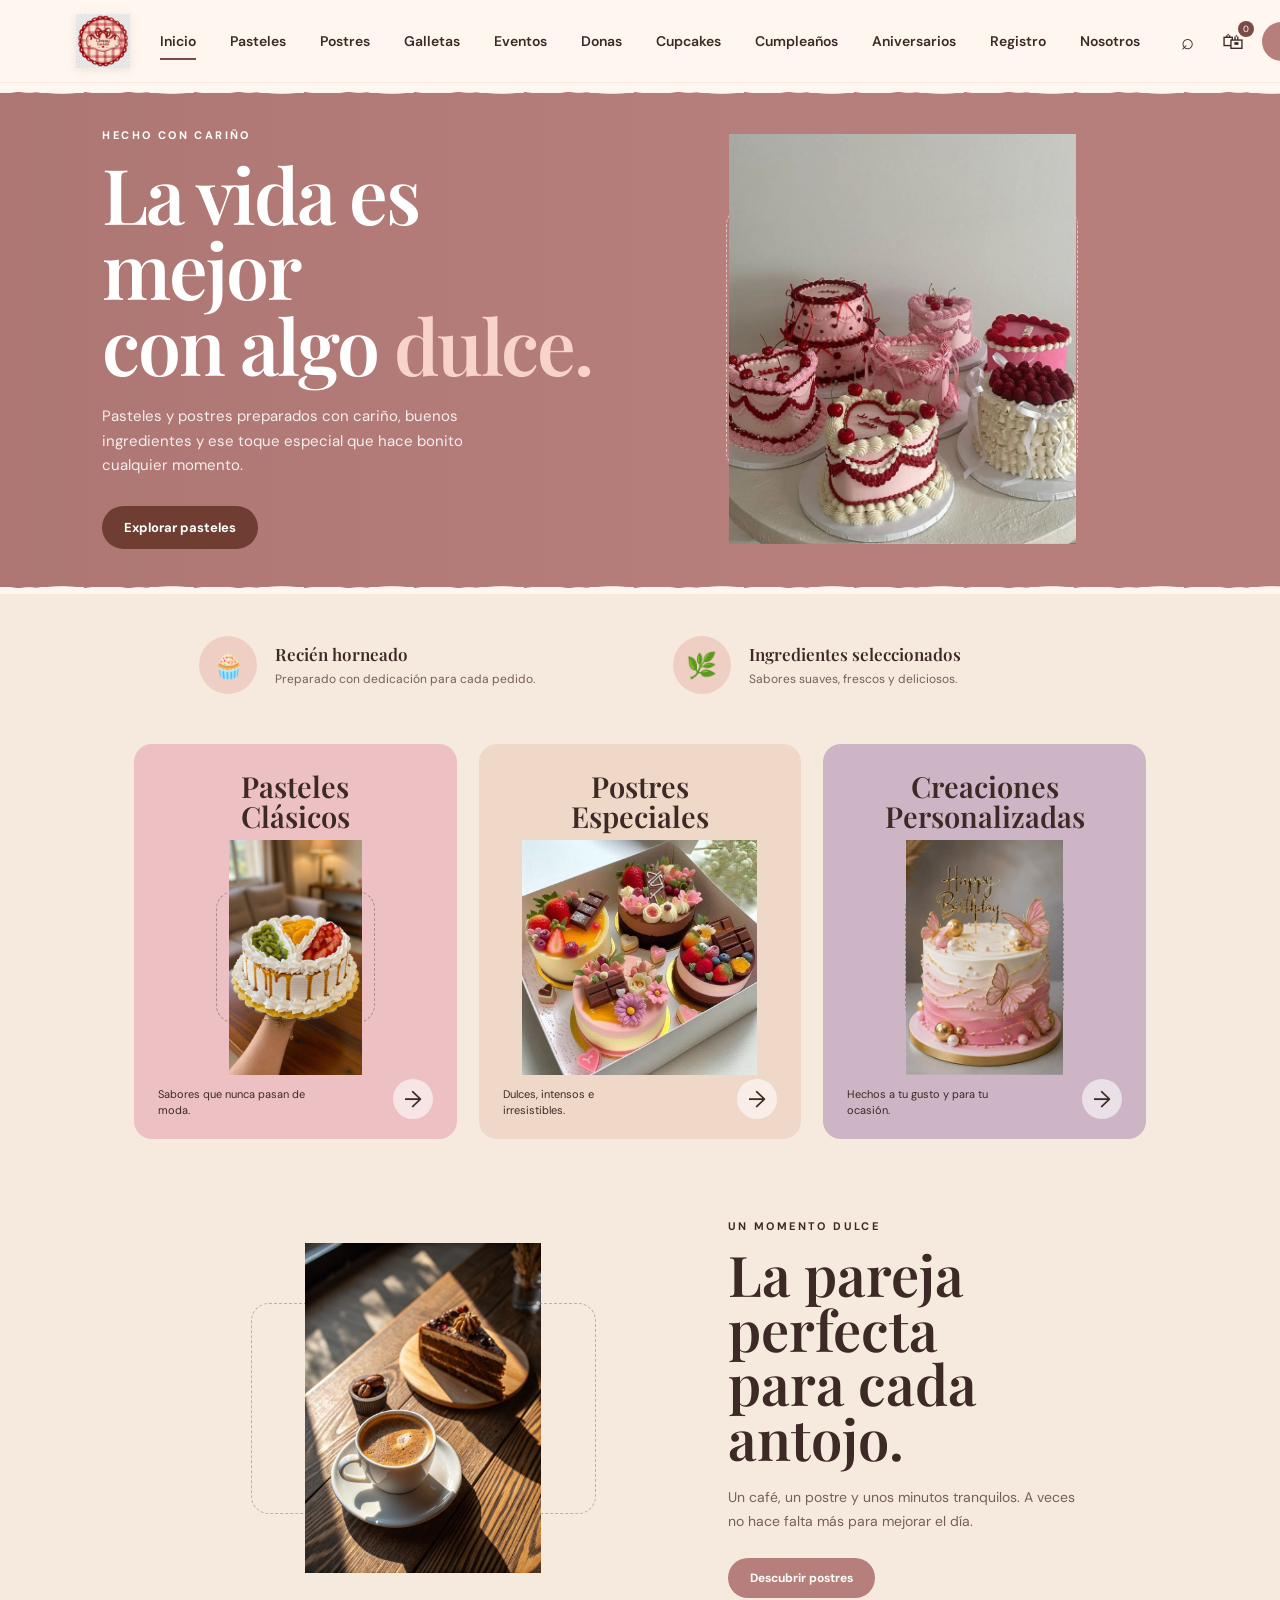
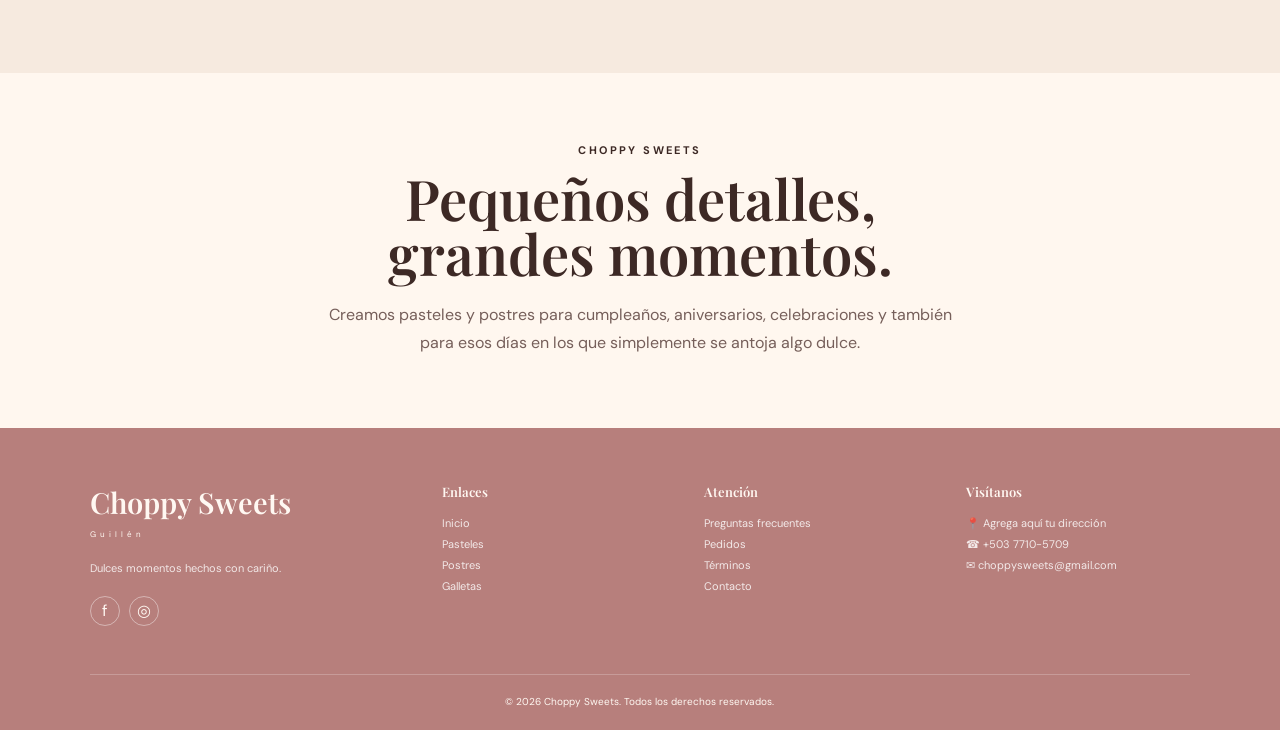
<file: index.html>
<!DOCTYPE html>
<html lang="es">
<head>
  <meta charset="UTF-8">
  <meta name="viewport" content="width=device-width, initial-scale=1.0">
  <title>Choppy Sweets</title>
  <link rel="icon" type="image/png" href="logo-choppy-sweets.jfif">

  <link rel="preconnect" href="https://fonts.googleapis.com">
  <link rel="preconnect" href="https://fonts.gstatic.com" crossorigin>
  <link href="https://fonts.googleapis.com/css2?family=DM+Sans:wght@400;500;600;700&family=Playfair+Display:wght@500;600;700&display=swap" rel="stylesheet">

  <link rel="stylesheet" href="style.css">
</head>
<body>

  <!-- =========================
       ENCABEZADO
  ========================== -->
  <header class="topbar">
    <a href="index.html" class="brand">
      <img src="logo-choppy-sweets.jfif" alt="Choppy Sweets" onerror="this.style.display='none'; this.nextElementSibling.style.display='block';">
      <span class="brand-fallback">Choppy Sweets<small>BAKERY</small></span>
    </a>

    <button class="menu-btn" id="menuBtn" aria-label="Abrir menú">☰</button>

    <nav class="nav" id="nav">
      <a href="../index.html" class="active">Inicio</a>
        <a href="pasteles/pasteles.html">Pasteles</a>
      <a href="postres/postres.html">Postres</a>
      <a href="galletas/galletas.html">Galletas</a>
      <a href="eventos/eventos.html">Eventos</a>
      <a href="donas/donas.html">Donas</a>
      <a href="cupcakes/cupcakes.html">Cupcakes</a>
      <a href="cumpleaños/cumpleaños.html">Cumpleaños</a>
      <a href="aniversarios/aniversarios.html">Aniversarios</a>
      <a href="registro/registro.html">Registro</a>
      <a href="#nosotros">Nosotros</a>
    </nav>

    <div class="header-actions">
      <button class="icon-btn" aria-label="Buscar" id="searchBtn">⌕</button>
      <a class="icon-btn cart cart-link" href="carrito/carrito.html" aria-label="Abrir carrito">🛍
        <span id="cartCount">0</span>
      </a>
      <a href="contacto/contacto.html" class="order-btn">Ordenar</a>
    </div>
  </header>

  <!-- =========================
       HERO
  ========================== -->
  <section class="hero">
    <div class="brush brush-top"></div>
    <div class="hero-copy">
      <span class="mini">HECHO CON CARIÑO</span>
      <h1>La vida es mejor<br>con algo <em>dulce.</em></h1>
      <p>
        Pasteles y postres preparados con cariño,
        buenos ingredientes y ese toque especial
        que hace bonito cualquier momento.
      </p>
      <a href="logo-choppy-sweets.jfif" class="primary-btn">Explorar pasteles</a>
    </div>

    <div class="hero-image">
      <img src="logo_de_pasteles.jfif" alt="Pastel de Choppy Sweets">
      <span class="placeholder">Pon aquí<br><b>hero-cupcake.jpg</b></span>
    </div>
    <div class="brush brush-bottom"></div>
  </section>

  <!-- =========================
       BENEFICIOS
  ========================== -->
  <section class="benefits">
    <article>
      <div class="benefit-icon">🧁</div>
      <div>
        <h3>Recién horneado</h3>
        <p>Preparado con dedicación para cada pedido.</p>
      </div>
    </article>

    <article>
      <div class="benefit-icon">🌿</div>
      <div>
        <h3>Ingredientes seleccionados</h3>
        <p>Sabores suaves, frescos y deliciosos.</p>
      </div>
    </article>
  </section>

  <!-- =========================
       COLECCIONES
  ========================== -->
  <section class="collections">
    <article class="collection-card rose">
      <h2>Pasteles<br>Clásicos</h2>
      <div class="collection-image">
        <img src="pastel_clasico.jfif" alt="Pastel clásico">
        <span class="placeholder">pastel-clasico.jpg</span>
      </div>
      <footer>
        <p>Sabores que nunca pasan de moda.</p>
        <a href="pasteles/pasteles.html">→</a>
      </footer>
    </article>

    <article class="collection-card cream">
      <h2>Postres<br>Especiales</h2>
      <div class="collection-image">
        <img src="postres_personalizados.jfif" alt="Postre de chocolate">
        <span class="placeholder">postre-chocolate.jpg</span>
      </div>
      <footer>
        <p>Dulces, intensos e irresistibles.</p>
        <a href="postres/postres.html">→</a>
      </footer>
    </article>

    <article class="collection-card lavender">
      <h2>Creaciones<br>Personalizadas</h2>
      <div class="collection-image">
        <img src="pasteles_personalizados.jfif" alt="Pastel personalizado">
        <span class="placeholder">pastel-personalizado.jpg</span>
      </div>
      <footer>
        <p>Hechos a tu gusto y para tu ocasión.</p>
        <a href="aniversarios/aniversarios.html">→</a>
      </footer>
    </article>
  </section>

  <!-- =========================
       CAFÉ + POSTRE
  ========================== -->
  <section class="pairing">
    <div class="pairing-image">
      <img src="cafe_postre.jfif" alt="Taza de café">
      <span class="placeholder">Pon aquí<br><b>cafe.jpg</b></span>
    </div>

    <div class="pairing-copy">
      <span class="mini">UN MOMENTO DULCE</span>
      <h2>La pareja perfecta<br>para cada antojo.</h2>
      <p>
        Un café, un postre y unos minutos tranquilos.
        A veces no hace falta más para mejorar el día.
      </p>
      <a href="postres/postres.html" class="secondary-btn">Descubrir postres</a>
    </div>
  </section>

  <!-- =========================
       NOSOTROS
  ========================== -->
  <section class="about" id="nosotros">
    <span class="mini">CHOPPY SWEETS</span>
    <h2>Pequeños detalles,<br>grandes momentos.</h2>
    <p>
      Creamos pasteles y postres para cumpleaños, aniversarios,
      celebraciones y también para esos días en los que simplemente
      se antoja algo dulce.
    </p>
  </section>
  <!-- =========================
       FOOTER
  ========================== -->
  <footer class="footer">
    <div class="footer-brand">
      <strong>Choppy Sweets</strong>
      <small>Guillén</small>
      <p>Dulces momentos hechos con cariño.</p>
      <div class="socials">
         <a href="https://www.facebook.com/share/19TPrb8zEe/" aria-label="Facebook">f</a>
        <a href="https://www.instagram.com/jeni.ferguillen?stkn=bGZlbGFiYzBqMml3" aria-label="Instagram">◎</a>
      </div>
    </div>

    <div>
      <h4>Enlaces</h4>
      <a href="index.html">Inicio</a>
      <a href="pasteles/pasteles.html">Pasteles</a>
      <a href="postres/postres.html">Postres</a>
      <a href="galletas/galletas.html">Galletas</a>
    </div>

    <div>
      <h4>Atención</h4>
      <a href="#">Preguntas frecuentes</a>
      <a href="#">Pedidos</a>
      <a href="#">Términos</a>
      <a href="contacto/contacto.html">Contacto</a>
    </div>

    <div>
      <h4>Visítanos</h4>
      <p>📍 Agrega aquí tu dirección</p>
      <p>☎ +503 7710-5709</p>
      <p>✉ choppysweets@gmail.com</p>
    </div>

    <div class="copyright">© 2026 Choppy Sweets. Todos los derechos reservados.</div>
  </footer>

  <!-- Buscador sencillo -->
  <div class="search-modal" id="searchModal">
    <div class="search-box">
      <button id="closeSearch" class="close-search">×</button>
      <h3>¿Qué se te antoja?</h3>
      <input type="text" id="searchInput" placeholder="Pasteles, postres, galletas...">
      <div id="searchResults"></div>
    </div>
  </div>

  <script src="script.js"></script>
</body>
</html>
</file>
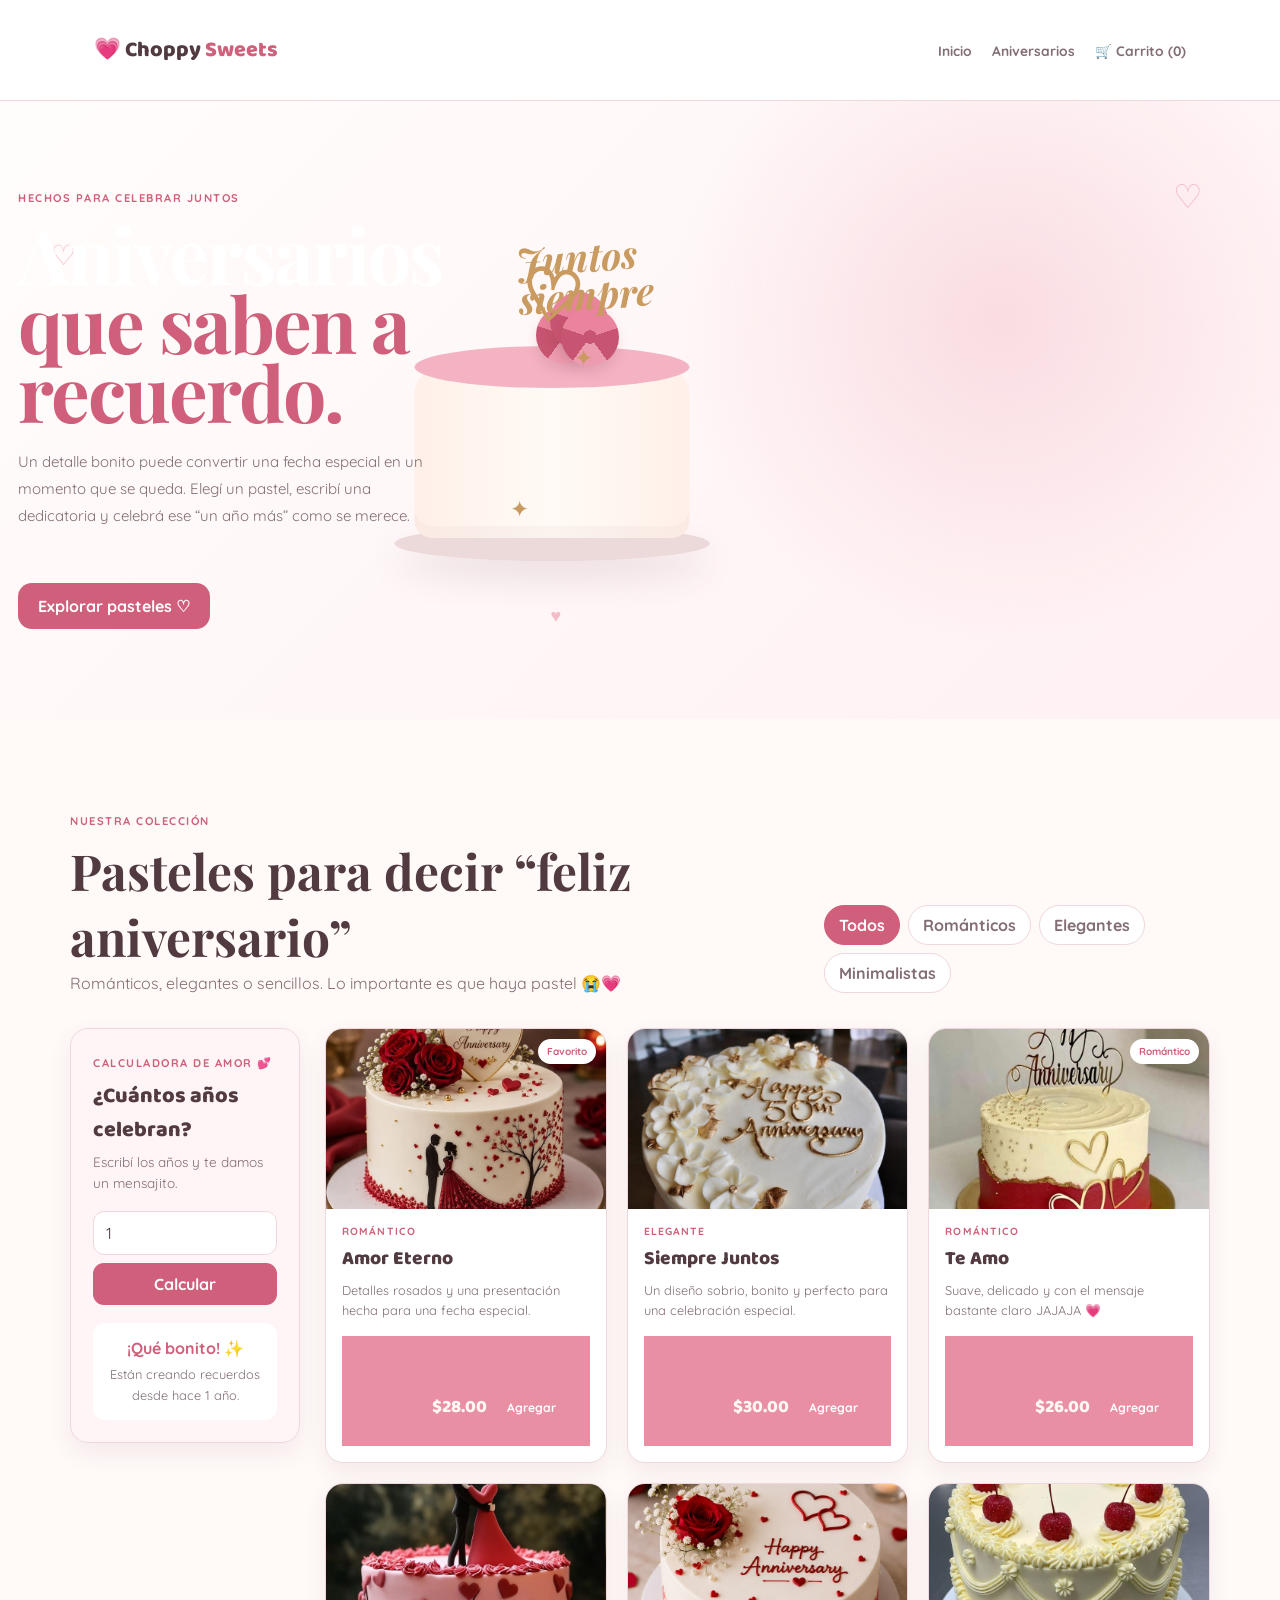
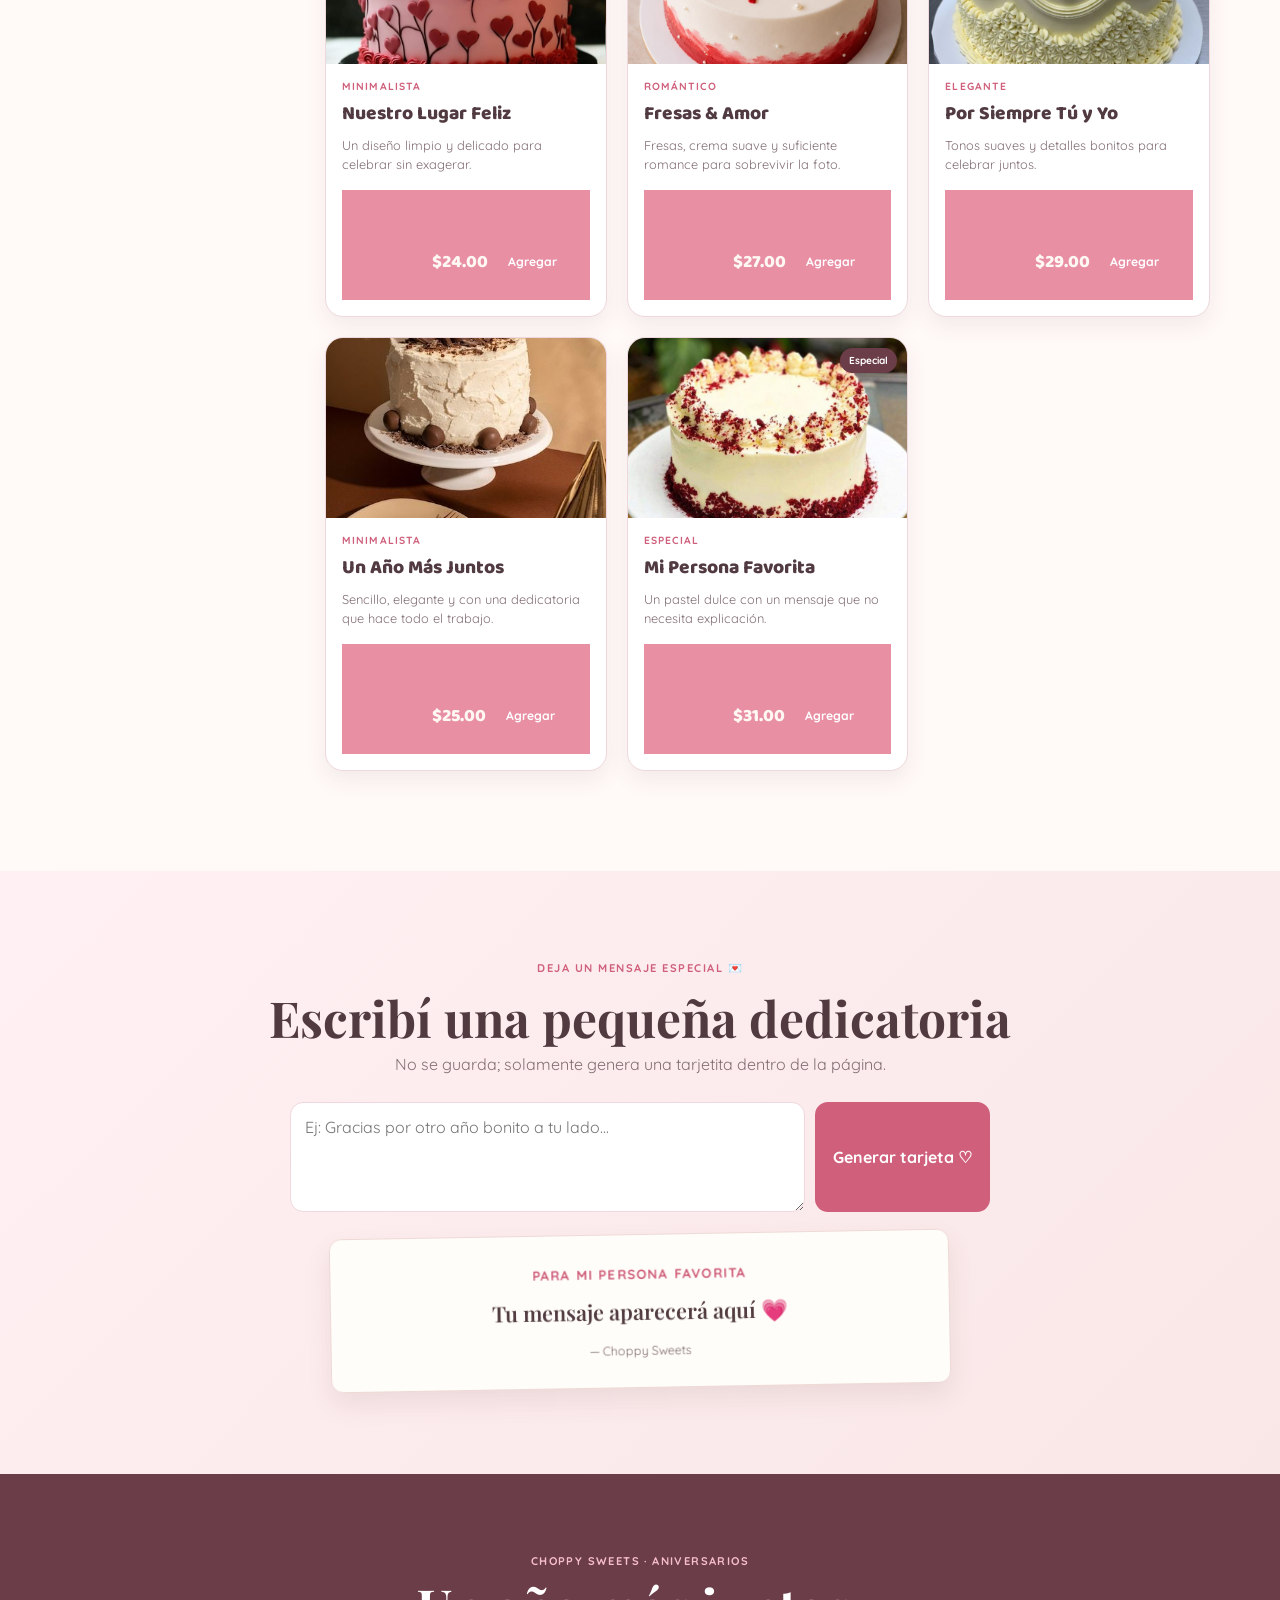
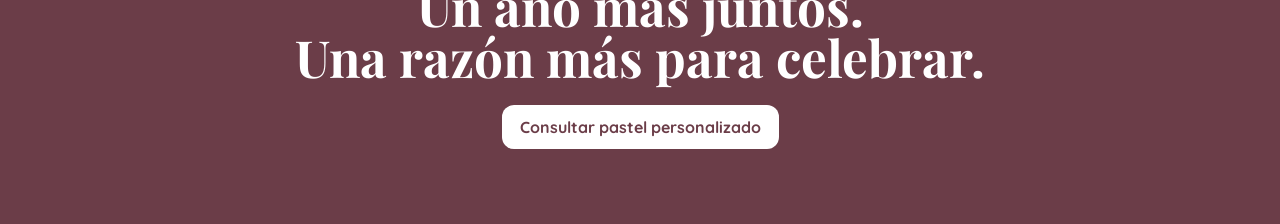
<file: aniversarios/Aniversarios.html>
<!DOCTYPE html>
<html lang="es">
<head>
  <meta charset="UTF-8">
  <meta name="viewport" content="width=device-width, initial-scale=1.0">
  <title>Aniversarios - Choppy Sweets</title>

  <link rel="preconnect" href="https://fonts.googleapis.com">
  <link href="https://fonts.googleapis.com/css2?family=Baloo+2:wght@600;700;800&family=Quicksand:wght@400;500;600;700&family=Playfair+Display:wght@600;700&display=swap" rel="stylesheet">

  <link rel="stylesheet" href="../style.css">
  <link rel="stylesheet" href="Aniversarios.css">
</head>
<body>

<header class="topbar">
  <div class="wrap nav-wrap">
    <a href="../index.html" class="logo">💗 Choppy <span>Sweets</span></a>

    <nav class="nav-links">
      <a href="../index.html">Inicio</a>
      <a href="#coleccion">Aniversarios</a>
      <a href="../carrito/Carrito.html">🛒 Carrito (<b id="cart-count">0</b>)</a>
    </nav>
  </div>
</header>

<section class="hero">
  <div class="floating-heart h1">♡</div>
  <div class="floating-heart h2">♥</div>
  <div class="floating-heart h3">♡</div>

  <div class="wrap hero-grid">
    <div class="hero-copy"> 
      <span class="eyebrow">HECHOS PARA CELEBRAR JUNTOS</span>
      <h1>Aniversarios<br><span>que saben a recuerdo.</span></h1>
      <p>
        Un detalle bonito puede convertir una fecha especial en un momento que se queda.
        Elegí un pastel, escribí una dedicatoria y celebrá ese “un año más” como se merece.
      </p>
      <a href="#coleccion" class="main-btn">Explorar pasteles ♡</a>
    </div>

    <div class="anniversary-art" aria-hidden="true">
      <div class="plate"></div>
      <div class="cake"></div>
      <div class="icing"></div>
      <div class="rose r1"></div>
      <div class="rose r2"></div>
      <div class="rose r3"></div>
      <div class="heart-stick">♡</div>
      <div class="message">Juntos<br>siempre</div>
      <span class="spark s1">✦</span>
      <span class="spark s2">✦</span>
    </div>
  </div>
</section>

<main class="collection-section" id="coleccion">
  <div class="wrap">

    <div class="section-head">
      <div>
        <span class="eyebrow">NUESTRA COLECCIÓN</span>
        <h2>Pasteles para decir “feliz aniversario”</h2>
        <p>Románticos, elegantes o sencillos. Lo importante es que haya pastel 😭💗</p>
      </div>

      <div class="filters">
        <button class="filter active" data-filter="todos">Todos</button>
        <button class="filter" data-filter="romantico">Románticos</button>
        <button class="filter" data-filter="elegante">Elegantes</button>
        <button class="filter" data-filter="minimalista">Minimalistas</button>
      </div>
    </div>

    <div class="main-layout">

      <aside class="love-panel">
        <span class="eyebrow">CALCULADORA DE AMOR 💕</span>
        <h3>¿Cuántos años celebran?</h3>
        <p>Escribí los años y te damos un mensajito.</p>

        <div class="love-control">
          <input id="years-input" type="number" min="1" max="100" value="1">
          <button id="love-btn">Calcular</button>
        </div>

        <div class="love-result" id="love-result">
          <strong>¡Qué bonito! ✨</strong>
          <span>Están creando recuerdos desde hace 1 año.</span>
        </div>
      </aside>

      <div class="cakes-grid">

        <article class="cake-card" data-category="romantico">
          <div class="cake-img">
            <img src="Aniversario1.jfif" alt="Pastel aniversario Amor Eterno">
            <span class="badge">Favorito</span>
          </div>
          <div class="cake-info">
            <small>ROMÁNTICO</small>
            <h3>Amor Eterno</h3>
            <p>Detalles rosados y una presentación hecha para una fecha especial.</p>
            <div class="footer"><strong>$28.00</strong><button class="add" data-name="Amor Eterno" data-id="aniversario-amor-eterno" data-precio="28.00" data-imagen="../Aniversarios/Aniversario1.jfif">Agregar</button></div>
          </div>
        </article>

        <article class="cake-card" data-category="elegante">
          <div class="cake-img"><img src="Aniversario2.jfif" alt="Pastel Siempre Juntos"></div>
          <div class="cake-info">
            <small>ELEGANTE</small>
            <h3>Siempre Juntos</h3>
            <p>Un diseño sobrio, bonito y perfecto para una celebración especial.</p>
            <div class="footer"><strong>$30.00</strong><button class="add" data-name="Siempre Juntos" data-id="aniversario-siempre-juntos" data-precio="30.00" data-imagen="../Aniversarios/Aniversario2.jfif">Agregar</button></div>
          </div>
        </article>

        <article class="cake-card" data-category="romantico">
          <div class="cake-img"><img src="Aniversario3.jfif" alt="Pastel Te Amo"><span class="badge">Romántico</span></div>
          <div class="cake-info">
            <small>ROMÁNTICO</small>
            <h3>Te Amo</h3>
            <p>Suave, delicado y con el mensaje bastante claro JAJAJA 💗</p>
            <div class="footer"><strong>$26.00</strong><button class="add" data-name="Te Amo" data-id="aniversario-te-amo" data-precio="26.00" data-imagen="../Aniversarios/Aniversario3.jfif">Agregar</button></div>
          </div>
        </article>

        <article class="cake-card" data-category="minimalista">
          <div class="cake-img"><img src="Aniversario4.jfif" alt="Pastel Nuestro Lugar Feliz"></div>
          <div class="cake-info">
            <small>MINIMALISTA</small>
            <h3>Nuestro Lugar Feliz</h3>
            <p>Un diseño limpio y delicado para celebrar sin exagerar.</p>
            <div class="footer"><strong>$24.00</strong><button class="add" data-name="Nuestro Lugar Feliz" data-id="aniversario-nuestro-lugar-feliz" data-precio="24.00" data-imagen="../Aniversarios/Aniversario4.jfif">Agregar</button></div>
          </div>
        </article>

        <article class="cake-card" data-category="romantico">
          <div class="cake-img"><img src="Aniversario5.jfif" alt="Pastel Fresas y Amor"></div>
          <div class="cake-info">
            <small>ROMÁNTICO</small>
            <h3>Fresas & Amor</h3>
            <p>Fresas, crema suave y suficiente romance para sobrevivir la foto.</p>
            <div class="footer"><strong>$27.00</strong><button class="add" data-name="Fresas & Amor" data-id="aniversario-fresas-amor" data-precio="27.00" data-imagen="../Aniversarios/Aniversario5.jfif">Agregar</button></div>
          </div>
        </article>

        <article class="cake-card" data-category="elegante">
          <div class="cake-img"><img src="Aniversario6.jfif" alt="Pastel Por Siempre Tú y Yo"></div>
          <div class="cake-info">
            <small>ELEGANTE</small>
            <h3>Por Siempre Tú y Yo</h3>
            <p>Tonos suaves y detalles bonitos para celebrar juntos.</p>
            <div class="footer"><strong>$29.00</strong><button class="add" data-name="Por Siempre Tú y Yo" data-id="aniversario-por-siempre-t-y-yo" data-precio="29.00" data-imagen="../Aniversarios/Aniversario6.jfif">Agregar</button></div>
          </div>
        </article>

        <article class="cake-card" data-category="minimalista">
          <div class="cake-img"><img src="Aniversario7.jfif" alt="Pastel Un Año Más"></div>
          <div class="cake-info">
            <small>MINIMALISTA</small>
            <h3>Un Año Más Juntos</h3>
            <p>Sencillo, elegante y con una dedicatoria que hace todo el trabajo.</p>
            <div class="footer"><strong>$25.00</strong><button class="add" data-name="Un Año Más Juntos" data-id="aniversario-un-a-o-m-s-juntos" data-precio="25.00" data-imagen="../Aniversarios/Aniversario7.jfif">Agregar</button></div>
          </div>
        </article>

        <article class="cake-card" data-category="elegante">
          <div class="cake-img"><img src="Aniversario8.jfif" alt="Pastel Mi Persona Favorita"><span class="badge special">Especial</span></div>
          <div class="cake-info">
            <small>ESPECIAL</small>
            <h3>Mi Persona Favorita</h3>
            <p>Un pastel dulce con un mensaje que no necesita explicación.</p>
            <div class="footer"><strong>$31.00</strong><button class="add" data-name="Mi Persona Favorita" data-id="aniversario-mi-persona-favorita" data-precio="31.00" data-imagen="../Aniversarios/Aniversario8.jfif">Agregar</button></div>
          </div>
        </article>

      </div>
    </div>
  </div>
</main>

<section class="message-section">
  <div class="wrap message-card">
    <div>
      <span class="eyebrow">DEJA UN MENSAJE ESPECIAL 💌</span>
      <h2>Escribí una pequeña dedicatoria</h2>
      <p>No se guarda; solamente genera una tarjetita dentro de la página.</p>
    </div>

    <div class="message-tools">
      <textarea id="message-input" maxlength="130" placeholder="Ej: Gracias por otro año bonito a tu lado..."></textarea>
      <button id="message-btn">Generar tarjeta ♡</button>
    </div>

    <div class="love-letter" id="love-letter">
      <small>PARA MI PERSONA FAVORITA</small>
      <p>Tu mensaje aparecerá aquí 💗</p>
      <span>— Choppy Sweets</span>
    </div>
  </div>
</section>

<section class="final">
  <div class="wrap">
    <span>CHOPPY SWEETS · ANIVERSARIOS</span>
    <h2>Un año más juntos.<br>Una razón más para celebrar.</h2>
    <a href="../Contacto/Contacto.html">Consultar pastel personalizado</a>
  </div>
</section>

<div class="toast" id="toast">Pastel agregado 💗</div>

<script src="Aniversarios.js"></script>
</body>
</html>
</file>
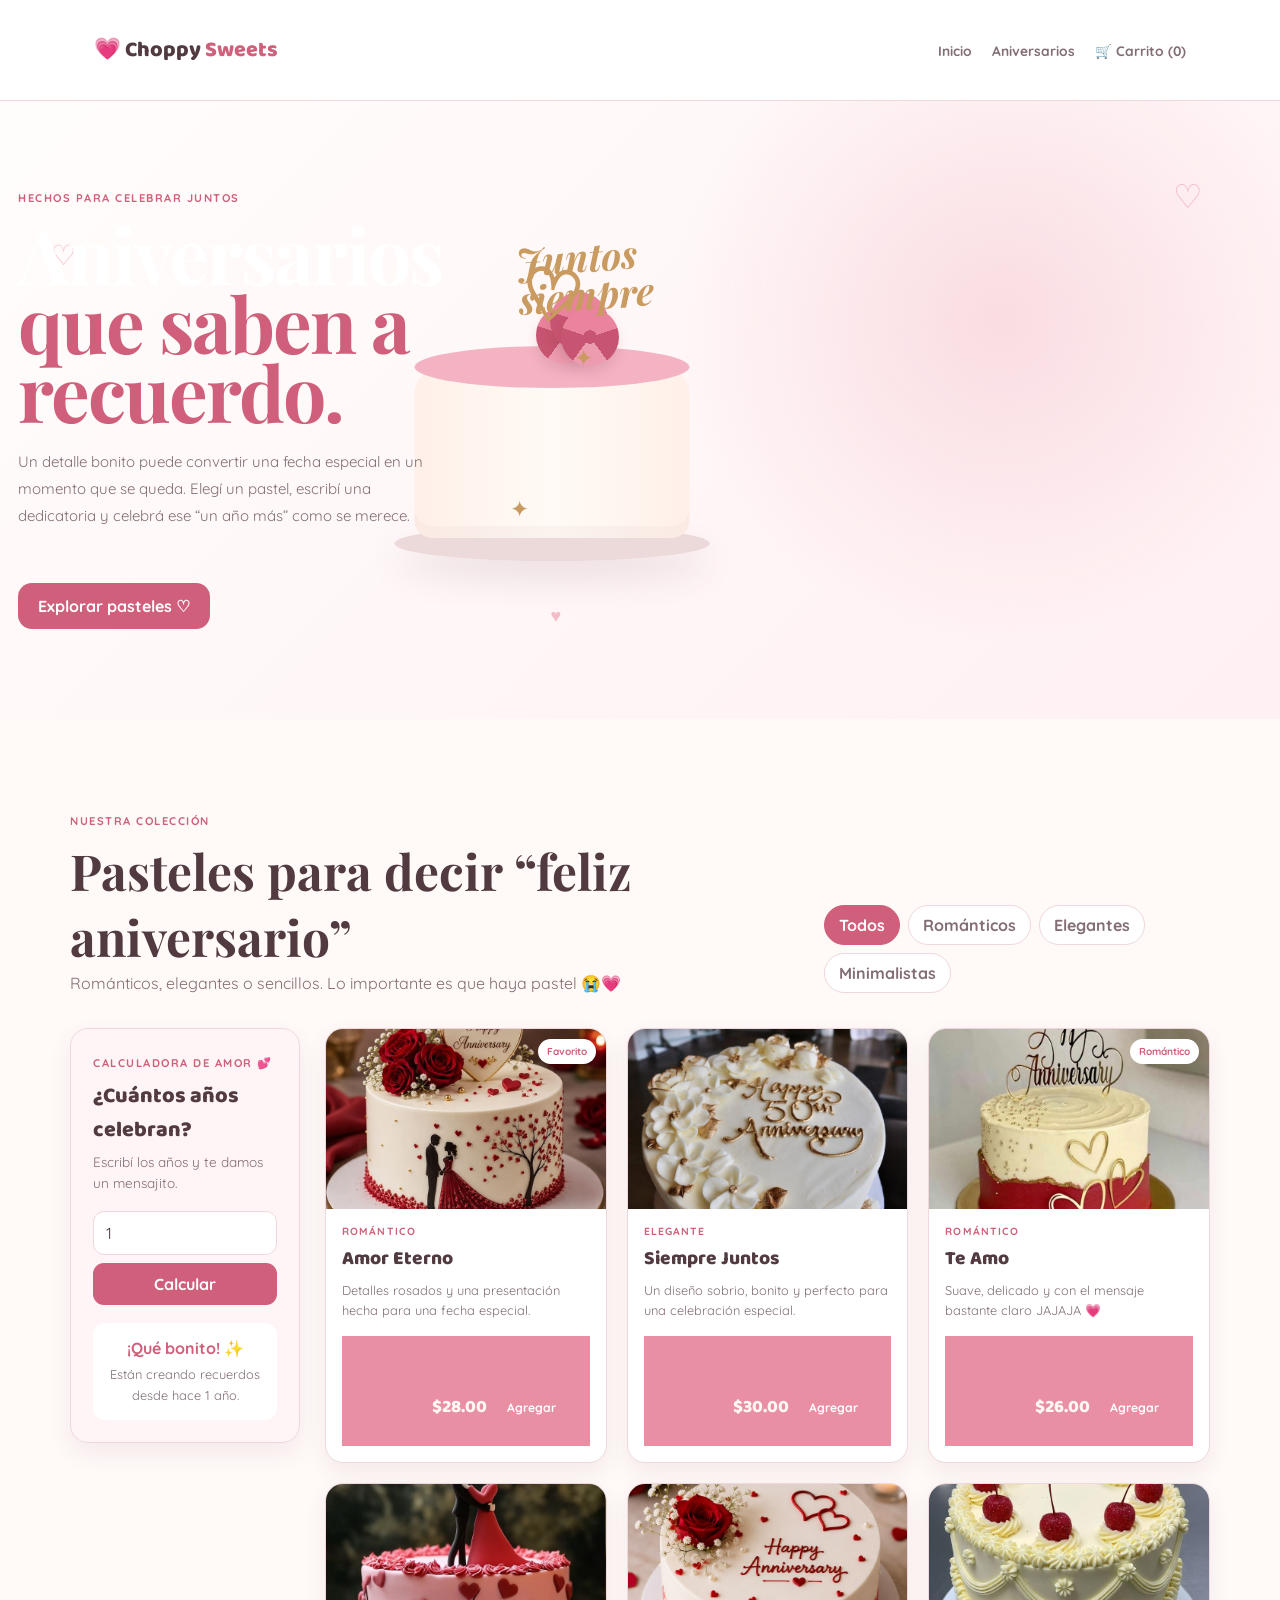
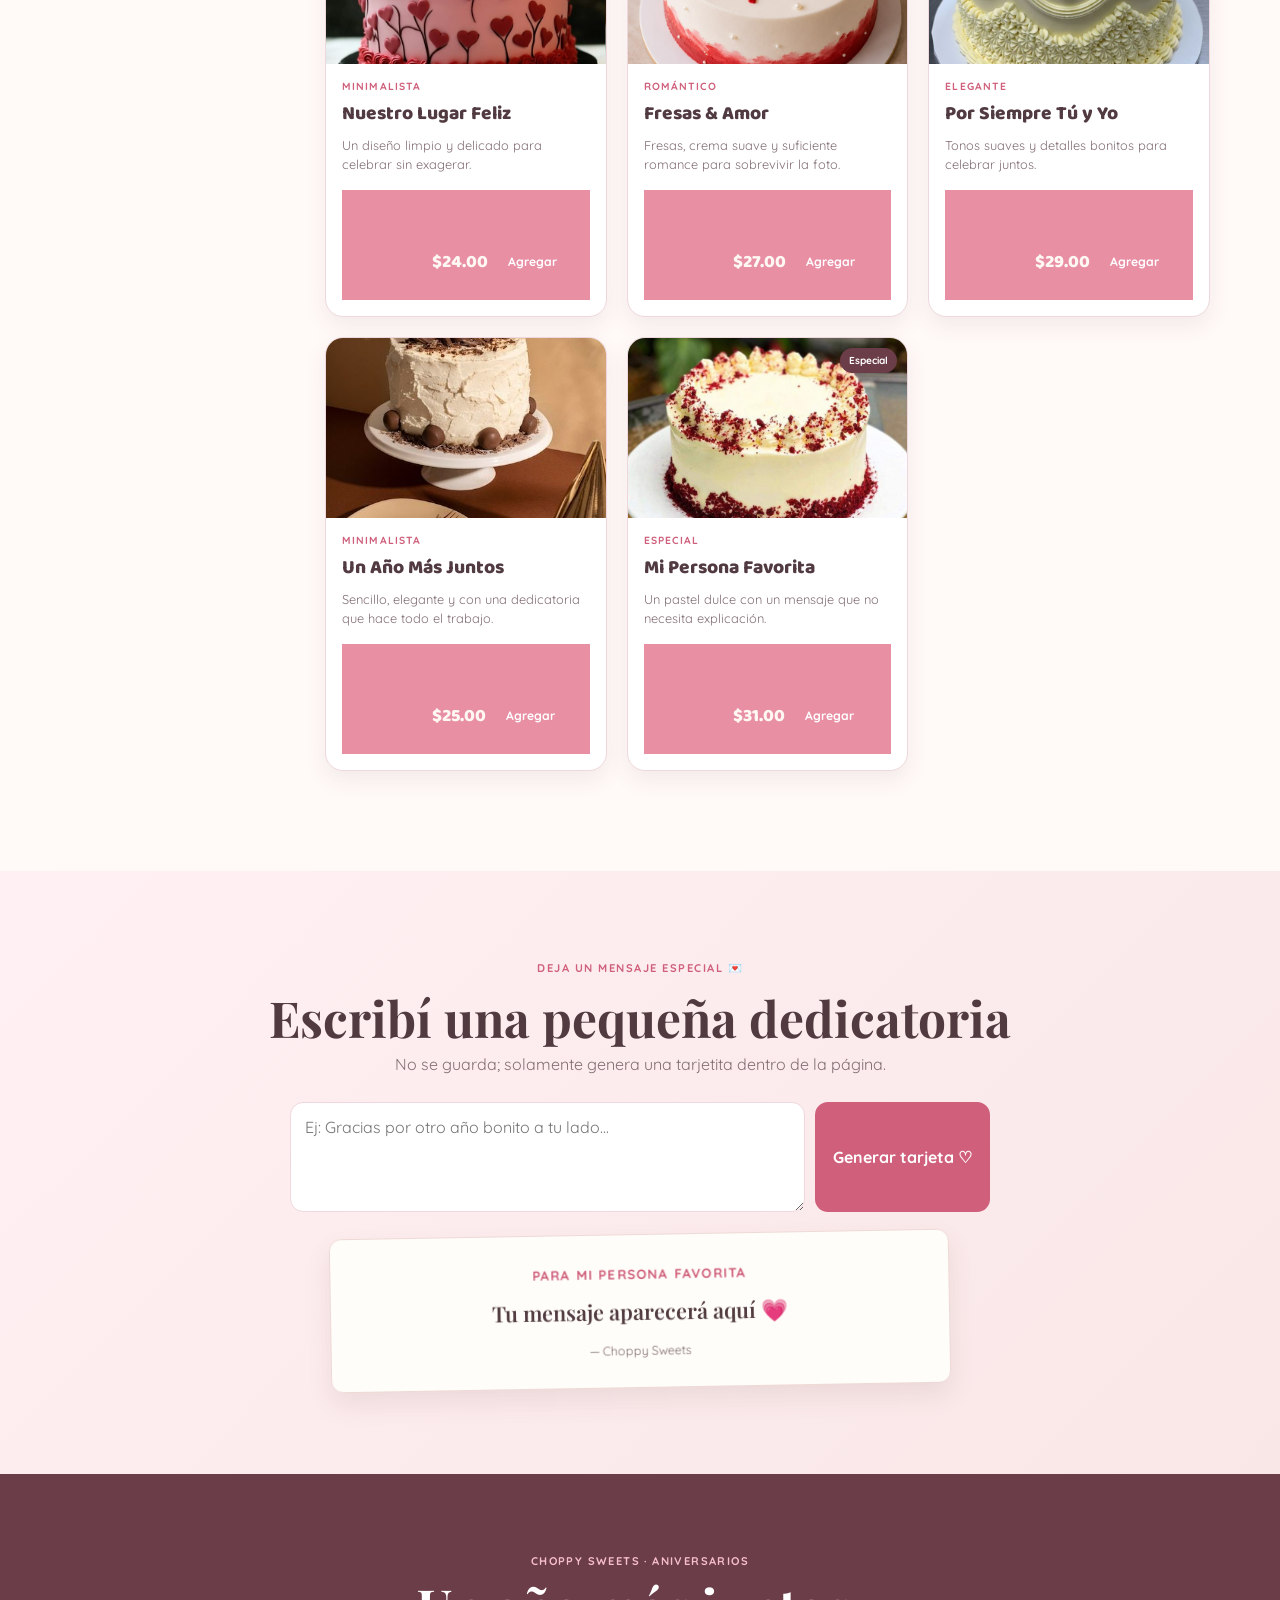
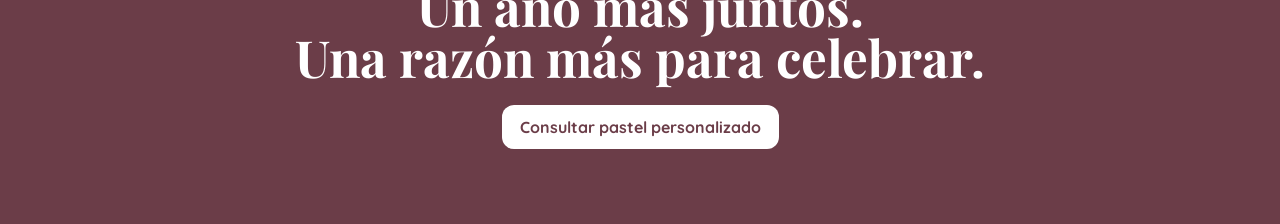
<file: aniversarios/aniversarios.html>
<!DOCTYPE html>
<html lang="es">
<head>
  <meta charset="UTF-8">
  <meta name="viewport" content="width=device-width, initial-scale=1.0">
  <title>Aniversarios - Choppy Sweets</title>

  <link rel="preconnect" href="https://fonts.googleapis.com">
  <link href="https://fonts.googleapis.com/css2?family=Baloo+2:wght@600;700;800&family=Quicksand:wght@400;500;600;700&family=Playfair+Display:wght@600;700&display=swap" rel="stylesheet">

  <link rel="stylesheet" href="../style.css">
  <link rel="stylesheet" href="aniversarios.css">
</head>
<body>

<header class="topbar">
  <div class="wrap nav-wrap">
    <a href="../index.html" class="logo">💗 Choppy <span>Sweets</span></a>

    <nav class="nav-links">
      <a href="../index.html">Inicio</a>
      <a href="#coleccion">Aniversarios</a>
      <a href="../carrito/carrito.html">🛒 Carrito (<b id="cart-count">0</b>)</a>
    </nav>
  </div>
</header>

<section class="hero">
  <div class="floating-heart h1">♡</div>
  <div class="floating-heart h2">♥</div>
  <div class="floating-heart h3">♡</div>

  <div class="wrap hero-grid">
    <div class="hero-copy"> 
      <span class="eyebrow">HECHOS PARA CELEBRAR JUNTOS</span>
      <h1>Aniversarios<br><span>que saben a recuerdo.</span></h1>
      <p>
        Un detalle bonito puede convertir una fecha especial en un momento que se queda.
        Elegí un pastel, escribí una dedicatoria y celebrá ese “un año más” como se merece.
      </p>
      <a href="#coleccion" class="main-btn">Explorar pasteles ♡</a>
    </div>

    <div class="anniversary-art" aria-hidden="true">
      <div class="plate"></div>
      <div class="cake"></div>
      <div class="icing"></div>
      <div class="rose r1"></div>
      <div class="rose r2"></div>
      <div class="rose r3"></div>
      <div class="heart-stick">♡</div>
      <div class="message">Juntos<br>siempre</div>
      <span class="spark s1">✦</span>
      <span class="spark s2">✦</span>
    </div>
  </div>
</section>

<main class="collection-section" id="coleccion">
  <div class="wrap">

    <div class="section-head">
      <div>
        <span class="eyebrow">NUESTRA COLECCIÓN</span>
        <h2>Pasteles para decir “feliz aniversario”</h2>
        <p>Románticos, elegantes o sencillos. Lo importante es que haya pastel 😭💗</p>
      </div>

      <div class="filters">
        <button class="filter active" data-filter="todos">Todos</button>
        <button class="filter" data-filter="romantico">Románticos</button>
        <button class="filter" data-filter="elegante">Elegantes</button>
        <button class="filter" data-filter="minimalista">Minimalistas</button>
      </div>
    </div>

    <div class="main-layout">

      <aside class="love-panel">
        <span class="eyebrow">CALCULADORA DE AMOR 💕</span>
        <h3>¿Cuántos años celebran?</h3>
        <p>Escribí los años y te damos un mensajito.</p>

        <div class="love-control">
          <input id="years-input" type="number" min="1" max="100" value="1">
          <button id="love-btn">Calcular</button>
        </div>

        <div class="love-result" id="love-result">
          <strong>¡Qué bonito! ✨</strong>
          <span>Están creando recuerdos desde hace 1 año.</span>
        </div>
      </aside>

      <div class="cakes-grid">

        <article class="cake-card" data-category="romantico">
          <div class="cake-img">
            <img src="aniversario1.jfif" alt="Pastel aniversario Amor Eterno">
            <span class="badge">Favorito</span>
          </div>
          <div class="cake-info">
            <small>ROMÁNTICO</small>
            <h3>Amor Eterno</h3>
            <p>Detalles rosados y una presentación hecha para una fecha especial.</p>
            <div class="footer"><strong>$28.00</strong><button class="add" data-name="Amor Eterno" data-id="aniversario-amor-eterno" data-precio="28.00" data-imagen="../aniversarios/aniversario1.jfif">Agregar</button></div>
          </div>
        </article>

        <article class="cake-card" data-category="elegante">
          <div class="cake-img"><img src="aniversario2.jfif" alt="Pastel Siempre Juntos"></div>
          <div class="cake-info">
            <small>ELEGANTE</small>
            <h3>Siempre Juntos</h3>
            <p>Un diseño sobrio, bonito y perfecto para una celebración especial.</p>
            <div class="footer"><strong>$30.00</strong><button class="add" data-name="Siempre Juntos" data-id="aniversario-siempre-juntos" data-precio="30.00" data-imagen="../aniversarios/aniversario2.jfif">Agregar</button></div>
          </div>
        </article>

        <article class="cake-card" data-category="romantico">
          <div class="cake-img"><img src="aniversario3.jfif" alt="Pastel Te Amo"><span class="badge">Romántico</span></div>
          <div class="cake-info">
            <small>ROMÁNTICO</small>
            <h3>Te Amo</h3>
            <p>Suave, delicado y con el mensaje bastante claro JAJAJA 💗</p>
            <div class="footer"><strong>$26.00</strong><button class="add" data-name="Te Amo" data-id="aniversario-te-amo" data-precio="26.00" data-imagen="../aniversarios/aniversario3.jfif">Agregar</button></div>
          </div>
        </article>

        <article class="cake-card" data-category="minimalista">
          <div class="cake-img"><img src="aniversario4.jfif" alt="Pastel Nuestro Lugar Feliz"></div>
          <div class="cake-info">
            <small>MINIMALISTA</small>
            <h3>Nuestro Lugar Feliz</h3>
            <p>Un diseño limpio y delicado para celebrar sin exagerar.</p>
            <div class="footer"><strong>$24.00</strong><button class="add" data-name="Nuestro Lugar Feliz" data-id="aniversario-nuestro-lugar-feliz" data-precio="24.00" data-imagen="../aniversarios/aniversario4.jfif">Agregar</button></div>
          </div>
        </article>

        <article class="cake-card" data-category="romantico">
          <div class="cake-img"><img src="aniversario5.jfif" alt="Pastel Fresas y Amor"></div>
          <div class="cake-info">
            <small>ROMÁNTICO</small>
            <h3>Fresas & Amor</h3>
            <p>Fresas, crema suave y suficiente romance para sobrevivir la foto.</p>
            <div class="footer"><strong>$27.00</strong><button class="add" data-name="Fresas & Amor" data-id="aniversario-fresas-amor" data-precio="27.00" data-imagen="../aniversarios/aniversario5.jfif">Agregar</button></div>
          </div>
        </article>

        <article class="cake-card" data-category="elegante">
          <div class="cake-img"><img src="aniversario6.jfif" alt="Pastel Por Siempre Tú y Yo"></div>
          <div class="cake-info">
            <small>ELEGANTE</small>
            <h3>Por Siempre Tú y Yo</h3>
            <p>Tonos suaves y detalles bonitos para celebrar juntos.</p>
            <div class="footer"><strong>$29.00</strong><button class="add" data-name="Por Siempre Tú y Yo" data-id="aniversario-por-siempre-t-y-yo" data-precio="29.00" data-imagen="../aniversarios/aniversario6.jfif">Agregar</button></div>
          </div>
        </article>

        <article class="cake-card" data-category="minimalista">
          <div class="cake-img"><img src="aniversario7.jfif" alt="Pastel Un Año Más"></div>
          <div class="cake-info">
            <small>MINIMALISTA</small>
            <h3>Un Año Más Juntos</h3>
            <p>Sencillo, elegante y con una dedicatoria que hace todo el trabajo.</p>
            <div class="footer"><strong>$25.00</strong><button class="add" data-name="Un Año Más Juntos" data-id="aniversario-un-a-o-m-s-juntos" data-precio="25.00" data-imagen="../aniversarios/aniversario7.jfif">Agregar</button></div>
          </div>
        </article>

        <article class="cake-card" data-category="elegante">
          <div class="cake-img"><img src="aniversario8.jfif" alt="Pastel Mi Persona Favorita"><span class="badge special">Especial</span></div>
          <div class="cake-info">
            <small>ESPECIAL</small>
            <h3>Mi Persona Favorita</h3>
            <p>Un pastel dulce con un mensaje que no necesita explicación.</p>
            <div class="footer"><strong>$31.00</strong><button class="add" data-name="Mi Persona Favorita" data-id="aniversario-mi-persona-favorita" data-precio="31.00" data-imagen="../aniversarios/aniversario8.jfif">Agregar</button></div>
          </div>
        </article>

      </div>
    </div>
  </div>
</main>

<section class="message-section">
  <div class="wrap message-card">
    <div>
      <span class="eyebrow">DEJA UN MENSAJE ESPECIAL 💌</span>
      <h2>Escribí una pequeña dedicatoria</h2>
      <p>No se guarda; solamente genera una tarjetita dentro de la página.</p>
    </div>

    <div class="message-tools">
      <textarea id="message-input" maxlength="130" placeholder="Ej: Gracias por otro año bonito a tu lado..."></textarea>
      <button id="message-btn">Generar tarjeta ♡</button>
    </div>

    <div class="love-letter" id="love-letter">
      <small>PARA MI PERSONA FAVORITA</small>
      <p>Tu mensaje aparecerá aquí 💗</p>
      <span>— Choppy Sweets</span>
    </div>
  </div>
</section>

<section class="final">
  <div class="wrap">
    <span>CHOPPY SWEETS · ANIVERSARIOS</span>
    <h2>Un año más juntos.<br>Una razón más para celebrar.</h2>
    <a href="../contacto/contacto.html">Consultar pastel personalizado</a>
  </div>
</section>

<div class="toast" id="toast">Pastel agregado 💗</div>

<script src="aniversarios.js"></script>
</body>
</html>
</file>
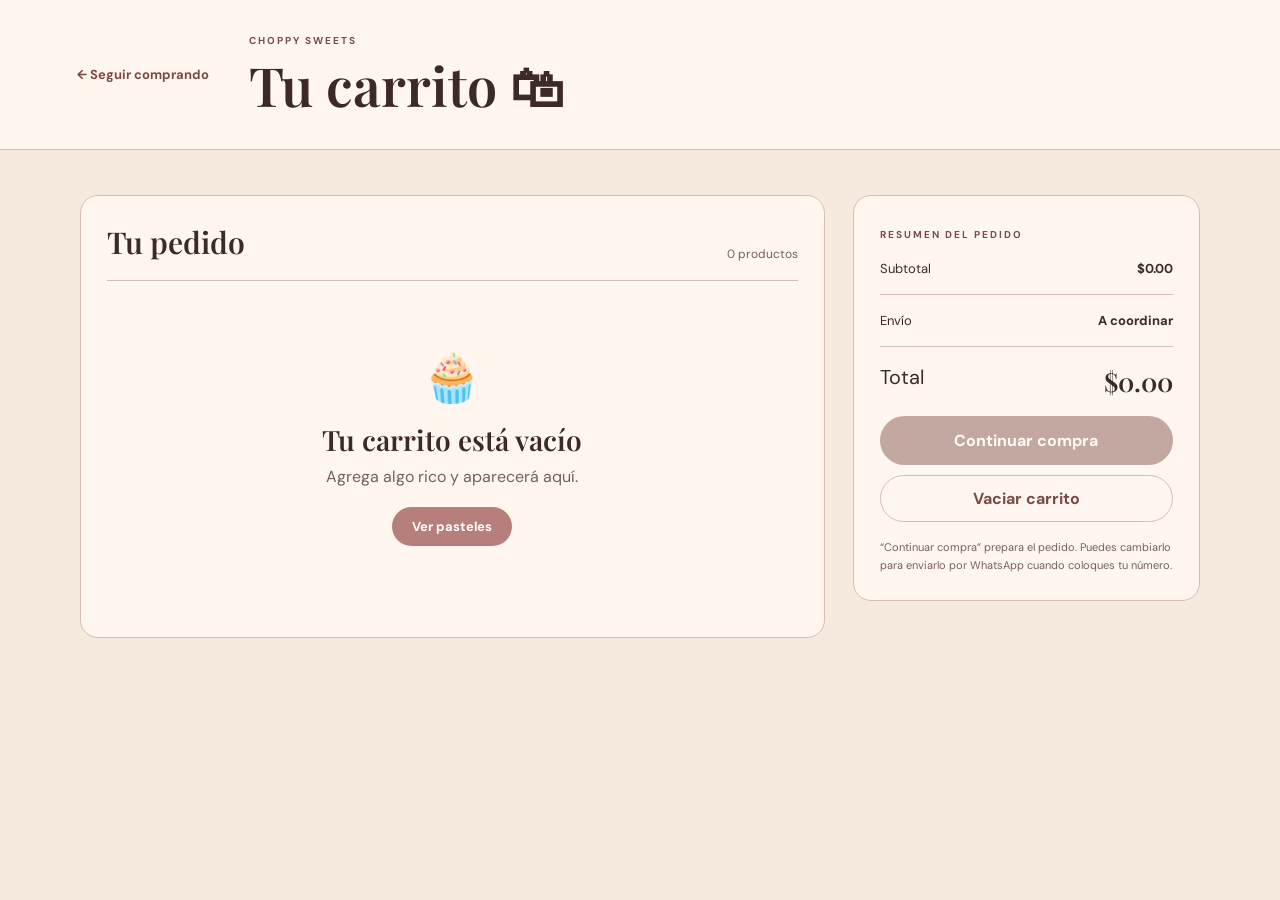
<file: carrito/Carrito.html>
<!DOCTYPE html>
<html lang="es">
<head>
  <meta charset="UTF-8">
  <meta name="viewport" content="width=device-width, initial-scale=1.0">
  <title>Mi carrito | Choppy Sweets</title>
  <link rel="preconnect" href="https://fonts.googleapis.com">
  <link rel="preconnect" href="https://fonts.gstatic.com" crossorigin>
  <link href="https://fonts.googleapis.com/css2?family=DM+Sans:wght@400;500;600;700&family=Playfair+Display:wght@500;600;700&display=swap" rel="stylesheet">
  <link rel="stylesheet" href="Carrito.css">
</head>
<body>

<header class="cart-header">
  <a href="../index.html" class="back">← Seguir comprando</a>
  <div>
    <span>CHOPPY SWEETS</span>
    <h1>Tu carrito 🛍</h1>
  </div>
</header>

<main class="cart-layout">
  <section class="cart-products">
    <div class="section-title">
      <h2>Tu pedido</h2>
      <span id="productCount">0 productos</span>
    </div>

    <div id="cartItems"></div>

    <div class="empty-cart" id="emptyCart">
      <div>🧁</div>
      <h2>Tu carrito está vacío</h2>
      <p>Agrega algo rico y aparecerá aquí.</p>
      <a href="../Pasteles/Pasteles.html">Ver pasteles</a>
    </div>
  </section>

  <aside class="summary" id="summary">
    <span class="mini">RESUMEN DEL PEDIDO</span>
    <div class="summary-row">
      <span>Subtotal</span>
      <strong>$<span id="subtotal">0.00</span></strong>
    </div>
    <div class="summary-row">
      <span>Envío</span>
      <strong>A coordinar</strong>
    </div>
    <div class="summary-total">
      <span>Total</span>
      <strong>$<span id="total">0.00</span></strong>
    </div>

    <button id="buyBtn" class="buy-btn">Continuar compra</button>
    <button id="clearBtn" class="clear-btn">Vaciar carrito</button>

    <p class="note">
      “Continuar compra” prepara el pedido. Puedes cambiarlo para enviarlo
      por WhatsApp cuando coloques tu número.
    </p>
  </aside>
</main>

<div class="checkout-modal" id="checkoutModal" aria-hidden="true">
  <div class="checkout-box">
    <button class="close" id="closeCheckout">×</button>
    <span class="mini">CASI LISTO ✨</span>
    <h2>Confirmar pedido</h2>
    <p>Revisa tus productos antes de enviarlos.</p>
    <div id="checkoutProducts"></div>
    <div class="checkout-total">Total: <strong>$<span id="checkoutTotal">0.00</span></strong></div>
    <button id="whatsappBtn" class="buy-btn">Enviar pedido por WhatsApp</button>
    <small>Cambia el número de WhatsApp en Carrito.js.</small>
  </div>
</div>

<script src="Carrito.js"></script>
</body>
</html>
</file>
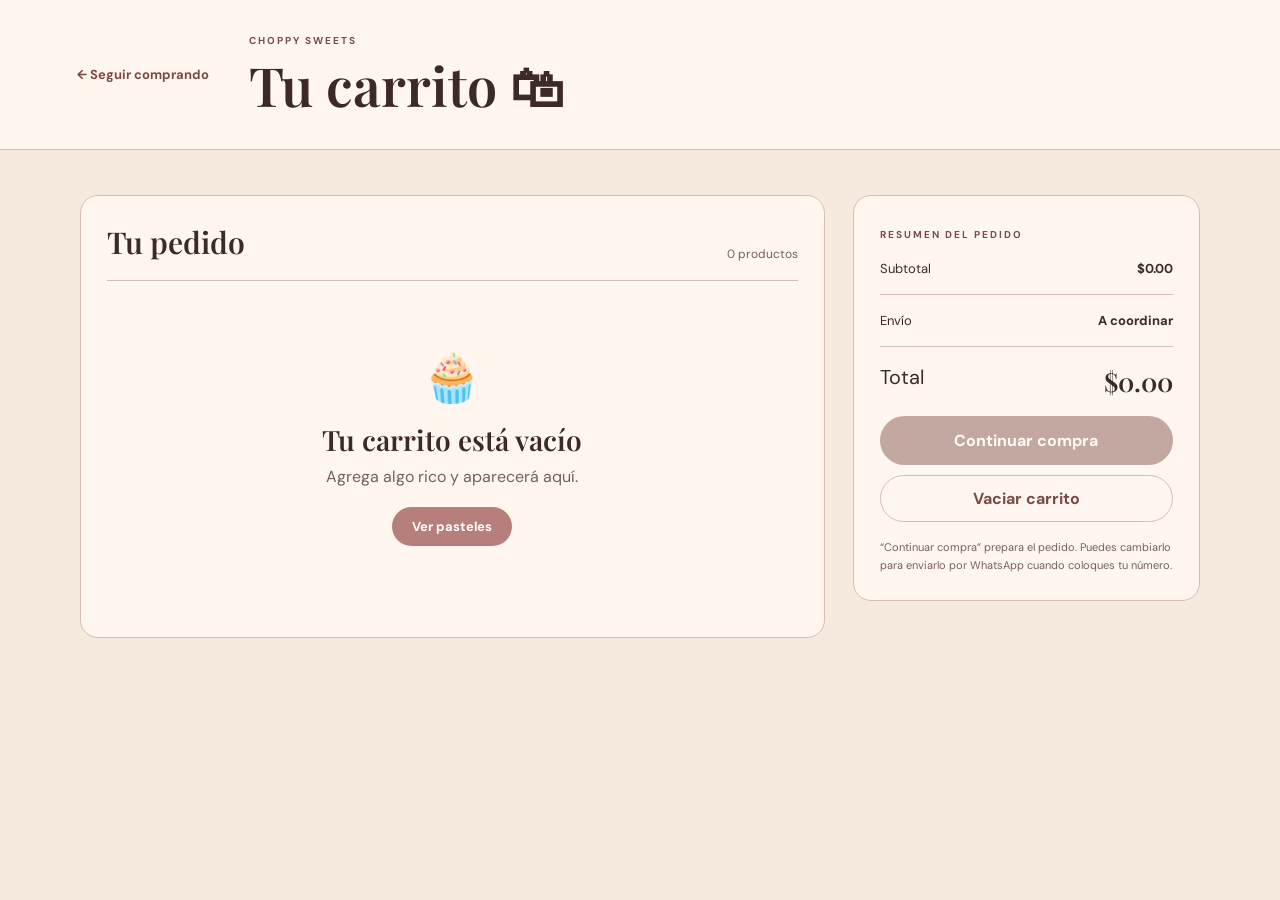
<file: carrito/carrito.html>
<!DOCTYPE html>
<html lang="es">
<head>
  <meta charset="UTF-8">
  <meta name="viewport" content="width=device-width, initial-scale=1.0">
  <title>Mi carrito | Choppy Sweets</title>
  <link rel="preconnect" href="https://fonts.googleapis.com">
  <link rel="preconnect" href="https://fonts.gstatic.com" crossorigin>
  <link href="https://fonts.googleapis.com/css2?family=DM+Sans:wght@400;500;600;700&family=Playfair+Display:wght@500;600;700&display=swap" rel="stylesheet">
  <link rel="stylesheet" href="carrito.css">
</head>
<body>

<header class="cart-header">
  <a href="../index.html" class="back">← Seguir comprando</a>
  <div>
    <span>CHOPPY SWEETS</span>
    <h1>Tu carrito 🛍</h1>
  </div>
</header>

<main class="cart-layout">
  <section class="cart-products">
    <div class="section-title">
      <h2>Tu pedido</h2>
      <span id="productCount">0 productos</span>
    </div>

    <div id="cartItems"></div>

    <div class="empty-cart" id="emptyCart">
      <div>🧁</div>
      <h2>Tu carrito está vacío</h2>
      <p>Agrega algo rico y aparecerá aquí.</p>
      <a href="../Pasteles/Pasteles.html">Ver pasteles</a>
    </div>
  </section>

  <aside class="summary" id="summary">
    <span class="mini">RESUMEN DEL PEDIDO</span>
    <div class="summary-row">
      <span>Subtotal</span>
      <strong>$<span id="subtotal">0.00</span></strong>
    </div>
    <div class="summary-row">
      <span>Envío</span>
      <strong>A coordinar</strong>
    </div>
    <div class="summary-total">
      <span>Total</span>
      <strong>$<span id="total">0.00</span></strong>
    </div>

    <button id="buyBtn" class="buy-btn">Continuar compra</button>
    <button id="clearBtn" class="clear-btn">Vaciar carrito</button>

    <p class="note">
      “Continuar compra” prepara el pedido. Puedes cambiarlo para enviarlo
      por WhatsApp cuando coloques tu número.
    </p>
  </aside>
</main>

<div class="checkout-modal" id="checkoutModal" aria-hidden="true">
  <div class="checkout-box">
    <button class="close" id="closeCheckout">×</button>
    <span class="mini">CASI LISTO ✨</span>
    <h2>Confirmar pedido</h2>
    <p>Revisa tus productos antes de enviarlos.</p>
    <div id="checkoutProducts"></div>
    <div class="checkout-total">Total: <strong>$<span id="checkoutTotal">0.00</span></strong></div>
    <button id="whatsappBtn" class="buy-btn">Enviar pedido por WhatsApp</button>
    <small>Cambia el número de WhatsApp en Carrito.js.</small>
  </div>
</div>

<script src="carrito.js"></script>
</body>
</html>
</file>
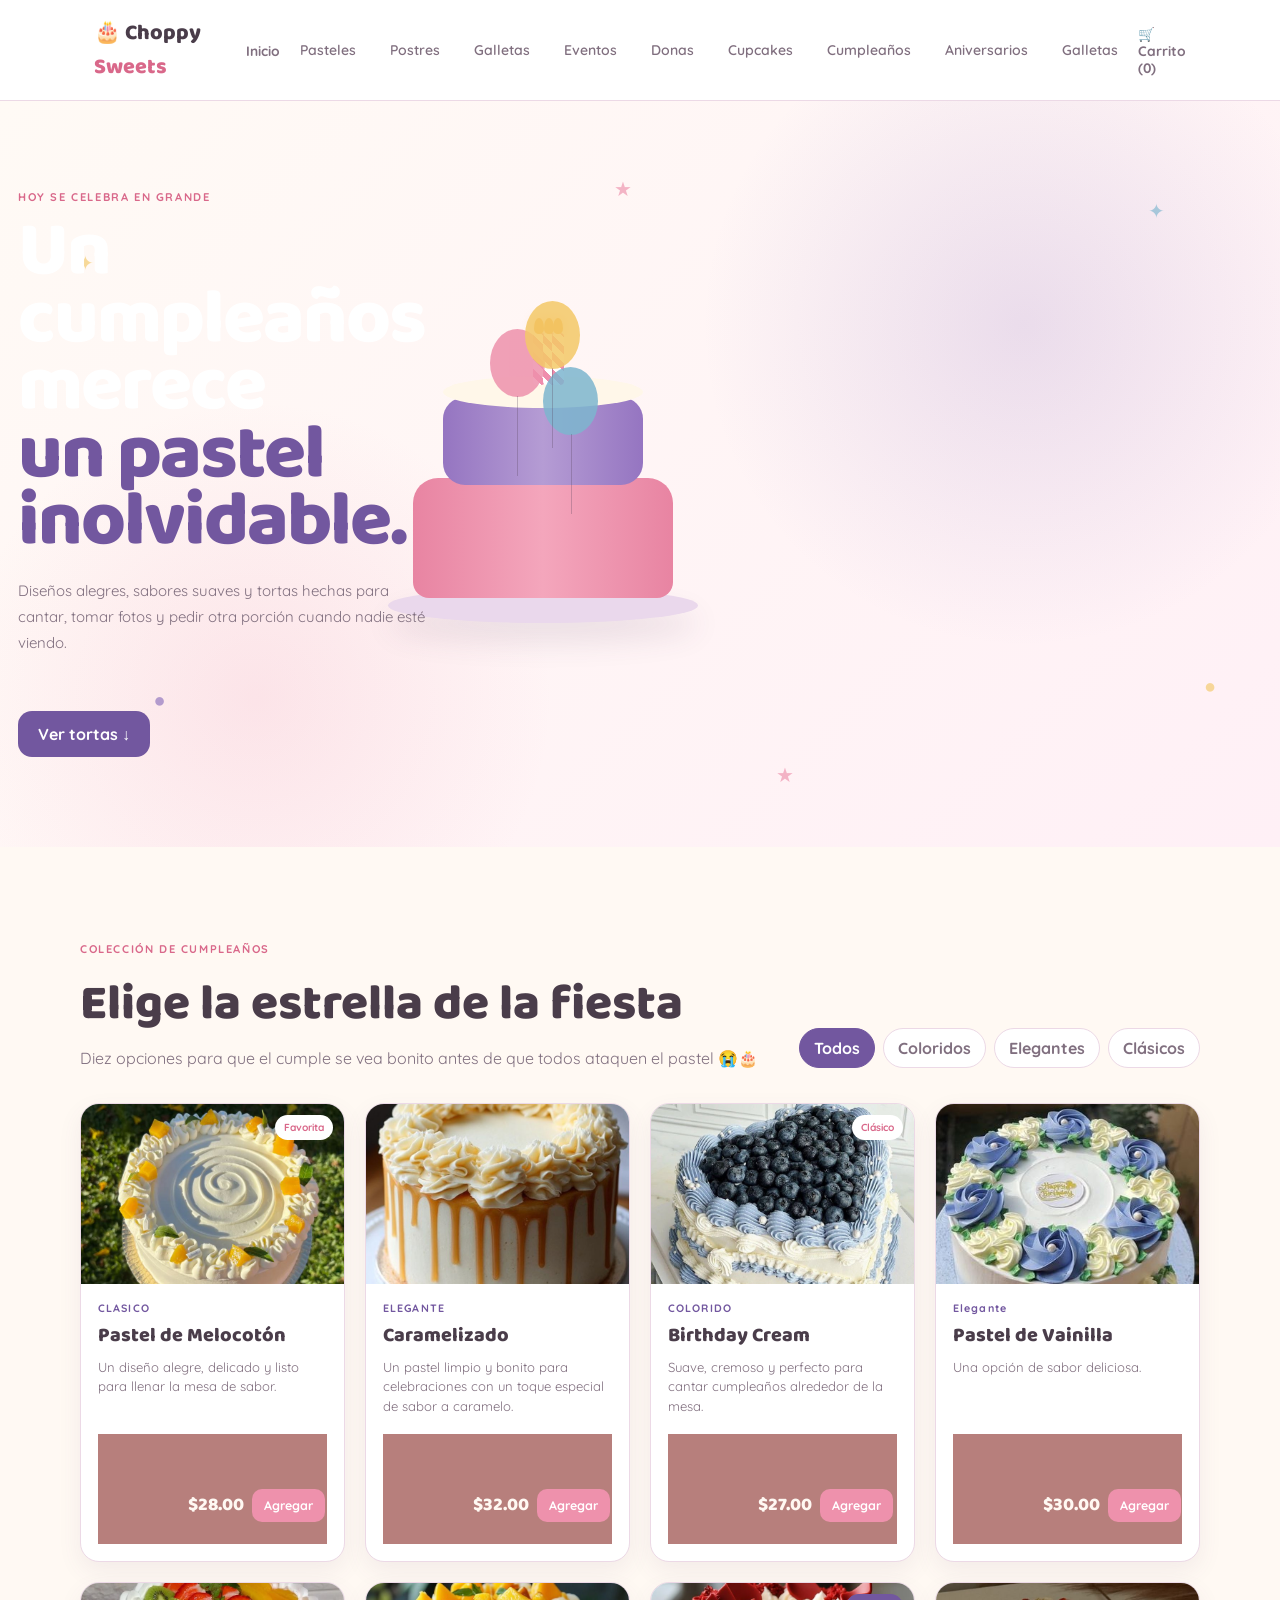
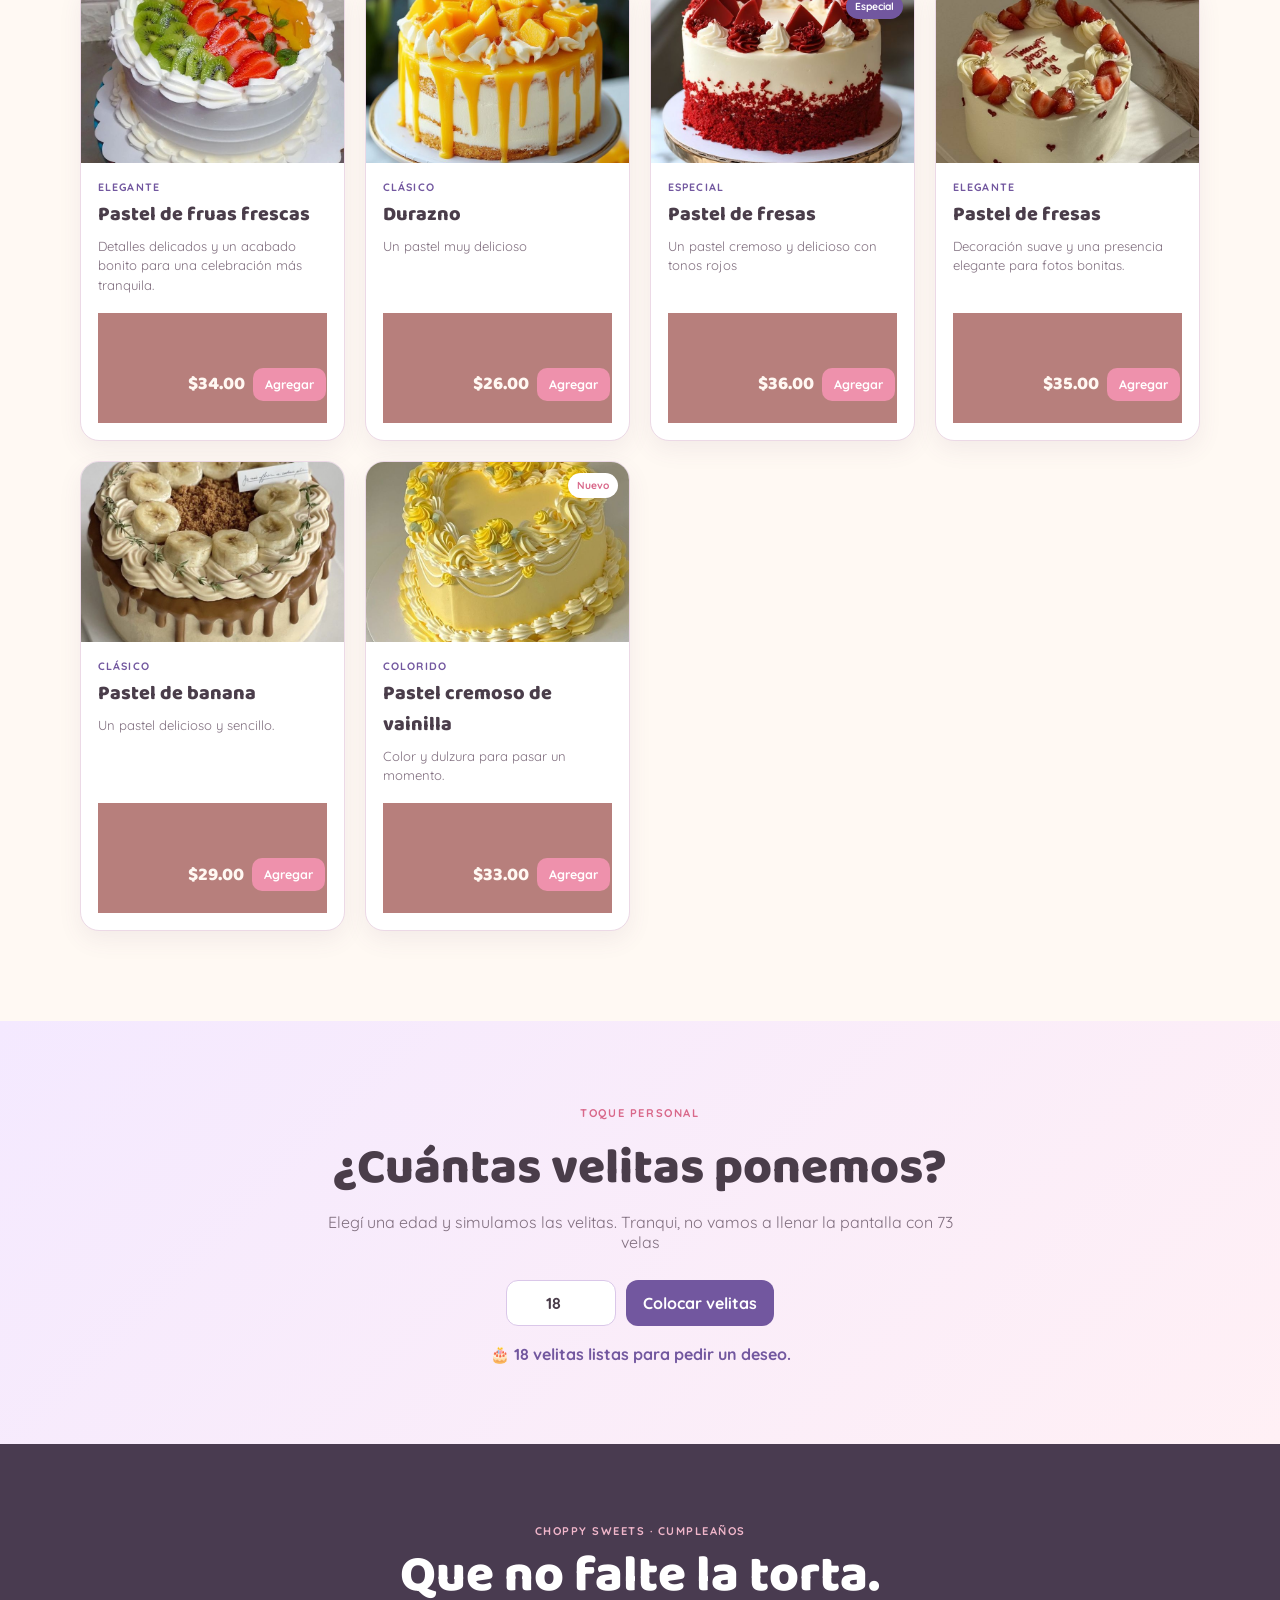
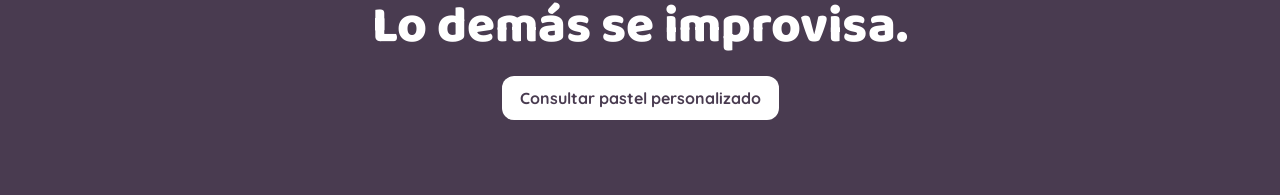
<file: cumpleaños/cumpleaños.html>
<!DOCTYPE html>
<html lang="es">
<head>
  <meta charset="UTF-8">
  <meta name="viewport" content="width=device-width, initial-scale=1.0">
  <title>Cumpleaños - Choppy Sweets</title>

  <link rel="preconnect" href="https://fonts.googleapis.com">
  <link href="https://fonts.googleapis.com/css2?family=Baloo+2:wght@600;700;800&family=Quicksand:wght@400;500;600;700&display=swap" rel="stylesheet">

  <link rel="stylesheet" href="../style.css">
  <link rel="stylesheet" href="cumpleaños.css">
</head>
<body>

<header class="topbar">
  <div class="wrap nav-wrap">
    <a href="../index.html" class="logo">🎂 Choppy <span>Sweets</span></a>

    <nav class="nav-links">
      <a href="../index.html">Inicio</a>
      <nav class="nav" id="nav">
      <a href="../pasteles/pasteles.html">Pasteles</a>
      <a href="../postres/postres.html">Postres</a>
      <a href="../galletas/galletas.html">Galletas</a>
      <a href="../eventos/eventos.html">Eventos</a>
      <a href="../donas/donas.html">Donas</a>
      <a href="../cupcakes/cupcakes.html">Cupcakes</a>
      <a href="../cumpleaños/cumpleaños.html">Cumpleaños</a>
      <a href="../aniversarios/aniversarios.html">Aniversarios</a>
      <a href="../registro/registro.html">Galletas</a>
    </nav>
      <a href="../carrito/carrito.html">🛒 Carrito (<b id="cart-count">0</b>)</a>
    </nav>
  </div>
</header>

<section class="hero">
  <div class="confetti c1">✦</div>
  <div class="confetti c2">●</div>
  <div class="confetti c3">★</div>
  <div class="confetti c4">✦</div>
  <div class="confetti c5">●</div>
  <div class="confetti c6">★</div>

  <div class="wrap hero-grid">
    <div class="hero-copy">
      <span class="eyebrow">HOY SE CELEBRA EN GRANDE</span>
      <h1>Un cumpleaños merece<br><span>un pastel inolvidable.</span></h1>

      <p>
        Diseños alegres, sabores suaves y tortas hechas para cantar,
        tomar fotos y pedir otra porción cuando nadie esté viendo.
      </p>

      <a href="#tortas" class="main-btn">Ver tortas ↓</a>
    </div>

    <div class="birthday-art" aria-hidden="true">
      <div class="plate"></div>
      <div class="cake-base"></div>
      <div class="cake-top"></div>
      <div class="cream"></div>

      <div class="candle candle1"><i></i></div>
      <div class="candle candle2"><i></i></div>
      <div class="candle candle3"><i></i></div>

      <div class="balloon b1"></div>
      <div class="balloon b2"></div>
      <div class="balloon b3"></div>
    </div>
  </div>
</section>

<main class="birthday-section" id="tortas">
  <div class="wrap">

    <div class="section-head">
      <div>
        <span class="eyebrow">COLECCIÓN DE CUMPLEAÑOS</span>
        <h2>Elige la estrella de la fiesta</h2>
        <p>Diez opciones para que el cumple se vea bonito antes de que todos ataquen el pastel 😭🎂</p>
      </div>

      <div class="filters">
        <button class="filter active" data-filter="todos">Todos</button>
        <button class="filter" data-filter="colorido">Coloridos</button>
        <button class="filter" data-filter="elegante">Elegantes</button>
        <button class="filter" data-filter="clasico">Clásicos</button>
      </div>
    </div>

    <div class="cakes-grid">

      <article class="cake-card" data-category="colorido">
        <div class="cake-img"><img src="torta1.jfif" alt="Torta de cumpleaños 1"><span class="badge">Favorita</span></div>
        <div class="cake-info"><small>CLASICO</small><h3>Pastel de Melocotón</h3><p>Un diseño alegre, delicado y listo para llenar la mesa de sabor.</p><div class="footer"><strong>$28.00</strong><button class="add" data-name="Pastel de Melocotón" data-id="cumple-pastel-de-melocot-n" data-precio="28.00" data-imagen="../cumpleaños/torta1.jfif">Agregar</button></div></div>
      </article>

      <article class="cake-card" data-category="elegante">
        <div class="cake-img"><img src="torta2.jfif" alt="Torta de cumpleaños 2"></div>
        <div class="cake-info"><small>ELEGANTE</small><h3>Caramelizado</h3><p>Un pastel limpio y bonito para celebraciones con un toque especial de sabor a caramelo.</p><div class="footer"><strong>$32.00</strong><button class="add" data-name="Caramelizado" data-id="cumple-caramelizado" data-precio="32.00" data-imagen="../cumpleaños/torta2.jfif">Agregar</button></div></div>
      </article>

      <article class="cake-card" data-category="clasico">
        <div class="cake-img"><img src="torta3.jfif" alt="Torta de cumpleaños 3"><span class="badge">Clásico</span></div>
        <div class="cake-info"><small>COLORIDO</small><h3>Birthday Cream</h3><p>Suave, cremoso y perfecto para cantar cumpleaños alrededor de la mesa.</p><div class="footer"><strong>$27.00</strong><button class="add" data-name="Birthday Cream" data-id="cumple-birthday-cream" data-precio="27.00" data-imagen="../cumpleaños/torta3.jfif">Agregar</button></div></div>
      </article>

      <article class="cake-card" data-category="colorido">
        <div class="cake-img"><img src="torta4.jfif" alt="Torta de cumpleaños 4"></div>
        <div class="cake-info"><small>Elegante</small><h3>Pastel de Vainilla</h3><p>Una opción de sabor deliciosa.</p><div class="footer"><strong>$30.00</strong><button class="add" data-name="Pastel de Vainilla" data-id="cumple-pastel-de-vainilla" data-precio="30.00" data-imagen="../cumpleaños/torta4.jfif">Agregar</button></div></div>
      </article>

      <article class="cake-card" data-category="elegante">
        <div class="cake-img"><img src="torta5.jfif" alt="Torta de cumpleaños 5"></div>
        <div class="cake-info"><small>ELEGANTE</small><h3>Pastel de fruas frescas</h3><p>Detalles delicados y un acabado bonito para una celebración más tranquila.</p><div class="footer"><strong>$34.00</strong><button class="add" data-name="Pastel de fruas frescas" data-id="cumple-pastel-de-fruas-frescas" data-precio="34.00" data-imagen="../cumpleaños/torta5.jfif">Agregar</button></div></div>
      </article>

      <article class="cake-card" data-category="clasico">
        <div class="cake-img"><img src="torta6.jfif" alt="Torta de cumpleaños 6"></div>
        <div class="cake-info"><small>CLÁSICO</small><h3>Durazno</h3><p>Un pastel muy delicioso</p><div class="footer"><strong>$26.00</strong><button class="add" data-name="Durazno" data-id="cumple-durazno" data-precio="26.00" data-imagen="../cumpleaños/Torta6.jfif">Agregar</button></div></div>
      </article>

      <article class="cake-card" data-category="colorido">
        <div class="cake-img"><img src="torta7.jfif" alt="Torta de cumpleaños 7"><span class="badge special">Especial</span></div>
        <div class="cake-info"><small>ESPECIAL</small><h3>Pastel de fresas</h3><p>Un pastel cremoso y delicioso con tonos rojos</p><div class="footer"><strong>$36.00</strong><button class="add" data-name="Pastel de fresas" data-id="cumple-pastel-de-fresas" data-precio="36.00" data-imagen="../cumpleaños/torta7.jfif">Agregar</button></div></div>
      </article>

      <article class="cake-card" data-category="elegante">
        <div class="cake-img"><img src="torta8.jfif" alt="Torta de cumpleaños 8"></div>
        <div class="cake-info"><small>ELEGANTE</small><h3>Pastel de fresas</h3><p>Decoración suave y una presencia elegante para fotos bonitas.</p><div class="footer"><strong>$35.00</strong><button class="add" data-name="Pastel de fresas" data-id="cumple-pastel-de-fresas" data-precio="35.00" data-imagen="../cumpleaños/torta8.jfif">Agregar</button></div></div>
      </article>

      <article class="cake-card" data-category="clasico">
        <div class="cake-img"><img src="torta9.jfif" alt="Torta de cumpleaños 9"></div>
        <div class="cake-info"><small>CLÁSICO</small><h3>Pastel de banana</h3><p>Un pastel delicioso y sencillo.</p><div class="footer"><strong>$29.00</strong><button class="add" data-name="Pastel de banana" data-id="cumple-pastel-de-banana" data-precio="29.00" data-imagen="../cumpleaños/torta9.jfif">Agregar</button></div></div>
      </article>

      <article class="cake-card" data-category="colorido">
        <div class="cake-img"><img src="torta10.jfif" alt="Torta de cumpleaños 10"><span class="badge">Nuevo</span></div>
        <div class="cake-info"><small>COLORIDO</small><h3>Pastel cremoso de vainilla</h3><p>Color y dulzura para pasar un momento.</p><div class="footer"><strong>$33.00</strong><button class="add" data-name="Pastel cremoso de vainilla" data-id="cumple-pastel-cremoso-de-vainilla" data-precio="33.00" data-imagen="../cumpleaños/torta10.jfif">Agregar</button></div></div>
      </article>

    </div>
  </div>
</main>

<section class="age-section">
  <div class="wrap age-card">
    <span class="eyebrow">TOQUE PERSONAL</span>
    <h2>¿Cuántas velitas ponemos?</h2>
    <p>Elegí una edad y simulamos las velitas. Tranqui, no vamos a llenar la pantalla con 73 velas</p>

    <div class="age-controls">
      <input type="number" id="age-input" min="1" max="100" value="18">
      <button id="age-btn">Colocar velitas</button>
    </div>

    <div class="candles-result" id="candles-result">
      🎂 <strong>18 velitas</strong> listas para pedir un deseo.
    </div>
  </div>
</section>

<section class="final">
  <div class="wrap">
    <span>CHOPPY SWEETS · CUMPLEAÑOS</span>
    <h2>Que no falte la torta.<br>Lo demás se improvisa.</h2>
    <a href="../contacto/contacto.html">Consultar pastel personalizado</a>
  </div>
</section>

<div class="toast" id="toast">Torta agregada 🎂</div>

<script src="cumpleaños.js"></script>
</body>
</html>
</file>
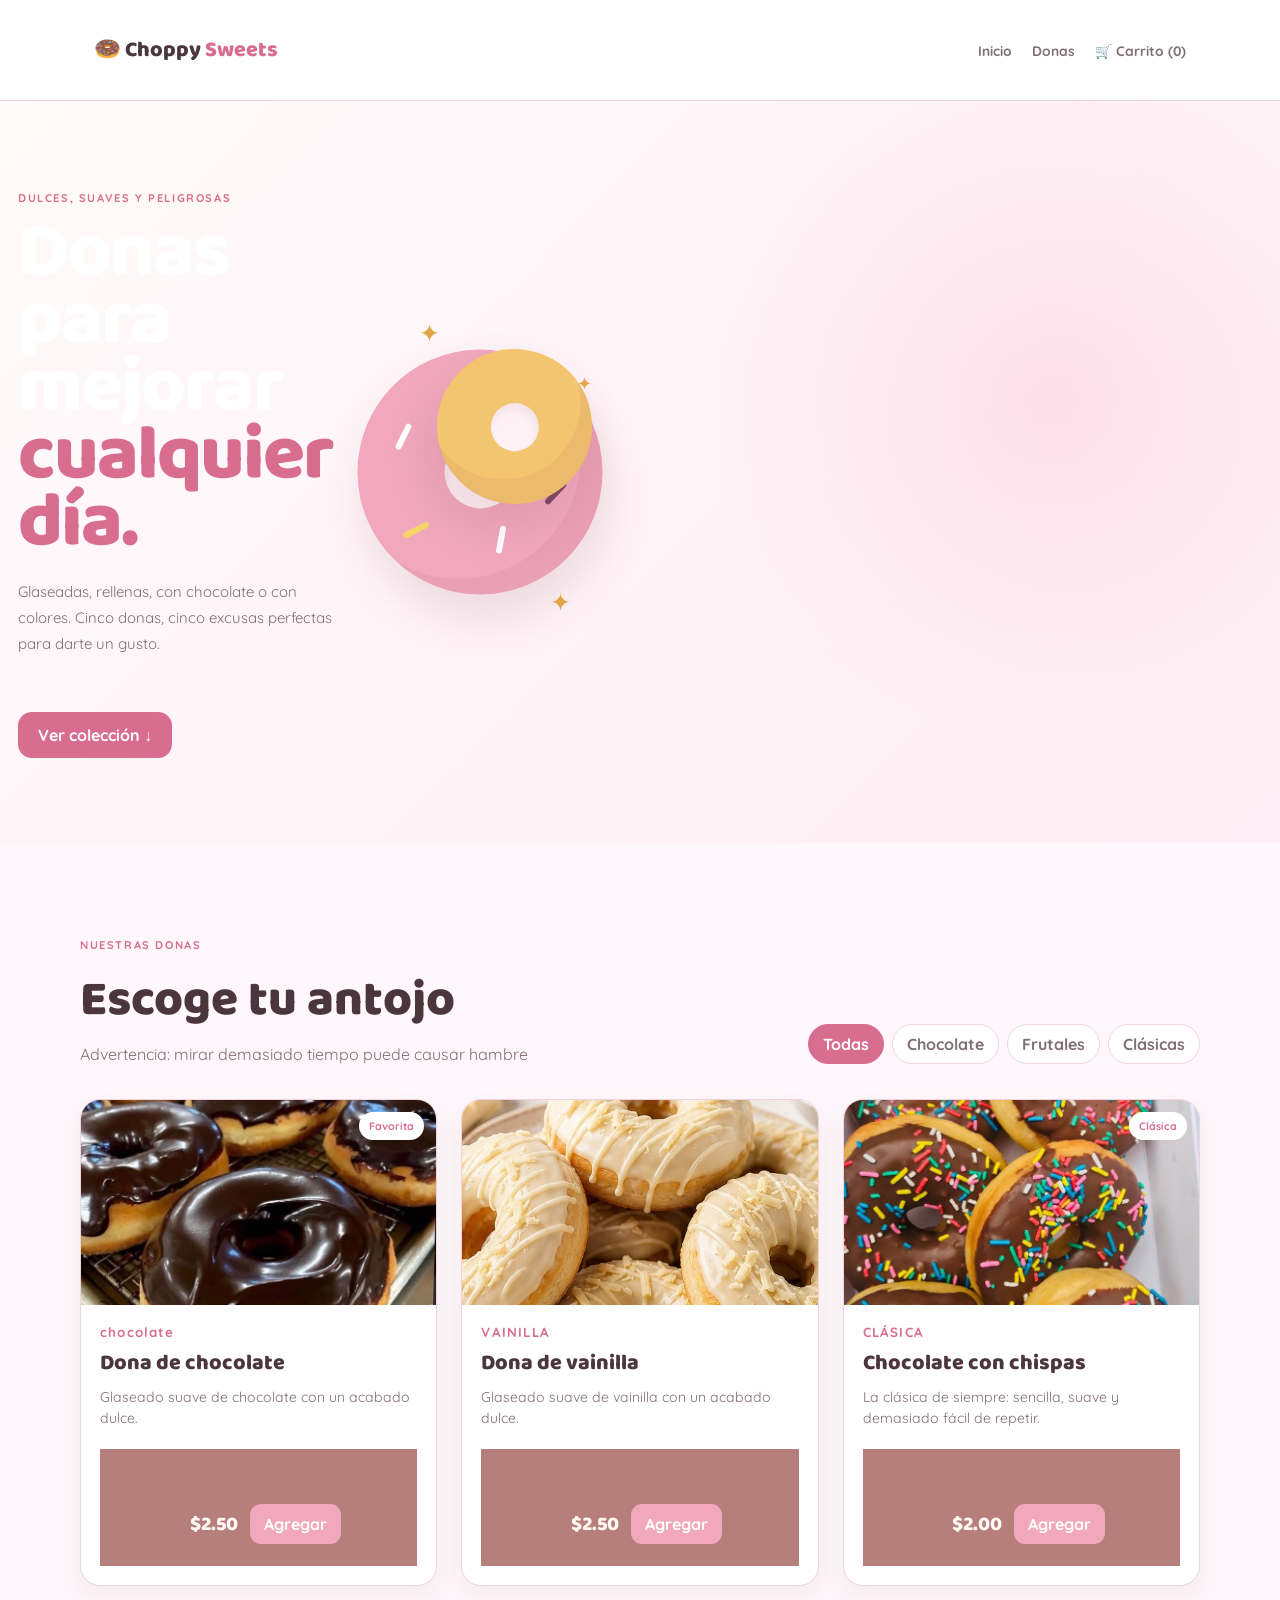
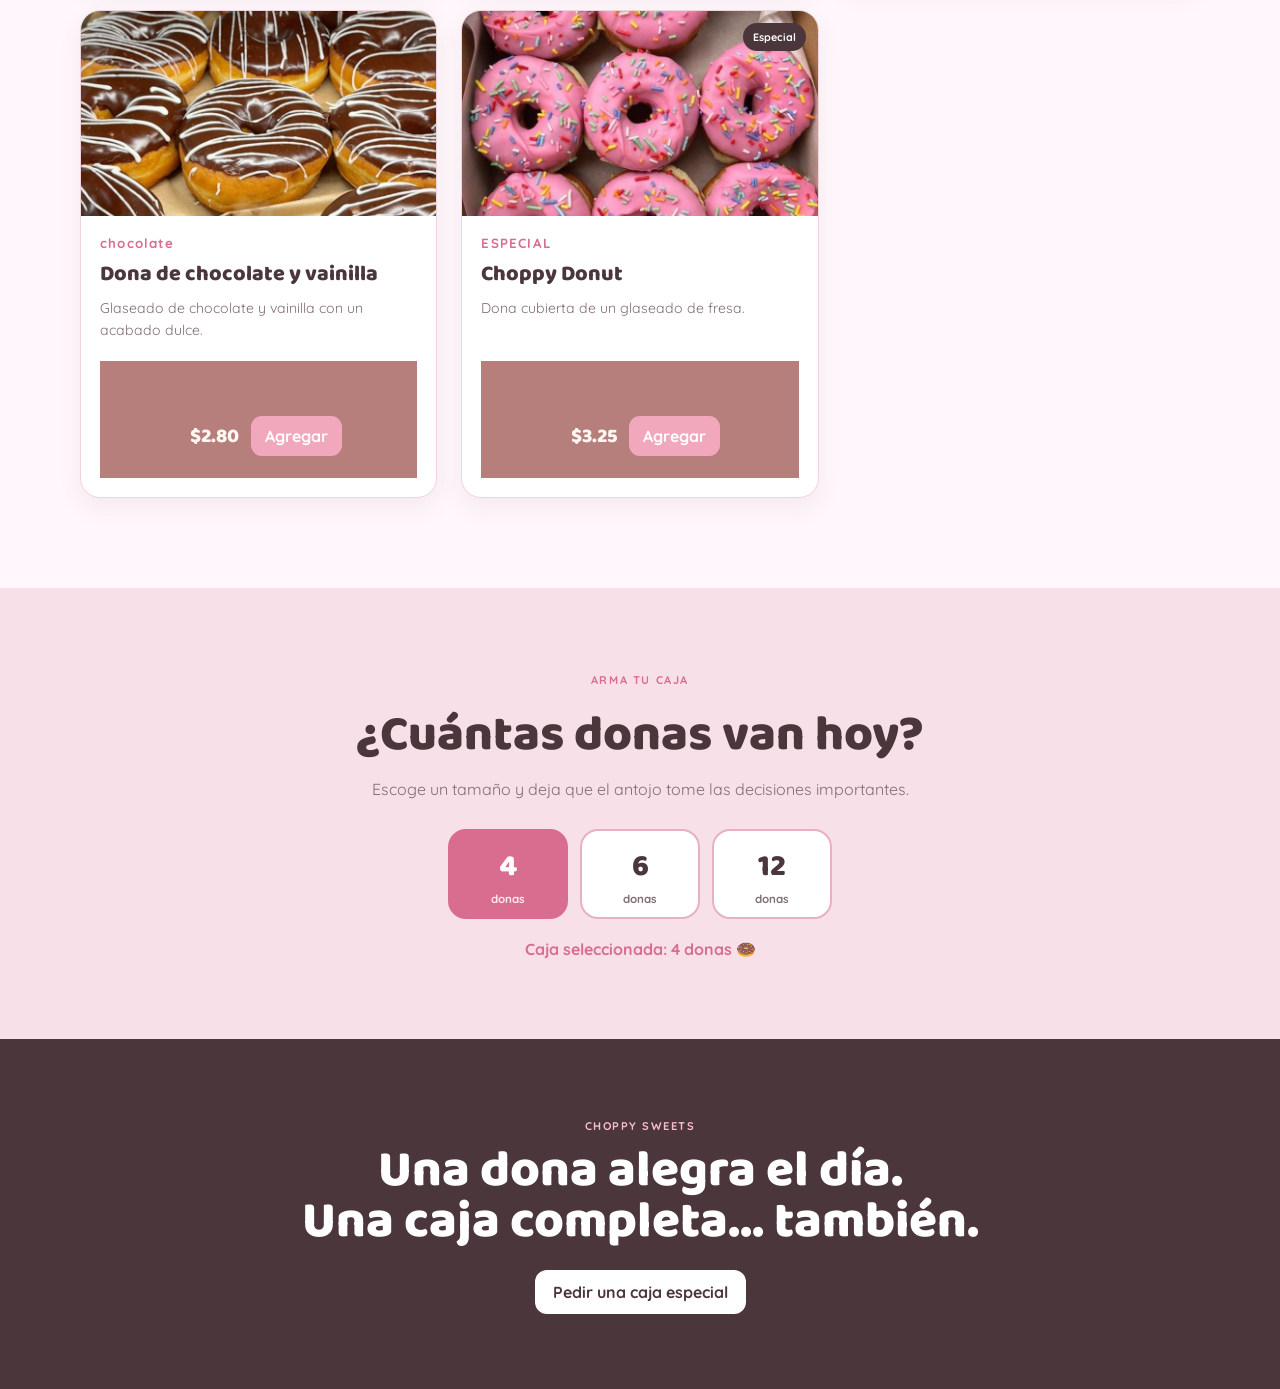
<file: donas/Donas.html>
<!DOCTYPE html>
<html lang="es">
<head>
  <meta charset="UTF-8">
  <meta name="viewport" content="width=device-width, initial-scale=1.0">
  <title>Donas - Choppy Sweets</title>

  <link rel="preconnect" href="https://fonts.googleapis.com">
  <link href="https://fonts.googleapis.com/css2?family=Baloo+2:wght@600;700;800&family=Quicksand:wght@400;500;600;700&display=swap" rel="stylesheet">

  <link rel="stylesheet" href="../style.css">
  <link rel="stylesheet" href="donas.css">
</head>
<body>

<header class="topbar">
  <div class="wrap nav-wrap">
    <a href="../index.html" class="logo">🍩 Choppy <span>Sweets</span></a>

    <nav class="nav-links">
      <a href="../index.html">Inicio</a>
      <a href="#donas">Donas</a>
      <a href="../carrito/carrito.html">🛒 Carrito (<b id="cart-count">0</b>)</a>
    </nav>
  </div>
</header>

<section class="hero">
  <div class="wrap hero-grid">

    <div class="hero-copy">
      <span class="eyebrow">DULCES, SUAVES Y PELIGROSAS</span>
      <h1>Donas para mejorar<br><span>cualquier día.</span></h1>

      <p>
        Glaseadas, rellenas, con chocolate o con colores.
        Cinco donas, cinco excusas perfectas para darte un gusto.
      </p>

      <a href="#donas" class="main-btn">Ver colección ↓</a>
    </div>

    <div class="donut-scene" aria-hidden="true">
      <div class="donut big">
        <div class="hole"></div>
        <span class="sprinkle a"></span>
        <span class="sprinkle b"></span>
        <span class="sprinkle c"></span>
        <span class="sprinkle d"></span>
        <span class="sprinkle e"></span>
        <span class="sprinkle f"></span>
      </div>

      <div class="donut small">
        <div class="hole"></div>
      </div>

      <span class="spark s1">✦</span>
      <span class="spark s2">✦</span>
      <span class="spark s3">✦</span>
    </div>

  </div>
</section>

<main class="donuts-section" id="donas">
  <div class="wrap">

    <div class="section-head">
      <div>
        <span class="eyebrow">NUESTRAS DONAS</span>
        <h2>Escoge tu antojo</h2>
        <p>Advertencia: mirar demasiado tiempo puede causar hambre</p>
      </div>

      <div class="filters">
        <button class="filter active" data-filter="todas">Todas</button>
        <button class="filter" data-filter="chocolate">Chocolate</button>
        <button class="filter" data-filter="frutal">Frutales</button>
        <button class="filter" data-filter="clasica">Clásicas</button>
      </div>
    </div>

    <div class="donuts-grid">

      <article class="donut-card" data-category="Chocolate">
        <div class="donut-image">
          <img src="dona1.jfif" alt="Dona de fresa">
          <span class="badge">Favorita</span>
        </div>

        <div class="donut-info">
          <small>chocolate</small>
          <h3>Dona de chocolate</h3>
          <p>Glaseado suave de chocolate con un acabado dulce.</p>

          <div class="footer">
            <strong>$2.50</strong>
            <button class="add" data-name="Dona de chocolate" data-id="dona-dona-de-chocolate" data-precio="2.50" data-imagen="../Donas/Dona1.jfif">Agregar</button>
          </div>
        </div>
      </article>

      <article class="donut-card" data-category="vainilla">
        <div class="donut-image">
          <img src="dona2.jfif" alt="Dona de vainilla">
        </div>

        <div class="donut-info">
          <small>VAINILLA</small>
          <h3>Dona de vainilla</h3>
          <p>Glaseado suave de vainilla con un acabado dulce.</p>

          <div class="footer">
            <strong>$2.50</strong>
            <button class="add" data-name="Dona de vainilla" data-id="dona-dona-de-vainilla" data-precio="2.50" data-imagen="../Donas/Dona2.jfif">Agregar</button>
          </div>
        </div>
      </article>

      <article class="donut-card" data-category="clasica">
        <div class="donut-image">
          <img src="dona3.jfif" alt="Dona clásica">
          <span class="badge">Clásica</span>
        </div>

        <div class="donut-info">
          <small>CLÁSICA</small>
          <h3>Chocolate con chispas</h3>
          <p>La clásica de siempre: sencilla, suave y demasiado fácil de repetir.</p>

          <div class="footer">
            <strong>$2.00</strong>
            <button class="add" data-name="Chocolate con chispas" data-id="dona-chocolate-con-chispas" data-precio="2.00" data-imagen="../Donas/Dona3.jfif">Agregar</button>
          </div>
        </div>
      </article>

      <article class="donut-card" data-category="chocolate">
        <div class="donut-image">
          <img src="dona4.jfif" alt="Dona de chocolate">
        </div>

        <div class="donut-info">
          <small>chocolate</small>
          <h3>Dona de chocolate y vainilla</h3>
          <p>Glaseado de chocolate y vainilla con un acabado dulce.</p>

          <div class="footer">
            <strong>$2.80</strong>
            <button class="add" data-name="Dona de chocolate y vainilla" data-id="dona-dona-de-chocolate-y-vainilla" data-precio="2.80" data-imagen="../Donas/Dona4.jfif">Agregar</button>
          </div>
        </div>
      </article>

      <article class="donut-card" data-category="chocolate">
        <div class="donut-image">
          <img src="dona6.jfif" alt="Dona especial">
          <span class="badge dark">Especial</span>
        </div>

        <div class="donut-info">
          <small>ESPECIAL</small>
          <h3>Choppy Donut</h3>
          <p>Dona cubierta de un glaseado de fresa.</p>

          <div class="footer">
            <strong>$3.25</strong>
            <button class="add" data-name="Choppy Donut" data-id="dona-choppy-donut" data-precio="3.25" data-imagen="../Donas/Dona6.jfif">Agregar</button>
          </div>
        </div>
      </article>

    </div>
  </div>
</main>

<section class="builder-section">
  <div class="wrap builder">

    <div class="builder-copy">
      <span class="eyebrow">ARMA TU CAJA</span>
      <h2>¿Cuántas donas van hoy?</h2>
      <p>Escoge un tamaño y deja que el antojo tome las decisiones importantes.</p>
    </div>

    <div class="box-options">
      <button class="box-btn active" data-box="4">
        <b>4</b>
        <span>donas</span>
      </button>

      <button class="box-btn" data-box="6">
        <b>6</b>
        <span>donas</span>
      </button>

      <button class="box-btn" data-box="12">
        <b>12</b>
        <span>donas</span>
      </button>
    </div>

    <div class="box-result" id="box-result">
      Caja seleccionada: <strong>4 donas</strong> 🍩
    </div>

  </div>
</section>

<section class="final">
  <div class="wrap">
    <span>CHOPPY SWEETS</span>
    <h2>Una dona alegra el día.<br>Una caja completa... también.</h2>
    <a href="../Contacto/Contacto.html">Pedir una caja especial</a>
  </div>
</section>

<div class="toast" id="toast">Dona agregada 🍩</div>

<script src="donas.js"></script>
</body>
</html>
</file>
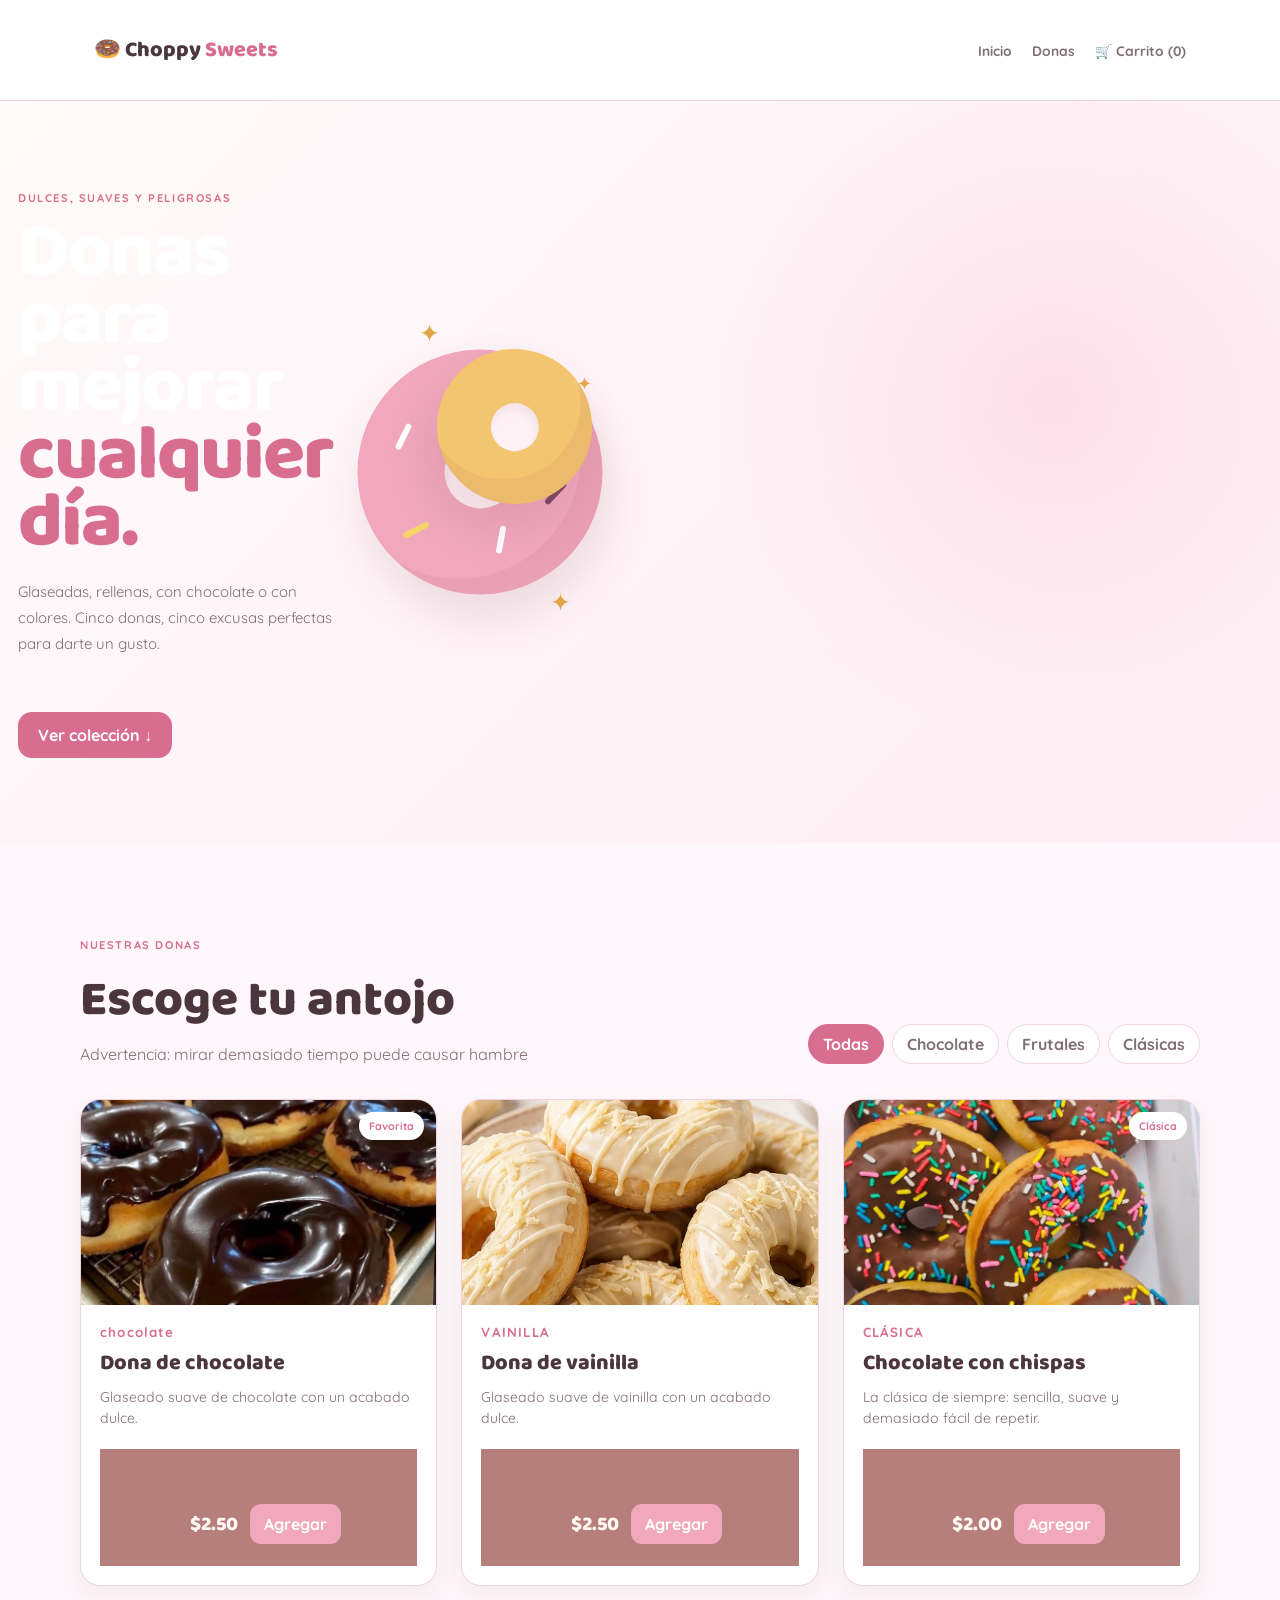
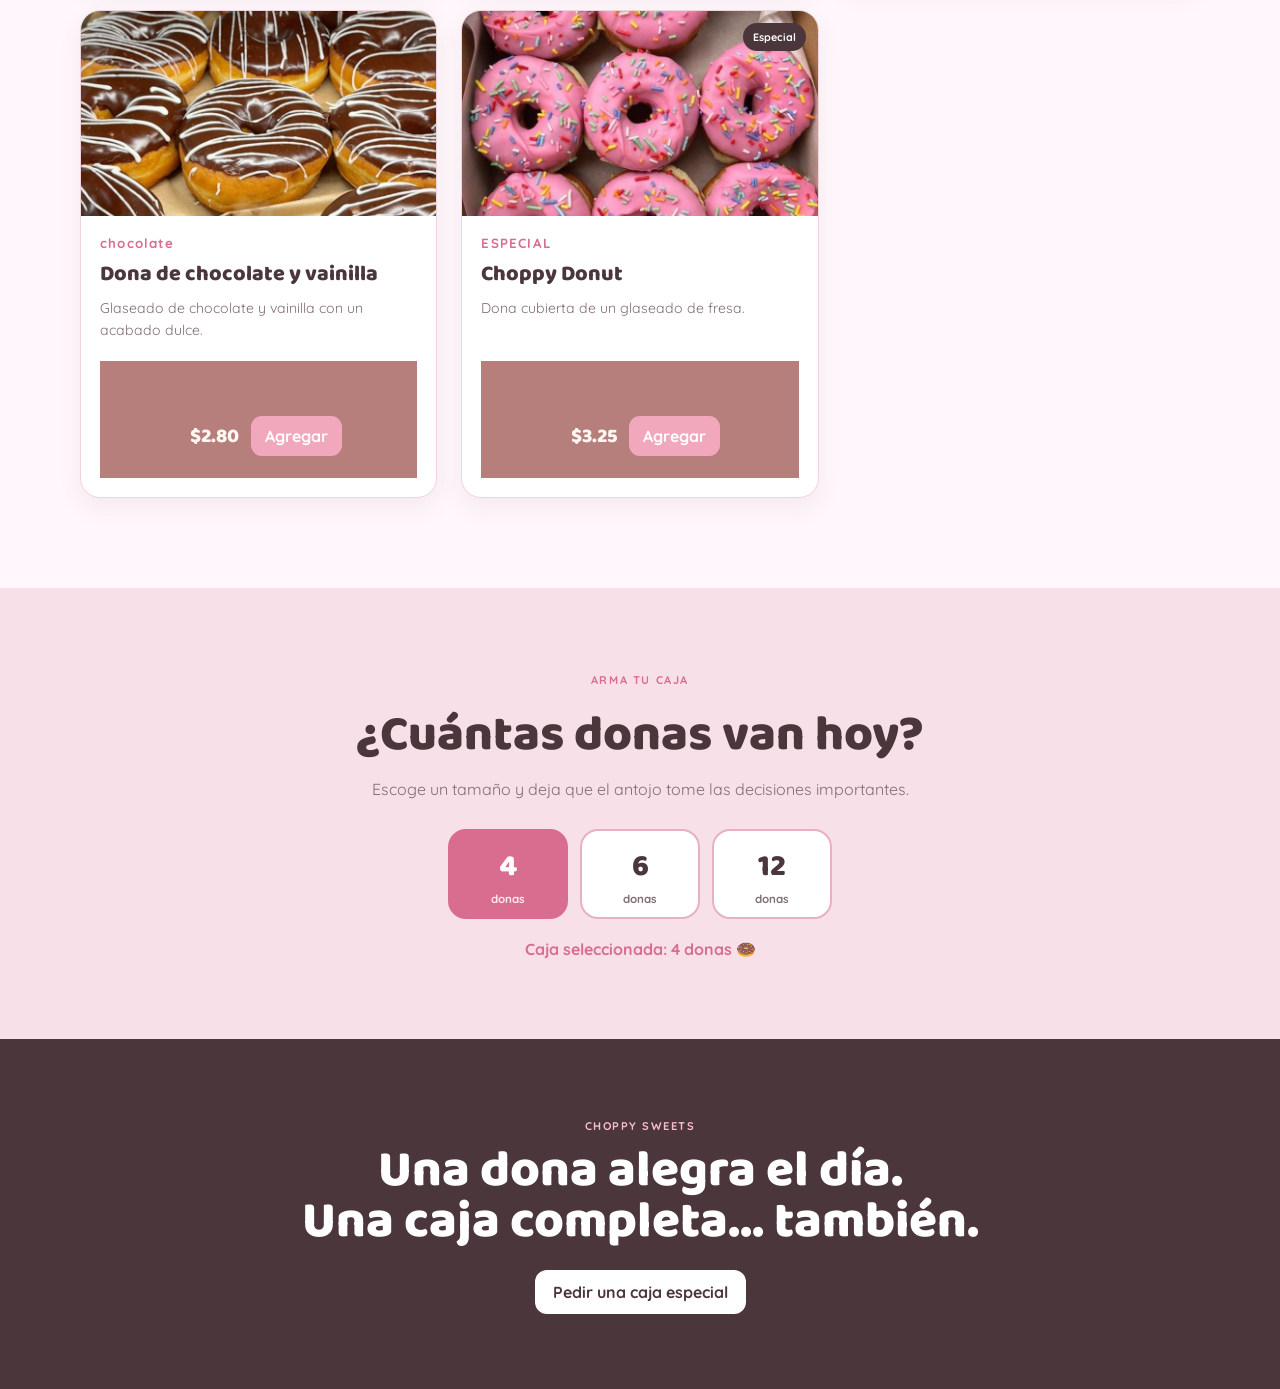
<file: donas/donas.html>
<!DOCTYPE html>
<html lang="es">
<head>
  <meta charset="UTF-8">
  <meta name="viewport" content="width=device-width, initial-scale=1.0">
  <title>Donas - Choppy Sweets</title>

  <link rel="preconnect" href="https://fonts.googleapis.com">
  <link href="https://fonts.googleapis.com/css2?family=Baloo+2:wght@600;700;800&family=Quicksand:wght@400;500;600;700&display=swap" rel="stylesheet">

  <link rel="stylesheet" href="../style.css">
  <link rel="stylesheet" href="donas.css">
</head>
<body>

<header class="topbar">
  <div class="wrap nav-wrap">
    <a href="../index.html" class="logo">🍩 Choppy <span>Sweets</span></a>

    <nav class="nav-links">
      <a href="../index.html">Inicio</a>
      <a href="#donas">Donas</a>
      <a href="../carrito/carrito.html">🛒 Carrito (<b id="cart-count">0</b>)</a>
    </nav>
  </div>
</header>

<section class="hero">
  <div class="wrap hero-grid">

    <div class="hero-copy">
      <span class="eyebrow">DULCES, SUAVES Y PELIGROSAS</span>
      <h1>Donas para mejorar<br><span>cualquier día.</span></h1>

      <p>
        Glaseadas, rellenas, con chocolate o con colores.
        Cinco donas, cinco excusas perfectas para darte un gusto.
      </p>

      <a href="#donas" class="main-btn">Ver colección ↓</a>
    </div>

    <div class="donut-scene" aria-hidden="true">
      <div class="donut big">
        <div class="hole"></div>
        <span class="sprinkle a"></span>
        <span class="sprinkle b"></span>
        <span class="sprinkle c"></span>
        <span class="sprinkle d"></span>
        <span class="sprinkle e"></span>
        <span class="sprinkle f"></span>
      </div>

      <div class="donut small">
        <div class="hole"></div>
      </div>

      <span class="spark s1">✦</span>
      <span class="spark s2">✦</span>
      <span class="spark s3">✦</span>
    </div>

  </div>
</section>

<main class="donuts-section" id="donas">
  <div class="wrap">

    <div class="section-head">
      <div>
        <span class="eyebrow">NUESTRAS DONAS</span>
        <h2>Escoge tu antojo</h2>
        <p>Advertencia: mirar demasiado tiempo puede causar hambre</p>
      </div>

      <div class="filters">
        <button class="filter active" data-filter="todas">Todas</button>
        <button class="filter" data-filter="chocolate">Chocolate</button>
        <button class="filter" data-filter="frutal">Frutales</button>
        <button class="filter" data-filter="clasica">Clásicas</button>
      </div>
    </div>

    <div class="donuts-grid">

      <article class="donut-card" data-category="Chocolate">
        <div class="donut-image">
          <img src="dona1.jfif" alt="Dona de fresa">
          <span class="badge">Favorita</span>
        </div>

        <div class="donut-info">
          <small>chocolate</small>
          <h3>Dona de chocolate</h3>
          <p>Glaseado suave de chocolate con un acabado dulce.</p>

          <div class="footer">
            <strong>$2.50</strong>
            <button class="add" data-name="Dona de chocolate" data-id="dona-dona-de-chocolate" data-precio="2.50" data-imagen="../donas/dona1.jfif">Agregar</button>
          </div>
        </div>
      </article>

      <article class="donut-card" data-category="vainilla">
        <div class="donut-image">
          <img src="dona2.jfif" alt="Dona de vainilla">
        </div>

        <div class="donut-info">
          <small>VAINILLA</small>
          <h3>Dona de vainilla</h3>
          <p>Glaseado suave de vainilla con un acabado dulce.</p>

          <div class="footer">
            <strong>$2.50</strong>
            <button class="add" data-name="Dona de vainilla" data-id="dona-dona-de-vainilla" data-precio="2.50" data-imagen="../donas/dona2.jfif">Agregar</button>
          </div>
        </div>
      </article>

      <article class="donut-card" data-category="clasica">
        <div class="donut-image">
          <img src="dona3.jfif" alt="Dona clásica">
          <span class="badge">Clásica</span>
        </div>

        <div class="donut-info">
          <small>CLÁSICA</small>
          <h3>Chocolate con chispas</h3>
          <p>La clásica de siempre: sencilla, suave y demasiado fácil de repetir.</p>

          <div class="footer">
            <strong>$2.00</strong>
            <button class="add" data-name="Chocolate con chispas" data-id="dona-chocolate-con-chispas" data-precio="2.00" data-imagen="../donas/dona3.jfif">Agregar</button>
          </div>
        </div>
      </article>

      <article class="donut-card" data-category="chocolate">
        <div class="donut-image">
          <img src="dona4.jfif" alt="Dona de chocolate">
        </div>

        <div class="donut-info">
          <small>chocolate</small>
          <h3>Dona de chocolate y vainilla</h3>
          <p>Glaseado de chocolate y vainilla con un acabado dulce.</p>

          <div class="footer">
            <strong>$2.80</strong>
            <button class="add" data-name="Dona de chocolate y vainilla" data-id="dona-dona-de-chocolate-y-vainilla" data-precio="2.80" data-imagen="../donas/dona4.jfif">Agregar</button>
          </div>
        </div>
      </article>

      <article class="donut-card" data-category="chocolate">
        <div class="donut-image">
          <img src="dona6.jfif" alt="Dona especial">
          <span class="badge dark">Especial</span>
        </div>

        <div class="donut-info">
          <small>ESPECIAL</small>
          <h3>Choppy Donut</h3>
          <p>Dona cubierta de un glaseado de fresa.</p>

          <div class="footer">
            <strong>$3.25</strong>
            <button class="add" data-name="Choppy Donut" data-id="dona-choppy-donut" data-precio="3.25" data-imagen="../donas/dona6.jfif">Agregar</button>
          </div>
        </div>
      </article>

    </div>
  </div>
</main>

<section class="builder-section">
  <div class="wrap builder">

    <div class="builder-copy">
      <span class="eyebrow">ARMA TU CAJA</span>
      <h2>¿Cuántas donas van hoy?</h2>
      <p>Escoge un tamaño y deja que el antojo tome las decisiones importantes.</p>
    </div>

    <div class="box-options">
      <button class="box-btn active" data-box="4">
        <b>4</b>
        <span>donas</span>
      </button>

      <button class="box-btn" data-box="6">
        <b>6</b>
        <span>donas</span>
      </button>

      <button class="box-btn" data-box="12">
        <b>12</b>
        <span>donas</span>
      </button>
    </div>

    <div class="box-result" id="box-result">
      Caja seleccionada: <strong>4 donas</strong> 🍩
    </div>

  </div>
</section>

<section class="final">
  <div class="wrap">
    <span>CHOPPY SWEETS</span>
    <h2>Una dona alegra el día.<br>Una caja completa... también.</h2>
    <a href="../contacto/contacto.html">Pedir una caja especial</a>
  </div>
</section>

<div class="toast" id="toast">Dona agregada 🍩</div>

<script src="donas.js"></script>
</body>
</html>
</file>
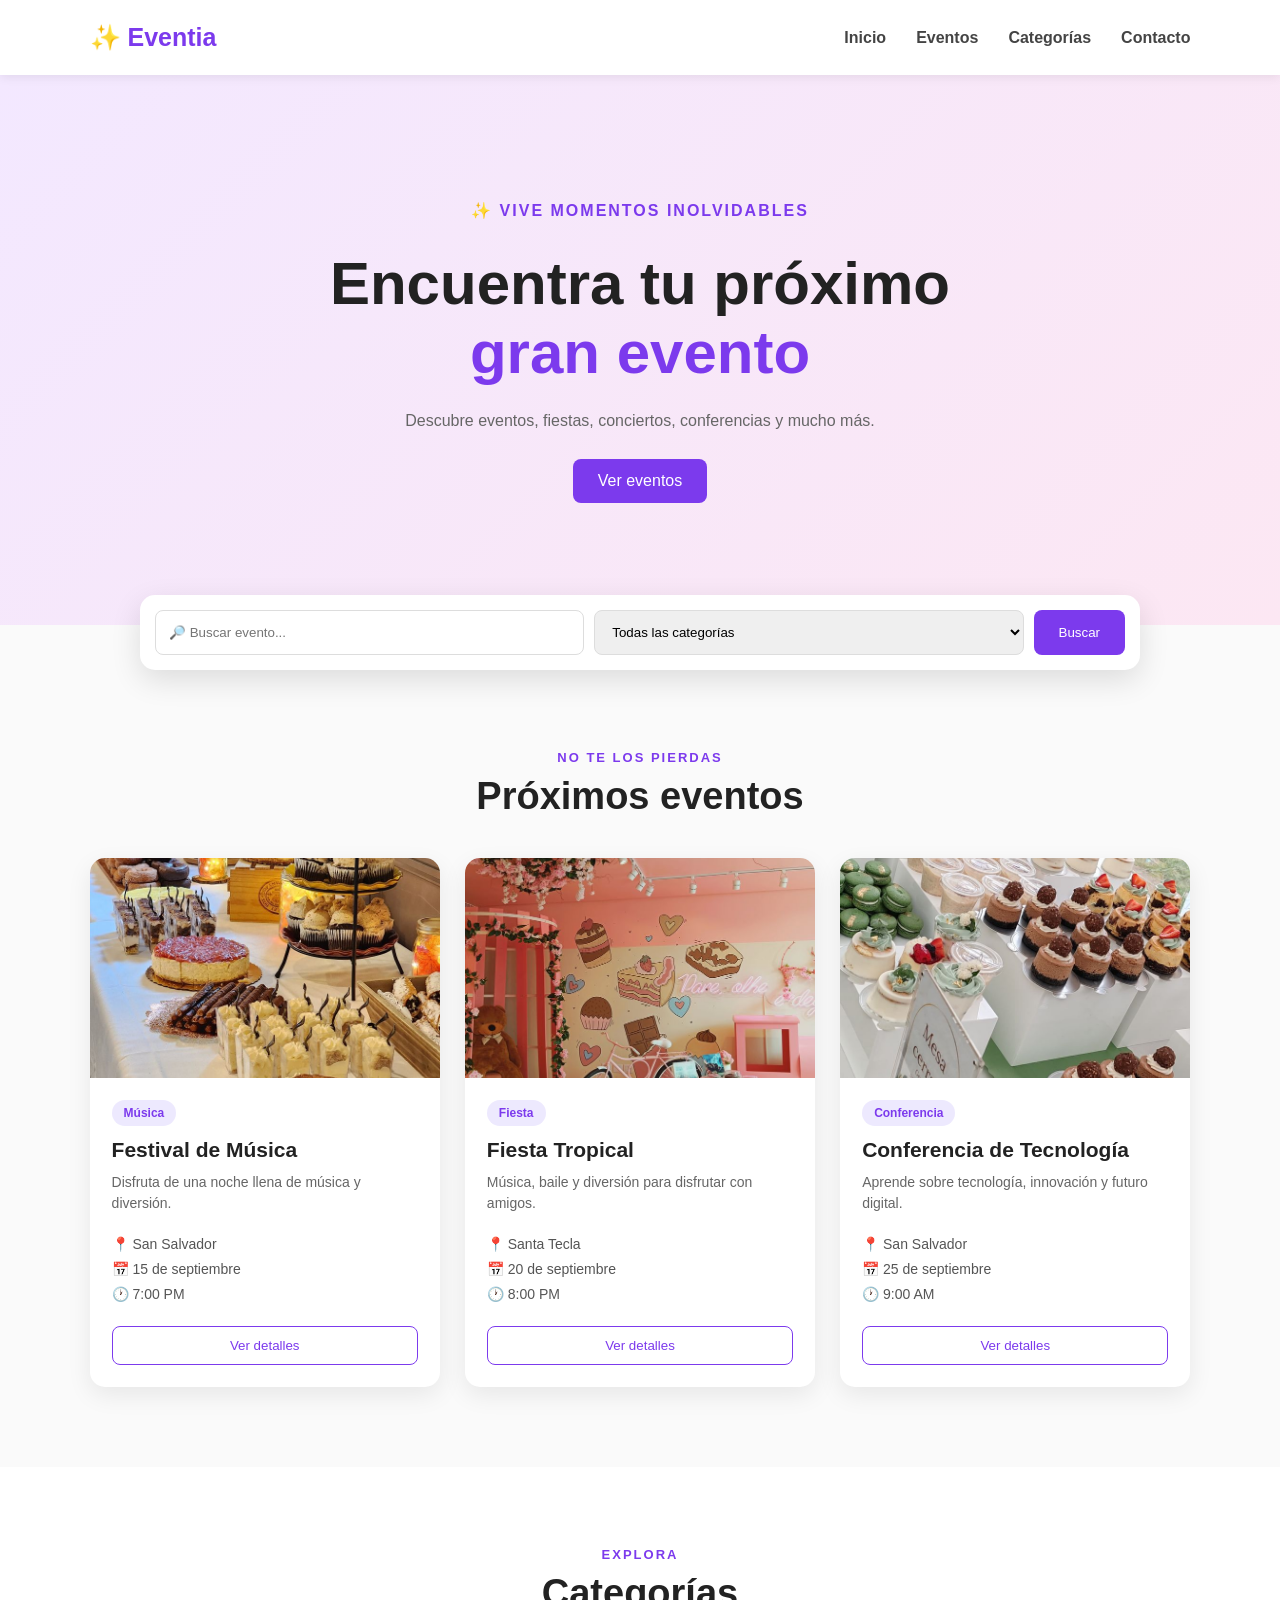
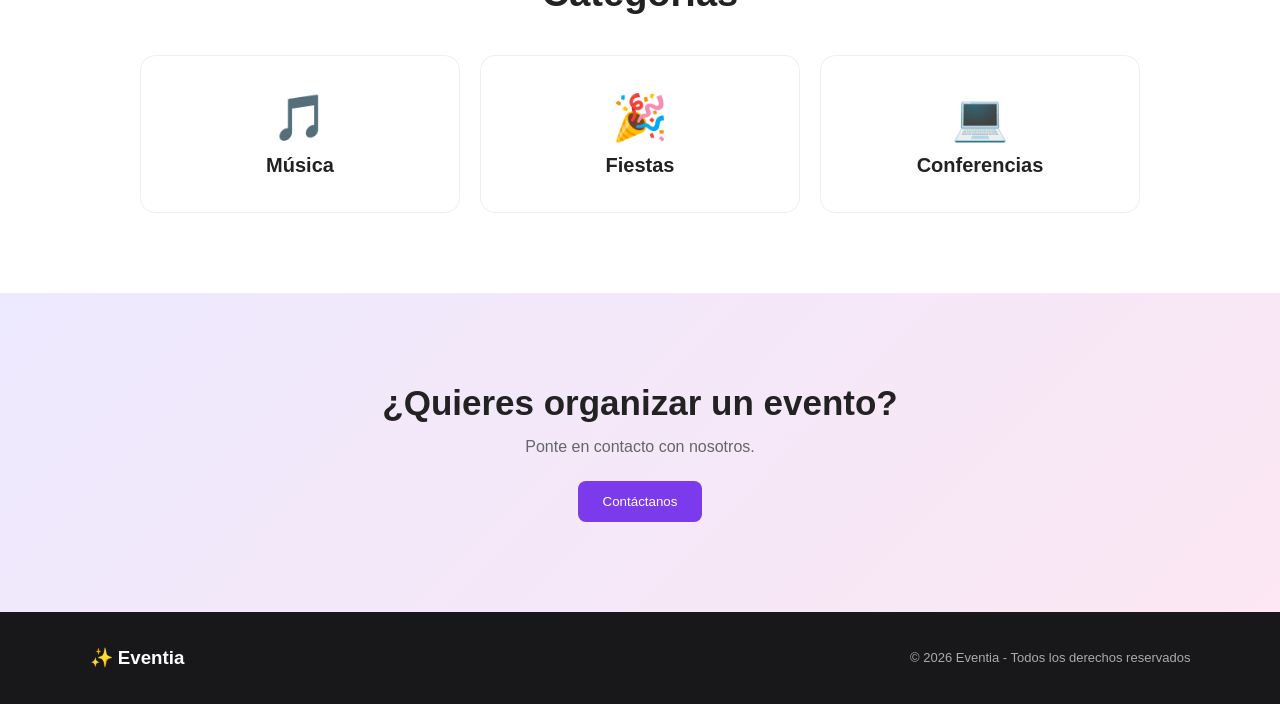
<file: eventos/Eventos.html>
<!DOCTYPE html>
<html lang="es">

<head>
    <meta charset="UTF-8">
    <meta name="viewport" content="width=device-width, initial-scale=1.0">

    <title>Eventos</title>

    <link rel="stylesheet" href="eventos.css">
</head>

<body>

    <!-- MENÚ -->

    <header>

        <div class="logo">
            ✨ Eventia
        </div>

        <nav>
            <a href="../index.html">Inicio</a>
            <a href="#eventos">Eventos</a>
            <a href="#categorias">Categorías</a>
            <a href="#contacto">Contacto</a>
        </nav>

    </header>


    <!-- INICIO -->

    <section class="inicio" id="inicio">

        <div class="inicio-texto">

            <p>✨ VIVE MOMENTOS INOLVIDABLES</p>

            <h1>
                Encuentra tu próximo
                <span>gran evento</span>
            </h1>

            <p>
                Descubre eventos, fiestas, conciertos,
                conferencias y mucho más.
            </p>

            <a href="#eventos" class="boton">
                Ver eventos
            </a>

        </div>

    </section>


    <!-- BUSCADOR -->

    <section class="buscador">

        <input
            type="text"
            id="buscar"
            placeholder="🔎 Buscar evento..."
        >

        <select id="categoria">

            <option value="todos">
                Todas las categorías
            </option>

            <option value="musica">
                Música
            </option>

            <option value="fiesta">
                Fiestas
            </option>

            <option value="conferencia">
                Conferencias
            </option>

        </select>

        <button onclick="buscarEventos()">
            Buscar
        </button>

    </section>


    <!-- EVENTOS -->

    <section class="eventos" id="eventos">

        <div class="titulo">

            <p>NO TE LOS PIERDAS</p>

            <h2>Próximos eventos</h2>

        </div>


        <div class="contenedor-eventos">


            <!-- EVENTO 1 -->

            <div
                class="evento"
                data-categoria="musica"
                data-nombre="Festival de Música"
            >

                <img src="eventos1.jfif" alt="Festival de Música">

                <div class="evento-contenido">

                    <span class="etiqueta">
                        Música
                    </span>

                    <h3>
                        Festival de Música
                    </h3>

                    <p>
                        Disfruta de una noche llena
                        de música y diversión.
                    </p>

                    <div class="datos">
                        📍 San Salvador
                        <br>
                        📅 15 de septiembre
                        <br>
                        🕐 7:00 PM
                    </div>

                    <button
                        onclick="mostrarEvento(
                        'Festival de Música',
                        '15 de septiembre de 2026',
                        '7:00 PM',
                        'San Salvador'
                        )"
                    >
                        Ver detalles
                    </button>

                </div>

            </div>


            <!-- EVENTO 2 -->

            <div
                class="evento"
                data-categoria="fiesta"
                data-nombre="Fiesta Tropical"
            >

                <img src="eventos2.jfif" alt="Fiesta Tropical">

                <div class="evento-contenido">

                    <span class="etiqueta">
                        Fiesta
                    </span>

                    <h3>
                        Fiesta Tropical
                    </h3>

                    <p>
                        Música, baile y diversión
                        para disfrutar con amigos.
                    </p>

                    <div class="datos">
                        📍 Santa Tecla
                        <br>
                        📅 20 de septiembre
                        <br>
                        🕐 8:00 PM
                    </div>

                    <button
                        onclick="mostrarEvento(
                        'Fiesta Tropical',
                        '20 de septiembre de 2026',
                        '8:00 PM',
                        'Santa Tecla'
                        )"
                    >
                        Ver detalles
                    </button>

                </div>

            </div>


            <!-- EVENTO 3 -->

            <div
                class="evento"
                data-categoria="conferencia"
                data-nombre="Conferencia de Tecnología"
            >

                <img src="eventos3.jfif" alt="Conferencia">

                <div class="evento-contenido">

                    <span class="etiqueta">
                        Conferencia
                    </span>

                    <h3>
                        Conferencia de Tecnología
                    </h3>

                    <p>
                        Aprende sobre tecnología,
                        innovación y futuro digital.
                    </p>

                    <div class="datos">
                        📍 San Salvador
                        <br>
                        📅 25 de septiembre
                        <br>
                        🕐 9:00 AM
                    </div>

                    <button
                        onclick="mostrarEvento(
                        'Conferencia de Tecnología',
                        '25 de septiembre de 2026',
                        '9:00 AM',
                        'San Salvador'
                        )"
                    >
                        Ver detalles
                    </button>

                </div>

            </div>

        </div>

        <p id="sinResultados">
            No se encontraron eventos.
        </p>

    </section>


    <!-- CATEGORÍAS -->

    <section class="categorias" id="categorias">

        <div class="titulo">

            <p>EXPLORA</p>

            <h2>Categorías</h2>

        </div>


        <div class="contenedor-categorias">

            <div
                class="categoria"
                onclick="filtrarCategoria('musica')"
            >
                🎵
                <h3>Música</h3>
            </div>

            <div
                class="categoria"
                onclick="filtrarCategoria('fiesta')"
            >
                🎉
                <h3>Fiestas</h3>
            </div>

            <div
                class="categoria"
                onclick="filtrarCategoria('conferencia')"
            >
                💻
                <h3>Conferencias</h3>
            </div>

        </div>

    </section>


    <!-- CONTACTO -->

    <section class="contacto" id="contacto">

        <h2>
            ¿Quieres organizar un evento?
        </h2>

        <p>
            Ponte en contacto con nosotros.
        </p>

        <button class="boton">
            Contáctanos
        </button>

    </section>


    <!-- VENTANA DE DETALLES -->

    <div id="modal" class="modal">

        <div class="modal-contenido">

            <button
                class="cerrar"
                onclick="cerrarModal()"
            >
                ×
            </button>

            <h2 id="modalTitulo"></h2>

            <p>
                📅 <strong>Fecha:</strong>
                <span id="modalFecha"></span>
            </p>

            <p>
                🕐 <strong>Hora:</strong>
                <span id="modalHora"></span>
            </p>

            <p>
                📍 <strong>Lugar:</strong>
                <span id="modalLugar"></span>
            </p>

            <button class="boton">
                🎟️ Reservar entrada
            </button>

        </div>

    </div>


    <!-- PIE DE PÁGINA -->

    <footer>

        <h3>✨ Eventia</h3>

        <p>
            © 2026 Eventia - Todos los derechos reservados
        </p>

    </footer>


    <script src="eventos.js"></script>

</body>

</html>
</file>
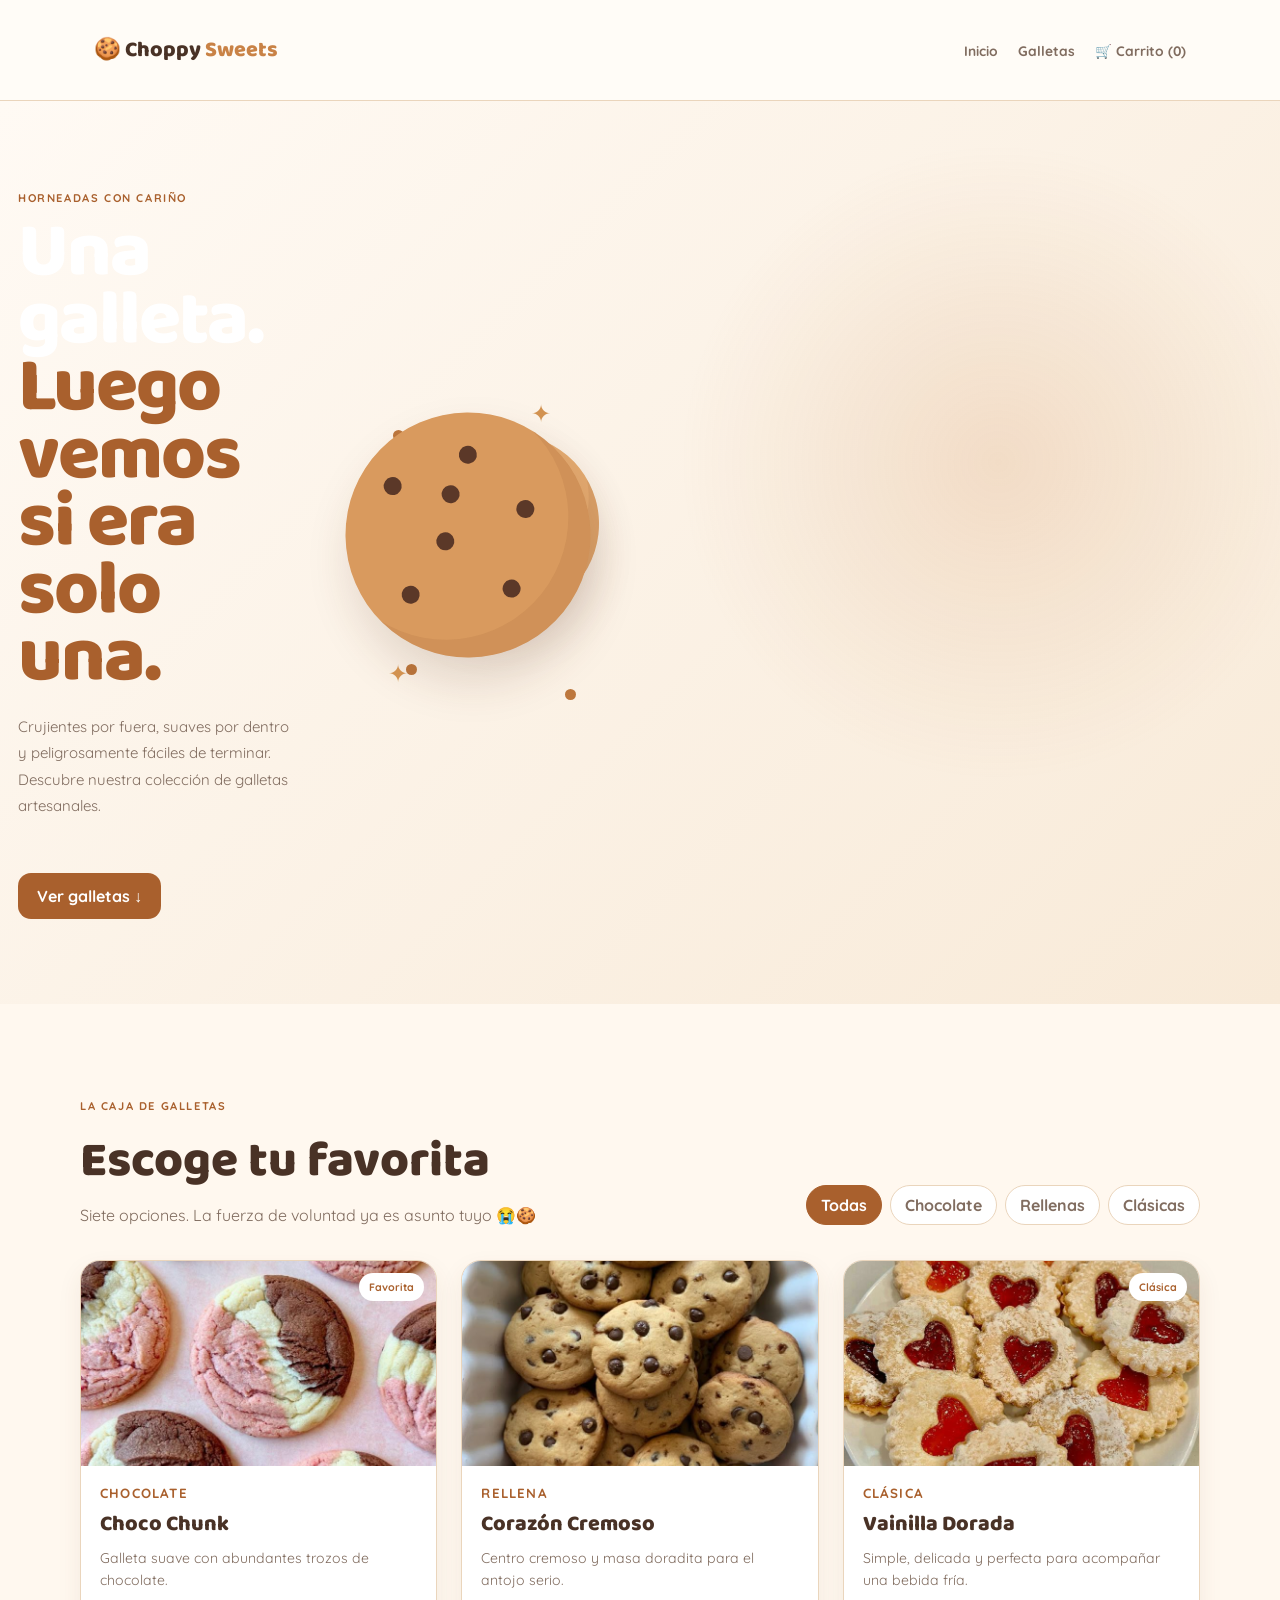
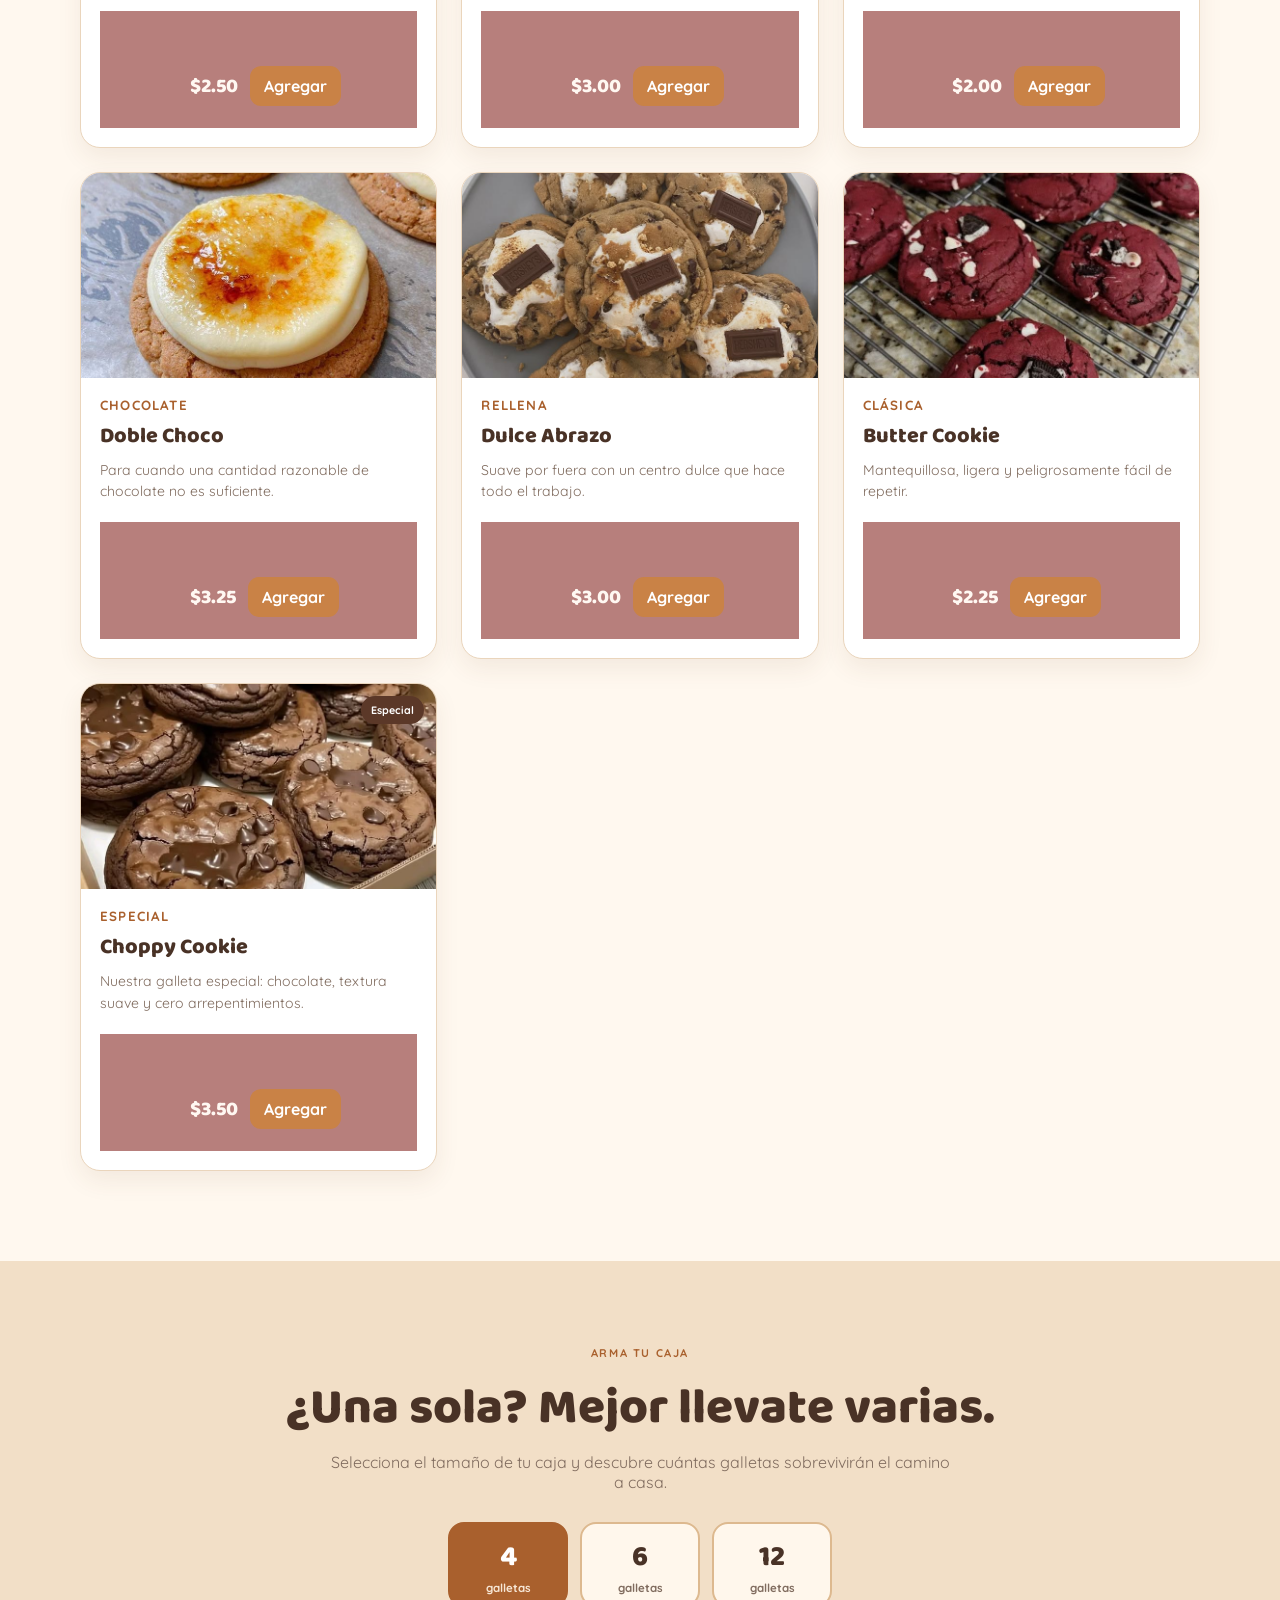
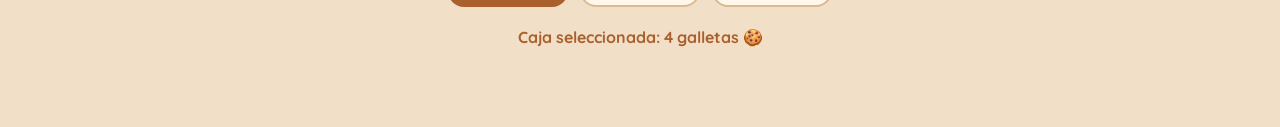
<file: galletas/Galletas.html>
<!DOCTYPE html>
<html lang="es">
<head>
  <meta charset="UTF-8">
  <meta name="viewport" content="width=device-width, initial-scale=1.0">
  <title>Galletas - Choppy Sweets</title>
  <link rel="preconnect" href="https://fonts.googleapis.com">
  <link href="https://fonts.googleapis.com/css2?family=Baloo+2:wght@600;700;800&family=Quicksand:wght@400;500;600;700&display=swap" rel="stylesheet">
  <link rel="stylesheet" href="../style.css">
  <link rel="stylesheet" href="galletas.css">
</head>
<body>

<header class="topbar">
  <div class="wrap nav-wrap">
    <a href="../index.html" class="logo">🍪 Choppy <span>Sweets</span></a>
    <nav class="nav-links">
      <a href="../index.html">Inicio</a>
      <a href="#galletas">Galletas</a>
      <a href="../carrito/carrito.html">🛒 Carrito (<b id="cart-count">0</b>)</a>
    </nav>
  </div>
</header>

<section class="hero">
  <div class="wrap hero-grid">
    <div class="hero-copy">
      <span class="eyebrow">HORNEADAS CON CARIÑO</span>
      <h1>Una galleta.<br><span>Luego vemos si era solo una.</span></h1>
      <p>Crujientes por fuera, suaves por dentro y peligrosamente fáciles de terminar. Descubre nuestra colección de galletas artesanales.</p>
      <a href="#galletas" class="main-btn">Ver galletas ↓</a>
    </div>

    <div class="cookie-scene" aria-hidden="true">
      <div class="crumb c1"></div><div class="crumb c2"></div><div class="crumb c3"></div>
      <div class="cookie cookie-back"><i></i><i></i><i></i><i></i><i></i></div>
      <div class="cookie cookie-main"><i></i><i></i><i></i><i></i><i></i><i></i><i></i></div>
      <span class="spark s1">✦</span><span class="spark s2">✦</span>
    </div>
  </div>
</section>

<main class="cookies-section" id="galletas">
  <div class="wrap">
    <div class="section-head">
      <div>
        <span class="eyebrow">LA CAJA DE GALLETAS</span>
        <h2>Escoge tu favorita</h2>
        <p>Siete opciones. La fuerza de voluntad ya es asunto tuyo 😭🍪</p>
      </div>
      <div class="filters">
        <button class="filter active" data-filter="todos">Todas</button>
        <button class="filter" data-filter="chocolate">Chocolate</button>
        <button class="filter" data-filter="rellena">Rellenas</button>
        <button class="filter" data-filter="clasica">Clásicas</button>
      </div>
    </div>

    <div class="cookies-grid">
      <article class="cookie-card" data-category="chocolate">
        <div class="cookie-img"><img src="galleta1.jfif" alt="Galleta 1"><span class="badge">Favorita</span></div>
        <div class="cookie-info"><small>CHOCOLATE</small><h3>Choco Chunk</h3><p>Galleta suave con abundantes trozos de chocolate.</p><div class="footer"><strong>$2.50</strong><button class="add" data-name="Choco Chunk" data-id="galleta-choco-chunk" data-precio="2.50" data-imagen="../Galletas/Galleta1.jfif">Agregar</button></div></div>
      </article>
      <article class="cookie-card" data-category="rellena">
        <div class="cookie-img"><img src="galleta2.jfif" alt="Galleta 2"></div>
        <div class="cookie-info"><small>RELLENA</small><h3>Corazón Cremoso</h3><p>Centro cremoso y masa doradita para el antojo serio.</p><div class="footer"><strong>$3.00</strong><button class="add" data-name="Corazón Cremoso" data-id="galleta-coraz-n-cremoso" data-precio="3.00" data-imagen="../Galletas/Galleta2.jfif">Agregar</button></div></div>
      </article>
      <article class="cookie-card" data-category="clasica">
        <div class="cookie-img"><img src="galleta3.jfif" alt="Galleta 3"><span class="badge">Clásica</span></div>
        <div class="cookie-info"><small>CLÁSICA</small><h3>Vainilla Dorada</h3><p>Simple, delicada y perfecta para acompañar una bebida fría.</p><div class="footer"><strong>$2.00</strong><button class="add" data-name="Vainilla Dorada" data-id="galleta-vainilla-dorada" data-precio="2.00" data-imagen="../Galletas/Galleta3.jfif">Agregar</button></div></div>
      </article>
      <article class="cookie-card" data-category="chocolate">
        <div class="cookie-img"><img src="galleta4.jfif" alt="Galleta 4"></div>
        <div class="cookie-info"><small>CHOCOLATE</small><h3>Doble Choco</h3><p>Para cuando una cantidad razonable de chocolate no es suficiente.</p><div class="footer"><strong>$3.25</strong><button class="add" data-name="Doble Choco" data-id="galleta-doble-choco" data-precio="3.25" data-imagen="../Galletas/Galleta4.jfif">Agregar</button></div></div>
      </article>
      <article class="cookie-card" data-category="rellena">
        <div class="cookie-img"><img src="galleta5.jfif" alt="Galleta 5"></div>
        <div class="cookie-info"><small>RELLENA</small><h3>Dulce Abrazo</h3><p>Suave por fuera con un centro dulce que hace todo el trabajo.</p><div class="footer"><strong>$3.00</strong><button class="add" data-name="Dulce Abrazo" data-id="galleta-dulce-abrazo" data-precio="3.00" data-imagen="../Galletas/Galleta5.jfif">Agregar</button></div></div>
      </article>
      <article class="cookie-card" data-category="clasica">
        <div class="cookie-img"><img src="galleta6.jfif" alt="Galleta 6"></div>
        <div class="cookie-info"><small>CLÁSICA</small><h3>Butter Cookie</h3><p>Mantequillosa, ligera y peligrosamente fácil de repetir.</p><div class="footer"><strong>$2.25</strong><button class="add" data-name="Butter Cookie" data-id="galleta-butter-cookie" data-precio="2.25" data-imagen="../Galletas/Galleta6.jfif">Agregar</button></div></div>
      </article>
      <article class="cookie-card" data-category="chocolate">
        <div class="cookie-img"><img src="galleta7.jfif" alt="Galleta 7"><span class="badge dark">Especial</span></div>
        <div class="cookie-info"><small>ESPECIAL</small><h3>Choppy Cookie</h3><p>Nuestra galleta especial: chocolate, textura suave y cero arrepentimientos.</p><div class="footer"><strong>$3.50</strong><button class="add" data-name="Choppy Cookie" data-id="galleta-choppy-cookie" data-precio="3.50" data-imagen="../Galletas/Galleta7.jfif">Agregar</button></div></div>
      </article>
    </div>
  </div>
</main>

<section class="box-section">
  <div class="wrap box-grid">
    <div>
      <span class="eyebrow">ARMA TU CAJA</span>
      <h2>¿Una sola? Mejor llevate varias.</h2>
      <p>Selecciona el tamaño de tu caja y descubre cuántas galletas sobrevivirán el camino a casa.</p>
    </div>
    <div class="box-options">
      <button class="box-btn active" data-box="4">4 <span>galletas</span></button>
      <button class="box-btn" data-box="6">6 <span>galletas</span></button>
      <button class="box-btn" data-box="12">12 <span>galletas</span></button>
    </div>
    <div class="box-result" id="box-result">Caja seleccionada: <b>4 galletas</b> 🍪</div>
  </div>
</section>

<div class="toast" id="toast">Galleta agregada 🍪</div>
<script src="galletas.js"></script>
</body>
</html>
</file>
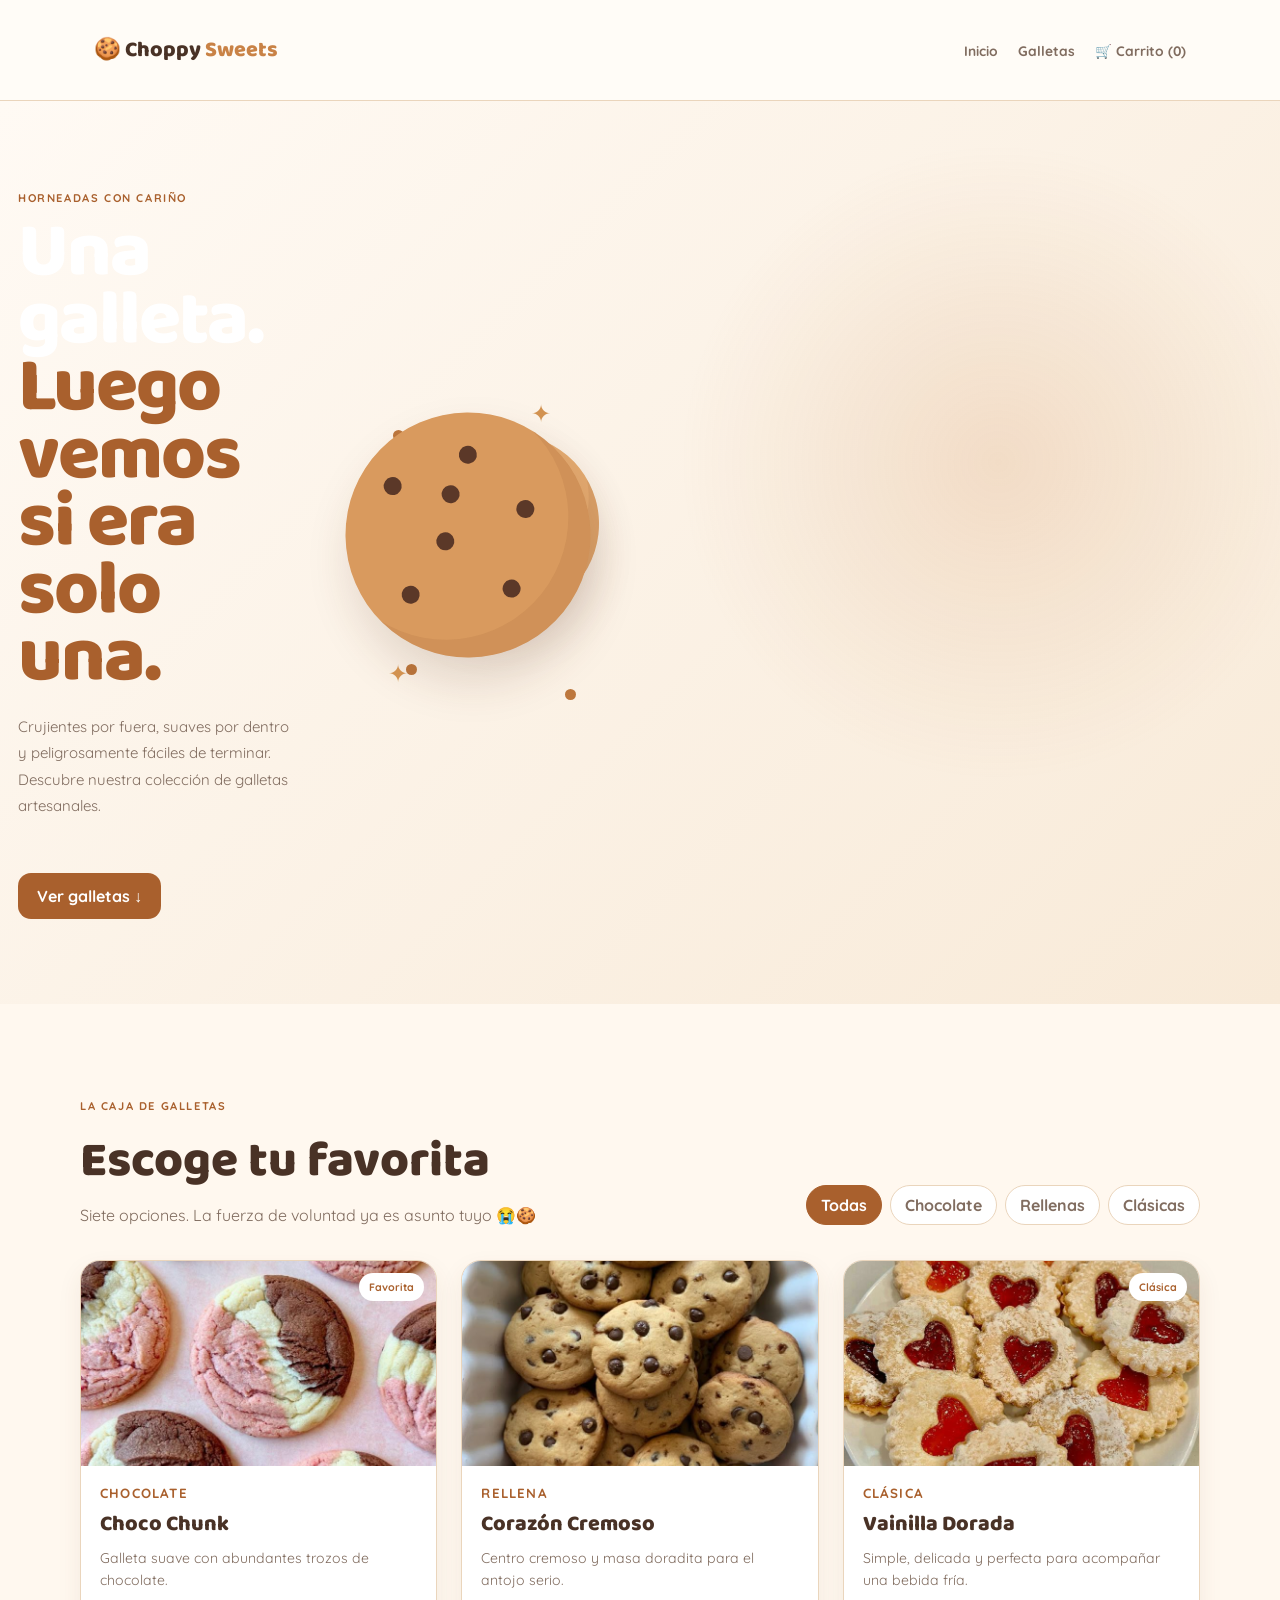
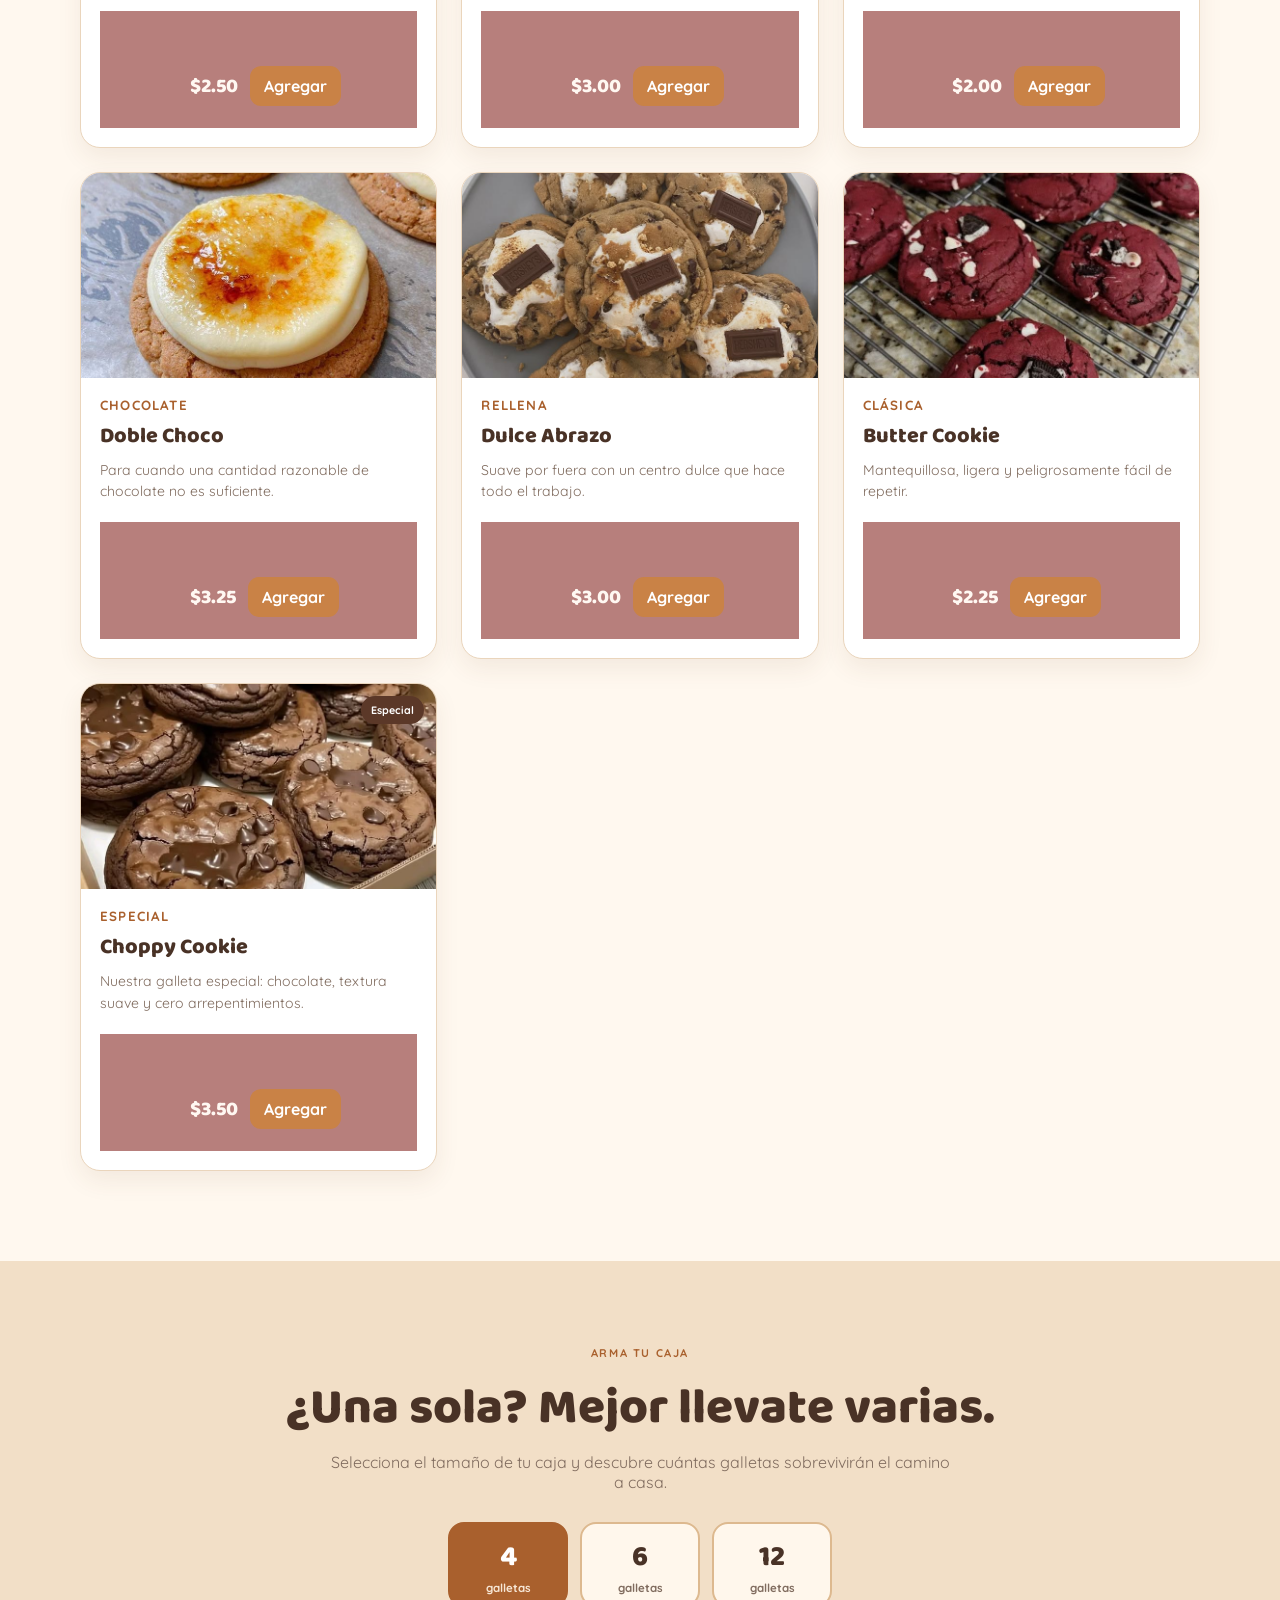
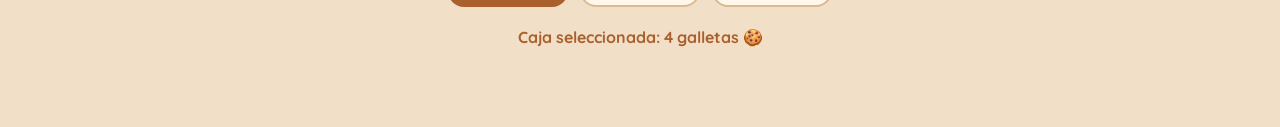
<file: galletas/galletas.html>
<!DOCTYPE html>
<html lang="es">
<head>
  <meta charset="UTF-8">
  <meta name="viewport" content="width=device-width, initial-scale=1.0">
  <title>Galletas - Choppy Sweets</title>
  <link rel="preconnect" href="https://fonts.googleapis.com">
  <link href="https://fonts.googleapis.com/css2?family=Baloo+2:wght@600;700;800&family=Quicksand:wght@400;500;600;700&display=swap" rel="stylesheet">
  <link rel="stylesheet" href="../style.css">
  <link rel="stylesheet" href="galletas.css">
</head>
<body>

<header class="topbar">
  <div class="wrap nav-wrap">
    <a href="../index.html" class="logo">🍪 Choppy <span>Sweets</span></a>
    <nav class="nav-links">
      <a href="../index.html">Inicio</a>
      <a href="#galletas">Galletas</a>
      <a href="../carrito/carrito.html">🛒 Carrito (<b id="cart-count">0</b>)</a>
    </nav>
  </div>
</header>

<section class="hero">
  <div class="wrap hero-grid">
    <div class="hero-copy">
      <span class="eyebrow">HORNEADAS CON CARIÑO</span>
      <h1>Una galleta.<br><span>Luego vemos si era solo una.</span></h1>
      <p>Crujientes por fuera, suaves por dentro y peligrosamente fáciles de terminar. Descubre nuestra colección de galletas artesanales.</p>
      <a href="#galletas" class="main-btn">Ver galletas ↓</a>
    </div>

    <div class="cookie-scene" aria-hidden="true">
      <div class="crumb c1"></div><div class="crumb c2"></div><div class="crumb c3"></div>
      <div class="cookie cookie-back"><i></i><i></i><i></i><i></i><i></i></div>
      <div class="cookie cookie-main"><i></i><i></i><i></i><i></i><i></i><i></i><i></i></div>
      <span class="spark s1">✦</span><span class="spark s2">✦</span>
    </div>
  </div>
</section>

<main class="cookies-section" id="galletas">
  <div class="wrap">
    <div class="section-head">
      <div>
        <span class="eyebrow">LA CAJA DE GALLETAS</span>
        <h2>Escoge tu favorita</h2>
        <p>Siete opciones. La fuerza de voluntad ya es asunto tuyo 😭🍪</p>
      </div>
      <div class="filters">
        <button class="filter active" data-filter="todos">Todas</button>
        <button class="filter" data-filter="chocolate">Chocolate</button>
        <button class="filter" data-filter="rellena">Rellenas</button>
        <button class="filter" data-filter="clasica">Clásicas</button>
      </div>
    </div>

    <div class="cookies-grid">
      <article class="cookie-card" data-category="chocolate">
        <div class="cookie-img"><img src="galleta1.jfif" alt="Galleta 1"><span class="badge">Favorita</span></div>
        <div class="cookie-info"><small>CHOCOLATE</small><h3>Choco Chunk</h3><p>Galleta suave con abundantes trozos de chocolate.</p><div class="footer"><strong>$2.50</strong><button class="add" data-name="Choco Chunk" data-id="galleta-choco-chunk" data-precio="2.50" data-imagen="../galletas/galleta1.jfif">Agregar</button></div></div>
      </article>
      <article class="cookie-card" data-category="rellena">
        <div class="cookie-img"><img src="galleta2.jfif" alt="Galleta 2"></div>
        <div class="cookie-info"><small>RELLENA</small><h3>Corazón Cremoso</h3><p>Centro cremoso y masa doradita para el antojo serio.</p><div class="footer"><strong>$3.00</strong><button class="add" data-name="Corazón Cremoso" data-id="galleta-coraz-n-cremoso" data-precio="3.00" data-imagen="../galletas/galleta2.jfif">Agregar</button></div></div>
      </article>
      <article class="cookie-card" data-category="clasica">
        <div class="cookie-img"><img src="galleta3.jfif" alt="Galleta 3"><span class="badge">Clásica</span></div>
        <div class="cookie-info"><small>CLÁSICA</small><h3>Vainilla Dorada</h3><p>Simple, delicada y perfecta para acompañar una bebida fría.</p><div class="footer"><strong>$2.00</strong><button class="add" data-name="Vainilla Dorada" data-id="galleta-vainilla-dorada" data-precio="2.00" data-imagen="../galletas/galleta3.jfif">Agregar</button></div></div>
      </article>
      <article class="cookie-card" data-category="chocolate">
        <div class="cookie-img"><img src="galleta4.jfif" alt="Galleta 4"></div>
        <div class="cookie-info"><small>CHOCOLATE</small><h3>Doble Choco</h3><p>Para cuando una cantidad razonable de chocolate no es suficiente.</p><div class="footer"><strong>$3.25</strong><button class="add" data-name="Doble Choco" data-id="galleta-doble-choco" data-precio="3.25" data-imagen="../galletas/galleta4.jfif">Agregar</button></div></div>
      </article>
      <article class="cookie-card" data-category="rellena">
        <div class="cookie-img"><img src="galleta5.jfif" alt="Galleta 5"></div>
        <div class="cookie-info"><small>RELLENA</small><h3>Dulce Abrazo</h3><p>Suave por fuera con un centro dulce que hace todo el trabajo.</p><div class="footer"><strong>$3.00</strong><button class="add" data-name="Dulce Abrazo" data-id="galleta-dulce-abrazo" data-precio="3.00" data-imagen="../galletas/galleta5.jfif">Agregar</button></div></div>
      </article>
      <article class="cookie-card" data-category="clasica">
        <div class="cookie-img"><img src="galleta6.jfif" alt="Galleta 6"></div>
        <div class="cookie-info"><small>CLÁSICA</small><h3>Butter Cookie</h3><p>Mantequillosa, ligera y peligrosamente fácil de repetir.</p><div class="footer"><strong>$2.25</strong><button class="add" data-name="Butter Cookie" data-id="galleta-butter-cookie" data-precio="2.25" data-imagen="../galletas/galleta6.jfif">Agregar</button></div></div>
      </article>
      <article class="cookie-card" data-category="chocolate">
        <div class="cookie-img"><img src="galleta7.jfif" alt="Galleta 7"><span class="badge dark">Especial</span></div>
        <div class="cookie-info"><small>ESPECIAL</small><h3>Choppy Cookie</h3><p>Nuestra galleta especial: chocolate, textura suave y cero arrepentimientos.</p><div class="footer"><strong>$3.50</strong><button class="add" data-name="Choppy Cookie" data-id="galleta-choppy-cookie" data-precio="3.50" data-imagen="../galletas/galleta7.jfif">Agregar</button></div></div>
      </article>
    </div>
  </div>
</main>

<section class="box-section">
  <div class="wrap box-grid">
    <div>
      <span class="eyebrow">ARMA TU CAJA</span>
      <h2>¿Una sola? Mejor llevate varias.</h2>
      <p>Selecciona el tamaño de tu caja y descubre cuántas galletas sobrevivirán el camino a casa.</p>
    </div>
    <div class="box-options">
      <button class="box-btn active" data-box="4">4 <span>galletas</span></button>
      <button class="box-btn" data-box="6">6 <span>galletas</span></button>
      <button class="box-btn" data-box="12">12 <span>galletas</span></button>
    </div>
    <div class="box-result" id="box-result">Caja seleccionada: <b>4 galletas</b> 🍪</div>
  </div>
</section>

<div class="toast" id="toast">Galleta agregada 🍪</div>
<script src="galletas.js"></script>
</body>
</html>
</file>
<file: style.css>
:root{
  --cream:#f6eadf;
  --cream-2:#fff7ef;
  --rose:#b77f7c;
  --rose-dark:#7b4a46;
  --pink:#edc1c4;
  --lavender:#cdb5c6;
  --peach:#efd8c7;
  --ink:#3d2925;
  --muted:#765f5a;
  --line:#d7bdb2;
  --white:#fffdf9;
}

*{
  box-sizing:border-box;
  margin:0;
  padding:0;
}

html{
  scroll-behavior:smooth;
}

body{
  font-family:'DM Sans',sans-serif;
  color:var(--ink);
  background:var(--cream);
  overflow-x:hidden;
}

a{
  color:inherit;
  text-decoration:none;
}

img{
  display:block;
  width:100%;
}

button{
  font:inherit;
}

/* ================= HEADER ================= */

.topbar{
  min-height:76px;
  padding:14px clamp(20px,6vw,76px);
  display:flex;
  align-items:center;
  gap:30px;
  background:var(--cream-2);
  border-bottom:1px solid rgba(123,74,70,.08);
  position:sticky;
  top:0;
  z-index:50;
}

.brand{
  width:165px;
  flex-shrink:0;
}

.brand img{
  max-height:54px;
  object-fit:contain;
  object-position:left center;
}

.brand-fallback{
  display:none;
  font:600 27px 'Playfair Display',serif;
  line-height:.88;
}

.brand-fallback small{
  display:block;
  margin-top:7px;
  font:600 8px 'DM Sans',sans-serif;
  letter-spacing:4px;
}

.nav{
  margin-left:auto;
  display:flex;
  align-items:center;
  gap:34px;
}

.nav a{
  position:relative;
  font-size:14px;
  font-weight:600;
}

.nav a::after{
  content:'';
  position:absolute;
  left:0;
  right:100%;
  bottom:-10px;
  height:2px;
  background:var(--rose-dark);
  transition:.2s ease;
}

.nav a:hover::after,
.nav a.active::after{
  right:0;
}

.header-actions{
  display:flex;
  align-items:center;
  gap:12px;
}

.icon-btn{
  position:relative;
  width:34px;
  height:34px;
  border:0;
  background:transparent;
  color:var(--ink);
  font-size:22px;
  cursor:pointer;
}

.cart span{
  position:absolute;
  top:-3px;
  right:-4px;
  width:16px;
  height:16px;
  border-radius:50%;
  display:grid;
  place-items:center;
  background:var(--rose-dark);
  color:white;
  font-size:9px;
}

.order-btn,
.primary-btn,
.secondary-btn{
  display:inline-flex;
  align-items:center;
  justify-content:center;
  border-radius:30px;
  font-weight:700;
  transition:.2s ease;
}

.order-btn{
  padding:11px 20px;
  background:var(--rose);
  color:white;
  font-size:13px;
}

.order-btn:hover,
.primary-btn:hover,
.secondary-btn:hover{
  transform:translateY(-2px);
}

.menu-btn{
  display:none;
  border:0;
  background:transparent;
  font-size:25px;
  color:var(--ink);
  cursor:pointer;
}

/* ================= HERO ================= */

.hero{
  position:relative;
  min-height:500px;
  display:grid;
  grid-template-columns:1fr 1.05fr;
  align-items:center;
  padding:45px clamp(24px,8vw,110px);
  background:
    linear-gradient(90deg, rgba(116,70,67,.15), transparent 60%),
    var(--rose);
  color:white;
  overflow:hidden;
}

.hero-copy{
  position:relative;
  z-index:4;
  max-width:500px;
}

.mini{
  display:block;
  margin-bottom:14px;
  font-size:11px;
  font-weight:700;
  letter-spacing:2.4px;
}

.hero h1{
  font:600 clamp(49px,6vw,78px)/.98 'Playfair Display',serif;
  letter-spacing:-2px;
}

.hero h1 em{
  color:#f7d3ca;
  font-style:normal;
}

.hero-copy p{
  max-width:400px;
  margin:22px 0 28px;
  font-size:15px;
  line-height:1.65;
  color:rgba(255,255,255,.88);
}

.primary-btn{
  padding:13px 22px;
  background:#6f3d31;
  color:white;
  font-size:13px;
}

.hero-image{
  position:relative;
  z-index:3;
  min-height:410px;
  display:flex;
  align-items:center;
  justify-content:center;
}

.hero-image img{
  width:min(100%,520px);
  height:410px;
  object-fit:contain;
  position:relative;
  z-index:2;
}

.placeholder{
  position:absolute;
  inset:18%;
  z-index:1;
  display:grid;
  place-items:center;
  text-align:center;
  border:1px dashed rgba(255,255,255,.55);
  border-radius:18px;
  color:rgba(255,255,255,.8);
  font-size:13px;
}

.hero-image img[src]:not([src=""]){
  z-index:2;
}

.hero-image img:not([src]),
.hero-image img[src=""]{
  display:none;
}

/* bordes tipo pincel */
.brush{
  position:absolute;
  left:-2%;
  width:104%;
  height:32px;
  z-index:5;
  pointer-events:none;
  background:
    radial-gradient(ellipse at 20% 50%, var(--cream-2) 0 38%, transparent 40%),
    radial-gradient(ellipse at 50% 50%, var(--cream-2) 0 36%, transparent 38%),
    radial-gradient(ellipse at 80% 50%, var(--cream-2) 0 40%, transparent 42%);
  background-size:110px 35px;
}

.brush-top{
  top:-17px;
}

.brush-bottom{
  bottom:-17px;
}

/* ================= BENEFICIOS ================= */

.benefits{
  max-width:930px;
  margin:0 auto;
  padding:42px 24px 20px;
  display:grid;
  grid-template-columns:1fr 1fr;
  gap:65px;
}

.benefits article{
  display:flex;
  align-items:center;
  gap:18px;
}

.benefit-icon{
  width:58px;
  height:58px;
  flex-shrink:0;
  border-radius:50%;
  display:grid;
  place-items:center;
  background:#efcfc4;
  font-size:25px;
}

.benefits h3{
  margin-bottom:5px;
  font:600 17px 'Playfair Display',serif;
}

.benefits p{
  color:var(--muted);
  font-size:12px;
  line-height:1.5;
}

/* ================= COLECCIONES ================= */

.collections{
  max-width:1060px;
  margin:0 auto;
  padding:30px 24px 60px;
  display:grid;
  grid-template-columns:repeat(3,1fr);
  gap:22px;
}

.collection-card{
  min-height:385px;
  padding:28px 24px 20px;
  border-radius:18px;
  overflow:hidden;
  display:flex;
  flex-direction:column;
}

.collection-card.rose{background:var(--pink);}
.collection-card.cream{background:var(--peach);}
.collection-card.lavender{background:var(--lavender);}

.collection-card h2{
  text-align:center;
  font:600 29px/1.03 'Playfair Display',serif;
}

.collection-image{
  position:relative;
  flex:1;
  min-height:230px;
  margin:8px -5px 4px;
}

.collection-image img{
  height:235px;
  object-fit:contain;
  position:relative;
  z-index:2;
}

.collection-image .placeholder{
  inset:22%;
  border-color:rgba(61,41,37,.35);
  color:rgba(61,41,37,.65);
}

.collection-card footer{
  display:flex;
  align-items:flex-end;
  justify-content:space-between;
  gap:16px;
}

.collection-card footer p{
  max-width:150px;
  font-size:11px;
  line-height:1.45;
}

.collection-card footer a{
  width:40px;
  height:40px;
  flex-shrink:0;
  border-radius:50%;
  display:grid;
  place-items:center;
  background:rgba(255,255,255,.58);
  font-size:23px;
  transition:.2s;
}

.collection-card footer a:hover{
  transform:translateX(4px);
}

/* ================= PAIRING ================= */

.pairing{
  max-width:1020px;
  margin:0 auto;
  padding:20px 24px 75px;
  display:grid;
  grid-template-columns:1.15fr .85fr;
  align-items:center;
  gap:35px;
}

.pairing-image{
  position:relative;
  min-height:330px;
}

.pairing-image img{
  height:330px;
  object-fit:contain;
  position:relative;
  z-index:2;
}

.pairing-image .placeholder{
  inset:18%;
  border-color:rgba(61,41,37,.3);
  color:var(--muted);
}

.pairing-copy h2,
.about h2{
  font:600 clamp(38px,5vw,56px)/.98 'Playfair Display',serif;
}

.pairing-copy p{
  margin:20px 0 24px;
  max-width:360px;
  color:var(--muted);
  line-height:1.7;
  font-size:14px;
}

.secondary-btn{
  padding:12px 22px;
  background:var(--rose);
  color:white;
  font-size:12px;
}

/* ================= ABOUT ================= */

.about{
  padding:70px 24px;
  text-align:center;
  background:var(--cream-2);
}

.about h2{
  margin-bottom:20px;
}

.about p{
  max-width:650px;
  margin:auto;
  color:var(--muted);
  line-height:1.8;
}

/* ================= FOOTER ================= */

.footer{
  padding:55px clamp(24px,7vw,90px) 22px;
  display:grid;
  grid-template-columns:1.4fr repeat(3,1fr);
  gap:38px;
  background:var(--rose);
  color:#fff8f2;
}

.footer-brand strong{
  display:block;
  font:600 29px 'Playfair Display',serif;
}

.footer-brand small{
  letter-spacing:4px;
  font-size:8px;
}

.footer-brand p{
  max-width:220px;
  margin:18px 0;
  font-size:11px;
  line-height:1.6;
  color:rgba(255,255,255,.82);
}

.socials{
  display:flex;
  gap:9px;
}

.socials a{
  width:30px;
  height:30px;
  border-radius:50%;
  display:grid;
  place-items:center;
  border:1px solid rgba(255,255,255,.42);
}

.footer h4{
  margin-bottom:16px;
  font:600 13px 'Playfair Display',serif;
}

.footer>div:not(.footer-brand) a,
.footer>div:not(.footer-brand) p{
  display:block;
  margin:7px 0;
  font-size:11px;
  color:rgba(255,255,255,.83);
}

.copyright{
  grid-column:1/-1;
  padding-top:20px;
  margin-top:10px;
  border-top:1px solid rgba(255,255,255,.22);
  text-align:center;
  font-size:10px;
}

/* ================= BUSCADOR ================= */

.search-modal{
  position:fixed;
  inset:0;
  z-index:100;
  display:none;
  place-items:center;
  padding:20px;
  background:rgba(54,34,30,.48);
  backdrop-filter:blur(6px);
}

.search-modal.open{
  display:grid;
}

.search-box{
  position:relative;
  width:min(520px,100%);
  padding:34px;
  border-radius:18px;
  background:var(--cream-2);
  box-shadow:0 30px 80px rgba(45,27,24,.25);
}

.search-box h3{
  margin-bottom:18px;
  font:600 30px 'Playfair Display',serif;
}

.search-box input{
  width:100%;
  padding:13px 15px;
  border:1px solid var(--line);
  border-radius:10px;
  background:white;
  outline:none;
  color:var(--ink);
}

.close-search{
  position:absolute;
  top:12px;
  right:16px;
  border:0;
  background:transparent;
  font-size:28px;
  color:var(--ink);
  cursor:pointer;
}

#searchResults{
  margin-top:12px;
}

.search-result{
  display:block;
  padding:11px 2px;
  border-bottom:1px solid var(--line);
  font-size:13px;
}

/* ================= RESPONSIVE ================= */

@media(max-width:900px){
  .menu-btn{
    display:block;
    margin-left:auto;
  }

  .nav{
    position:absolute;
    top:100%;
    left:0;
    right:0;
    display:none;
    flex-direction:column;
    align-items:stretch;
    gap:0;
    padding:12px 24px 20px;
    background:var(--cream-2);
    border-bottom:1px solid var(--line);
  }

  .nav.open{
    display:flex;
  }

  .nav a{
    padding:12px 0;
  }

  .nav a::after{
    display:none;
  }

  .header-actions{
    margin-left:0;
  }

  .icon-btn{
    display:none;
  }

  .hero{
    grid-template-columns:1fr;
    padding-top:70px;
    text-align:center;
  }

  .hero-copy{
    margin:auto;
  }

  .hero-copy p{
    margin-left:auto;
    margin-right:auto;
  }

  .hero-image{
    min-height:330px;
  }

  .hero-image img{
    height:330px;
  }

  .collections{
    grid-template-columns:1fr;
    max-width:560px;
  }

  .pairing{
    grid-template-columns:1fr;
    text-align:center;
  }

  .pairing-copy p{
    margin-left:auto;
    margin-right:auto;
  }

  .footer{
    grid-template-columns:1fr 1fr;
  }
}

@media(max-width:600px){
  .topbar{
    padding:12px 16px;
    gap:12px;
  }

  .brand{
    width:125px;
  }

  .order-btn{
    padding:9px 13px;
    font-size:11px;
  }

  .benefits{
    grid-template-columns:1fr;
    gap:20px;
  }

  .hero{
    padding-left:20px;
    padding-right:20px;
  }

  .hero h1{
    font-size:48px;
  }

  .collection-card{
    min-height:350px;
  }

  .footer{
    grid-template-columns:1fr;
  }

  .copyright{
    grid-column:1;
  }
}
/* =========================
   ANIMACIÓN DEL LOGO
========================= */

.brand img {
  animation: logoFlotando 3s ease-in-out infinite;
  transform-origin: center;
}

/* Movimiento suave hacia arriba y abajo */
@keyframes logoFlotando {
  0%, 100% {
    transform: translateY(0) rotate(0deg);
  }

  25% {
    transform: translateY(-5px) rotate(-2deg);
  }

  50% {
    transform: translateY(0) rotate(0deg);
  }

  75% {
    transform: translateY(-5px) rotate(2deg);
  }
}

/* Efecto al pasar el mouse */
.brand:hover img {
  animation: logoRebote 0.7s ease;
}

@keyframes logoRebote {
  0% {
    transform: scale(1);
  }

  30% {
    transform: scale(1.08) rotate(-4deg);
  }

  60% {
    transform: scale(0.95) rotate(4deg);
  }

  100% {
    transform: scale(1) rotate(0deg);
  }
}

/* =========================
   CARRITO GLOBAL
========================= */
.cart-link{
  display:grid;
  place-items:center;
  text-decoration:none;
}
.cart-link #cartCount{
  pointer-events:none;
}
/* Ajustes para el logo sin fondo */
.brand {
  display: flex;
  align-items: center;
  width: auto; /* Permite que el contenedor se ajuste al ancho real del logo */
  flex-shrink: 0;
}

.brand img {
  height: 58px; /* Controla la altura en la barra superior */
  width: auto;  /* Mantiene la proporción circular del logo */
  object-fit: contain;
  filter: drop-shadow(0 2px 4px rgba(0, 0, 0, 0.08)); /* Sombra suave opcional */
}
</file>
<file: aniversarios/Aniversarios.css>
*{margin:0;padding:0;box-sizing:border-box}

:root{
  --bg:#fff9f8;
  --panel:#ffffff;
  --rose:#e88fa4;
  --rose-dark:#cf5f7a;
  --rose-soft:#f8dce3;
  --wine:#6b3d48;
  --gold:#c99b61;
  --ink:#513b40;
  --muted:#826e73;
  --line:#efd8dd;
  --white:#fff;
}

html{scroll-behavior:smooth}

body{
  background:var(--bg);
  color:var(--ink);
  font-family:'Quicksand',sans-serif;
}

a{text-decoration:none;color:inherit}
button,input,textarea{font:inherit}

.wrap{
  width:min(1140px,calc(100% - 36px));
  margin:auto;
}

/* NAV */
.topbar{
  position:sticky;
  top:0;
  z-index:1000;
  background:rgba(255,255,255,.95);
  border-bottom:1px solid var(--line);
  backdrop-filter:blur(10px);
}

.nav-wrap{
  min-height:72px;
  display:flex;
  align-items:center;
  justify-content:space-between;
  gap:20px;
}

.logo{
  font:800 1.35rem 'Baloo 2',sans-serif;
}

.logo span{color:var(--rose-dark)}

.nav-links{
  display:flex;
  align-items:center;
  gap:20px;
  color:var(--muted);
  font-size:.86rem;
  font-weight:700;
}

.nav-links a:hover{color:var(--rose-dark)}

/* HERO */
.hero{
  position:relative;
  overflow:hidden;
  padding:85px 0 90px;
  background:
    radial-gradient(circle at 78% 35%,rgba(232,143,164,.24),transparent 30%),
    linear-gradient(135deg,#fffdfb,#fff0f3);
}

.hero-grid{
  display:grid;
  grid-template-columns:1.05fr .95fr;
  gap:60px;
  align-items:center;
}

.eyebrow{
  color:var(--rose-dark);
  font-size:.7rem;
  font-weight:800;
  letter-spacing:1.5px;
}

.hero h1{
  margin:13px 0 18px;
  font:700 clamp(3.2rem,6vw,5.7rem)/.9 'Playfair Display',serif;
  letter-spacing:-2px;
}

.hero h1 span{color:var(--rose-dark)}

.hero p{
  max-width:600px;
  color:var(--muted);
  line-height:1.8;
}

.main-btn{
  display:inline-block;
  margin-top:26px;
  padding:13px 20px;
  border-radius:14px;
  background:var(--rose-dark);
  color:#fff;
  font-weight:800;
  transition:.2s;
}

.main-btn:hover{
  transform:translateY(-2px);
  background:#b84f68;
}

/* HEARTS */
.floating-heart{
  position:absolute;
  color:var(--rose);
  opacity:.55;
  animation:float 3s ease-in-out infinite;
}

.h1{left:4%;top:22%;font-size:28px}
.h2{left:43%;bottom:15%;font-size:18px;animation-delay:.5s}
.h3{right:6%;top:12%;font-size:33px;animation-delay:1s}

@keyframes float{
  50%{transform:translateY(-10px) rotate(7deg)}
}

/* ANNIVERSARY ART */
.anniversary-art{
  position:relative;
  height:360px;
}

.plate{
  position:absolute;
  left:50%;
  bottom:27px;
  width:315px;
  height:35px;
  transform:translateX(-50%);
  border-radius:50%;
  background:#ecd9d9;
  box-shadow:0 18px 35px rgba(93,56,62,.12);
}

.cake{
  position:absolute;
  left:50%;
  bottom:50px;
  width:275px;
  height:170px;
  transform:translateX(-50%);
  border-radius:26px 26px 18px 18px;
  background:linear-gradient(90deg,#fff0e9,#fffaf5,#fff0e9);
  box-shadow:inset 0 -12px rgba(120,75,74,.04);
}

.icing{
  position:absolute;
  left:50%;
  bottom:200px;
  width:275px;
  height:42px;
  transform:translateX(-50%);
  border-radius:50%;
  background:#f4b3c3;
}

.rose{
  position:absolute;
  width:58px;
  height:58px;
  border-radius:50%;
  background:
    radial-gradient(circle at 50% 50%,#c75470 0 16%,transparent 17%),
    conic-gradient(#e9849c 0 20%,#c75470 20% 40%,#ed9caf 40% 60%,#c75470 60% 80%,#e9849c 80%);
  box-shadow:0 7px 12px rgba(109,50,65,.12);
}

.r1{left:34%;bottom:224px}
.r2{left:48%;bottom:238px}
.r3{left:60%;bottom:222px}

.heart-stick{
  position:absolute;
  right:18%;
  top:18px;
  color:var(--gold);
  font:700 70px 'Playfair Display',serif;
  transform:rotate(8deg);
}

.message{
  position:absolute;
  top:10px;
  left:15%;
  color:var(--gold);
  font:700 38px/1 'Playfair Display',serif;
  font-style:italic;
  transform:rotate(-4deg);
}

.spark{
  position:absolute;
  color:var(--gold);
  font-size:23px;
}

.s1{left:8%;bottom:65px}
.s2{right:8%;top:115px}

/* COLLECTION */
.collection-section{
  padding:90px 0 100px;
}

.section-head{
  display:flex;
  justify-content:space-between;
  align-items:end;
  gap:30px;
  margin-bottom:35px;
}

.section-head h2,
.message-card h2{
  margin:8px 0 4px;
  font:700 clamp(2rem,4vw,3.1rem) 'Playfair Display',serif;
}

.section-head p,
.message-card p{
  color:var(--muted);
}

.filters{
  display:flex;
  flex-wrap:wrap;
  gap:8px;
}

.filter{
  padding:9px 14px;
  border:1px solid var(--line);
  border-radius:999px;
  background:#fff;
  color:var(--muted);
  font-weight:700;
  cursor:pointer;
}

.filter.active,
.filter:hover{
  background:var(--rose-dark);
  border-color:var(--rose-dark);
  color:#fff;
}

.main-layout{
  display:grid;
  grid-template-columns:230px 1fr;
  gap:25px;
  align-items:start;
}

/* LOVE PANEL */
.love-panel{
  position:sticky;
  top:95px;
  padding:22px;
  border:1px solid var(--line);
  border-radius:18px;
  background:#fff4f6;
  box-shadow:0 10px 24px rgba(116,63,74,.08);
}

.love-panel h3{
  margin:8px 0 5px;
  font:800 1.35rem 'Baloo 2',sans-serif;
}

.love-panel p{
  color:var(--muted);
  font-size:.85rem;
  line-height:1.5;
}

.love-control{
  display:grid;
  gap:8px;
  margin:18px 0;
}

.love-control input{
  width:100%;
  padding:11px 12px;
  border:1px solid var(--line);
  border-radius:11px;
  outline:none;
  color:var(--ink);
  background:#fff;
}

.love-control button{
  padding:11px;
  border:0;
  border-radius:11px;
  background:var(--rose-dark);
  color:#fff;
  font-weight:800;
  cursor:pointer;
}

.love-result{
  padding:15px;
  border-radius:12px;
  background:#fff;
  text-align:center;
}

.love-result strong{
  display:block;
  color:var(--rose-dark);
  margin-bottom:5px;
}

.love-result span{
  color:var(--muted);
  font-size:.8rem;
  line-height:1.5;
}

/* CARDS */
.cakes-grid{
  display:grid;
  grid-template-columns:repeat(3,minmax(0,1fr));
  gap:20px;
}

.cake-card{
  background:#fff;
  border:1px solid var(--line);
  border-radius:18px;
  overflow:hidden;
  display:flex;
  flex-direction:column;
  box-shadow:0 9px 22px rgba(107,59,70,.08);
  transition:.25s;
}

.cake-card:hover{
  transform:translateY(-5px);
  box-shadow:0 16px 30px rgba(107,59,70,.14);
}

.cake-card.hidden{display:none}

.cake-img{
  position:relative;
  height:180px;
  overflow:hidden;
  background:var(--rose-soft);
}

.cake-img img{
  width:100%;
  height:100%;
  display:block;
  object-fit:cover;
  transition:.35s;
}

.cake-card:hover img{transform:scale(1.04)}

.badge{
  position:absolute;
  top:10px;
  right:10px;
  padding:6px 9px;
  border-radius:999px;
  background:#fff;
  color:var(--rose-dark);
  font-size:.63rem;
  font-weight:800;
}

.badge.special{
  background:var(--wine);
  color:#fff;
}

.cake-info{
  padding:16px;
  display:flex;
  flex-direction:column;
  flex:1;
}

.cake-info small{
  color:var(--rose-dark);
  font-size:.65rem;
  font-weight:800;
  letter-spacing:1.1px;
}

.cake-info h3{
  margin:5px 0 7px;
  font:800 1.2rem 'Baloo 2',sans-serif;
}

.cake-info p{
  color:var(--muted);
  font-size:.8rem;
  line-height:1.5;
  margin-bottom:16px;
}

.footer{
  margin-top:auto;
  display:flex;
  justify-content:space-between;
  align-items:center;
  gap:8px;
}

.footer strong{
  font:800 1.12rem 'Baloo 2',sans-serif;
}

.add{
  border:0;
  padding:9px 12px;
  border-radius:10px;
  background:var(--rose);
  color:#fff;
  font-size:.76rem;
  font-weight:800;
  cursor:pointer;
}

.add:hover{background:var(--rose-dark)}

/* MESSAGE */
.message-section{
  padding:85px 0;
  background:linear-gradient(135deg,#fff0f3,#f9e7e7);
}

.message-card{
  max-width:950px;
  text-align:center;
}

.message-card>p{
  max-width:600px;
  margin:auto;
}

.message-tools{
  max-width:700px;
  margin:28px auto 22px;
  display:grid;
  grid-template-columns:1fr auto;
  gap:10px;
}

.message-tools textarea{
  min-height:110px;
  resize:vertical;
  padding:14px;
  border:1px solid var(--line);
  border-radius:13px;
  outline:none;
  background:#fff;
  color:var(--ink);
}

.message-tools button{
  padding:0 18px;
  border:0;
  border-radius:13px;
  background:var(--rose-dark);
  color:#fff;
  font-weight:800;
  cursor:pointer;
}

.love-letter{
  max-width:620px;
  margin:0 auto;
  padding:28px;
  background:#fffdf9;
  color:var(--ink);
  border:1px solid #eed9d4;
  border-radius:12px;
  box-shadow:0 12px 25px rgba(106,65,68,.1);
  transform:rotate(-1deg);
}

.love-letter small{
  color:var(--rose-dark);
  font-weight:800;
  letter-spacing:1.2px;
}

.love-letter p{
  margin:12px 0;
  color:var(--ink);
  font:600 1.35rem/1.5 'Playfair Display',serif;
}

.love-letter span{
  color:var(--muted);
  font-size:.78rem;
}

/* FINAL */
.final{
  padding:75px 0;
  text-align:center;
  background:var(--wine);
  color:#fff;
}

.final span{
  color:#f6bdca;
  font-size:.7rem;
  font-weight:800;
  letter-spacing:1.4px;
}

.final h2{
  max-width:780px;
  margin:12px auto 22px;
  font:700 clamp(2.2rem,4vw,3.5rem)/1 'Playfair Display',serif;
}

.final a{
  display:inline-block;
  padding:12px 18px;
  border-radius:12px;
  background:#fff;
  color:var(--wine);
  font-weight:800;
}

/* TOAST */
.toast{
  position:fixed;
  right:22px;
  bottom:22px;
  z-index:1500;
  padding:13px 18px;
  border-radius:12px;
  background:var(--wine);
  color:#fff;
  font-weight:700;
  opacity:0;
  transform:translateY(18px);
  pointer-events:none;
  transition:.25s;
}

.toast.show{
  opacity:1;
  transform:none;
}

@media(max-width:1000px){
  .hero-grid{grid-template-columns:1fr}
  .hero-copy{text-align:center}
  .hero-copy p{margin:auto}
  .main-layout{grid-template-columns:1fr}
  .love-panel{position:static}
  .cakes-grid{grid-template-columns:repeat(2,minmax(0,1fr))}
  .section-head{flex-direction:column;align-items:flex-start}
}

@media(max-width:620px){
  .nav-wrap{padding:13px 0;flex-direction:column;align-items:flex-start}
  .nav-links{width:100%;justify-content:space-between;gap:8px;font-size:.75rem}
  .hero{padding:55px 0}
  .anniversary-art{transform:scale(.82);margin:-30px 0}
  .cakes-grid{grid-template-columns:1fr}
  .cake-img{height:235px}
  .message-tools{grid-template-columns:1fr}
  .message-tools button{min-height:46px}
}
</file>
<file: aniversarios/aniversarios.css>
*{margin:0;padding:0;box-sizing:border-box}

:root{
  --bg:#fff9f8;
  --panel:#ffffff;
  --rose:#e88fa4;
  --rose-dark:#cf5f7a;
  --rose-soft:#f8dce3;
  --wine:#6b3d48;
  --gold:#c99b61;
  --ink:#513b40;
  --muted:#826e73;
  --line:#efd8dd;
  --white:#fff;
}

html{scroll-behavior:smooth}

body{
  background:var(--bg);
  color:var(--ink);
  font-family:'Quicksand',sans-serif;
}

a{text-decoration:none;color:inherit}
button,input,textarea{font:inherit}

.wrap{
  width:min(1140px,calc(100% - 36px));
  margin:auto;
}

/* NAV */
.topbar{
  position:sticky;
  top:0;
  z-index:1000;
  background:rgba(255,255,255,.95);
  border-bottom:1px solid var(--line);
  backdrop-filter:blur(10px);
}

.nav-wrap{
  min-height:72px;
  display:flex;
  align-items:center;
  justify-content:space-between;
  gap:20px;
}

.logo{
  font:800 1.35rem 'Baloo 2',sans-serif;
}

.logo span{color:var(--rose-dark)}

.nav-links{
  display:flex;
  align-items:center;
  gap:20px;
  color:var(--muted);
  font-size:.86rem;
  font-weight:700;
}

.nav-links a:hover{color:var(--rose-dark)}

/* HERO */
.hero{
  position:relative;
  overflow:hidden;
  padding:85px 0 90px;
  background:
    radial-gradient(circle at 78% 35%,rgba(232,143,164,.24),transparent 30%),
    linear-gradient(135deg,#fffdfb,#fff0f3);
}

.hero-grid{
  display:grid;
  grid-template-columns:1.05fr .95fr;
  gap:60px;
  align-items:center;
}

.eyebrow{
  color:var(--rose-dark);
  font-size:.7rem;
  font-weight:800;
  letter-spacing:1.5px;
}

.hero h1{
  margin:13px 0 18px;
  font:700 clamp(3.2rem,6vw,5.7rem)/.9 'Playfair Display',serif;
  letter-spacing:-2px;
}

.hero h1 span{color:var(--rose-dark)}

.hero p{
  max-width:600px;
  color:var(--muted);
  line-height:1.8;
}

.main-btn{
  display:inline-block;
  margin-top:26px;
  padding:13px 20px;
  border-radius:14px;
  background:var(--rose-dark);
  color:#fff;
  font-weight:800;
  transition:.2s;
}

.main-btn:hover{
  transform:translateY(-2px);
  background:#b84f68;
}

/* HEARTS */
.floating-heart{
  position:absolute;
  color:var(--rose);
  opacity:.55;
  animation:float 3s ease-in-out infinite;
}

.h1{left:4%;top:22%;font-size:28px}
.h2{left:43%;bottom:15%;font-size:18px;animation-delay:.5s}
.h3{right:6%;top:12%;font-size:33px;animation-delay:1s}

@keyframes float{
  50%{transform:translateY(-10px) rotate(7deg)}
}

/* ANNIVERSARY ART */
.anniversary-art{
  position:relative;
  height:360px;
}

.plate{
  position:absolute;
  left:50%;
  bottom:27px;
  width:315px;
  height:35px;
  transform:translateX(-50%);
  border-radius:50%;
  background:#ecd9d9;
  box-shadow:0 18px 35px rgba(93,56,62,.12);
}

.cake{
  position:absolute;
  left:50%;
  bottom:50px;
  width:275px;
  height:170px;
  transform:translateX(-50%);
  border-radius:26px 26px 18px 18px;
  background:linear-gradient(90deg,#fff0e9,#fffaf5,#fff0e9);
  box-shadow:inset 0 -12px rgba(120,75,74,.04);
}

.icing{
  position:absolute;
  left:50%;
  bottom:200px;
  width:275px;
  height:42px;
  transform:translateX(-50%);
  border-radius:50%;
  background:#f4b3c3;
}

.rose{
  position:absolute;
  width:58px;
  height:58px;
  border-radius:50%;
  background:
    radial-gradient(circle at 50% 50%,#c75470 0 16%,transparent 17%),
    conic-gradient(#e9849c 0 20%,#c75470 20% 40%,#ed9caf 40% 60%,#c75470 60% 80%,#e9849c 80%);
  box-shadow:0 7px 12px rgba(109,50,65,.12);
}

.r1{left:34%;bottom:224px}
.r2{left:48%;bottom:238px}
.r3{left:60%;bottom:222px}

.heart-stick{
  position:absolute;
  right:18%;
  top:18px;
  color:var(--gold);
  font:700 70px 'Playfair Display',serif;
  transform:rotate(8deg);
}

.message{
  position:absolute;
  top:10px;
  left:15%;
  color:var(--gold);
  font:700 38px/1 'Playfair Display',serif;
  font-style:italic;
  transform:rotate(-4deg);
}

.spark{
  position:absolute;
  color:var(--gold);
  font-size:23px;
}

.s1{left:8%;bottom:65px}
.s2{right:8%;top:115px}

/* COLLECTION */
.collection-section{
  padding:90px 0 100px;
}

.section-head{
  display:flex;
  justify-content:space-between;
  align-items:end;
  gap:30px;
  margin-bottom:35px;
}

.section-head h2,
.message-card h2{
  margin:8px 0 4px;
  font:700 clamp(2rem,4vw,3.1rem) 'Playfair Display',serif;
}

.section-head p,
.message-card p{
  color:var(--muted);
}

.filters{
  display:flex;
  flex-wrap:wrap;
  gap:8px;
}

.filter{
  padding:9px 14px;
  border:1px solid var(--line);
  border-radius:999px;
  background:#fff;
  color:var(--muted);
  font-weight:700;
  cursor:pointer;
}

.filter.active,
.filter:hover{
  background:var(--rose-dark);
  border-color:var(--rose-dark);
  color:#fff;
}

.main-layout{
  display:grid;
  grid-template-columns:230px 1fr;
  gap:25px;
  align-items:start;
}

/* LOVE PANEL */
.love-panel{
  position:sticky;
  top:95px;
  padding:22px;
  border:1px solid var(--line);
  border-radius:18px;
  background:#fff4f6;
  box-shadow:0 10px 24px rgba(116,63,74,.08);
}

.love-panel h3{
  margin:8px 0 5px;
  font:800 1.35rem 'Baloo 2',sans-serif;
}

.love-panel p{
  color:var(--muted);
  font-size:.85rem;
  line-height:1.5;
}

.love-control{
  display:grid;
  gap:8px;
  margin:18px 0;
}

.love-control input{
  width:100%;
  padding:11px 12px;
  border:1px solid var(--line);
  border-radius:11px;
  outline:none;
  color:var(--ink);
  background:#fff;
}

.love-control button{
  padding:11px;
  border:0;
  border-radius:11px;
  background:var(--rose-dark);
  color:#fff;
  font-weight:800;
  cursor:pointer;
}

.love-result{
  padding:15px;
  border-radius:12px;
  background:#fff;
  text-align:center;
}

.love-result strong{
  display:block;
  color:var(--rose-dark);
  margin-bottom:5px;
}

.love-result span{
  color:var(--muted);
  font-size:.8rem;
  line-height:1.5;
}

/* CARDS */
.cakes-grid{
  display:grid;
  grid-template-columns:repeat(3,minmax(0,1fr));
  gap:20px;
}

.cake-card{
  background:#fff;
  border:1px solid var(--line);
  border-radius:18px;
  overflow:hidden;
  display:flex;
  flex-direction:column;
  box-shadow:0 9px 22px rgba(107,59,70,.08);
  transition:.25s;
}

.cake-card:hover{
  transform:translateY(-5px);
  box-shadow:0 16px 30px rgba(107,59,70,.14);
}

.cake-card.hidden{display:none}

.cake-img{
  position:relative;
  height:180px;
  overflow:hidden;
  background:var(--rose-soft);
}

.cake-img img{
  width:100%;
  height:100%;
  display:block;
  object-fit:cover;
  transition:.35s;
}

.cake-card:hover img{transform:scale(1.04)}

.badge{
  position:absolute;
  top:10px;
  right:10px;
  padding:6px 9px;
  border-radius:999px;
  background:#fff;
  color:var(--rose-dark);
  font-size:.63rem;
  font-weight:800;
}

.badge.special{
  background:var(--wine);
  color:#fff;
}

.cake-info{
  padding:16px;
  display:flex;
  flex-direction:column;
  flex:1;
}

.cake-info small{
  color:var(--rose-dark);
  font-size:.65rem;
  font-weight:800;
  letter-spacing:1.1px;
}

.cake-info h3{
  margin:5px 0 7px;
  font:800 1.2rem 'Baloo 2',sans-serif;
}

.cake-info p{
  color:var(--muted);
  font-size:.8rem;
  line-height:1.5;
  margin-bottom:16px;
}

.footer{
  margin-top:auto;
  display:flex;
  justify-content:space-between;
  align-items:center;
  gap:8px;
}

.footer strong{
  font:800 1.12rem 'Baloo 2',sans-serif;
}

.add{
  border:0;
  padding:9px 12px;
  border-radius:10px;
  background:var(--rose);
  color:#fff;
  font-size:.76rem;
  font-weight:800;
  cursor:pointer;
}

.add:hover{background:var(--rose-dark)}

/* MESSAGE */
.message-section{
  padding:85px 0;
  background:linear-gradient(135deg,#fff0f3,#f9e7e7);
}

.message-card{
  max-width:950px;
  text-align:center;
}

.message-card>p{
  max-width:600px;
  margin:auto;
}

.message-tools{
  max-width:700px;
  margin:28px auto 22px;
  display:grid;
  grid-template-columns:1fr auto;
  gap:10px;
}

.message-tools textarea{
  min-height:110px;
  resize:vertical;
  padding:14px;
  border:1px solid var(--line);
  border-radius:13px;
  outline:none;
  background:#fff;
  color:var(--ink);
}

.message-tools button{
  padding:0 18px;
  border:0;
  border-radius:13px;
  background:var(--rose-dark);
  color:#fff;
  font-weight:800;
  cursor:pointer;
}

.love-letter{
  max-width:620px;
  margin:0 auto;
  padding:28px;
  background:#fffdf9;
  color:var(--ink);
  border:1px solid #eed9d4;
  border-radius:12px;
  box-shadow:0 12px 25px rgba(106,65,68,.1);
  transform:rotate(-1deg);
}

.love-letter small{
  color:var(--rose-dark);
  font-weight:800;
  letter-spacing:1.2px;
}

.love-letter p{
  margin:12px 0;
  color:var(--ink);
  font:600 1.35rem/1.5 'Playfair Display',serif;
}

.love-letter span{
  color:var(--muted);
  font-size:.78rem;
}

/* FINAL */
.final{
  padding:75px 0;
  text-align:center;
  background:var(--wine);
  color:#fff;
}

.final span{
  color:#f6bdca;
  font-size:.7rem;
  font-weight:800;
  letter-spacing:1.4px;
}

.final h2{
  max-width:780px;
  margin:12px auto 22px;
  font:700 clamp(2.2rem,4vw,3.5rem)/1 'Playfair Display',serif;
}

.final a{
  display:inline-block;
  padding:12px 18px;
  border-radius:12px;
  background:#fff;
  color:var(--wine);
  font-weight:800;
}

/* TOAST */
.toast{
  position:fixed;
  right:22px;
  bottom:22px;
  z-index:1500;
  padding:13px 18px;
  border-radius:12px;
  background:var(--wine);
  color:#fff;
  font-weight:700;
  opacity:0;
  transform:translateY(18px);
  pointer-events:none;
  transition:.25s;
}

.toast.show{
  opacity:1;
  transform:none;
}

@media(max-width:1000px){
  .hero-grid{grid-template-columns:1fr}
  .hero-copy{text-align:center}
  .hero-copy p{margin:auto}
  .main-layout{grid-template-columns:1fr}
  .love-panel{position:static}
  .cakes-grid{grid-template-columns:repeat(2,minmax(0,1fr))}
  .section-head{flex-direction:column;align-items:flex-start}
}

@media(max-width:620px){
  .nav-wrap{padding:13px 0;flex-direction:column;align-items:flex-start}
  .nav-links{width:100%;justify-content:space-between;gap:8px;font-size:.75rem}
  .hero{padding:55px 0}
  .anniversary-art{transform:scale(.82);margin:-30px 0}
  .cakes-grid{grid-template-columns:1fr}
  .cake-img{height:235px}
  .message-tools{grid-template-columns:1fr}
  .message-tools button{min-height:46px}
}
</file>
<file: carrito/Carrito.css>
:root{
  --cream:#f6eadf;
  --cream-2:#fff7ef;
  --rose:#b77f7c;
  --rose-dark:#7b4a46;
  --pink:#edc1c4;
  --ink:#3d2925;
  --muted:#765f5a;
  --line:#d7bdb2;
  --white:#fffdf9;
}
*{box-sizing:border-box;margin:0;padding:0}
body{font-family:'DM Sans',sans-serif;background:var(--cream);color:var(--ink)}
a{text-decoration:none;color:inherit}
button{font:inherit}
.cart-header{
  padding:28px clamp(20px,6vw,80px);
  background:var(--cream-2);
  border-bottom:1px solid var(--line);
  display:flex;align-items:center;gap:40px
}
.back{font-size:13px;font-weight:700;color:var(--rose-dark)}
.cart-header span,.mini{font-size:10px;letter-spacing:2px;font-weight:700;color:var(--rose-dark)}
.cart-header h1{font:600 clamp(34px,5vw,54px) 'Playfair Display',serif}
.cart-layout{
  width:min(1120px,calc(100% - 36px));
  margin:45px auto 70px;
  display:grid;grid-template-columns:minmax(0,1.5fr) minmax(280px,.7fr);gap:28px
}
.cart-products,.summary{background:var(--cream-2);border:1px solid var(--line);border-radius:18px}
.cart-products{padding:26px}
.section-title{display:flex;justify-content:space-between;gap:20px;align-items:end;padding-bottom:18px;border-bottom:1px solid var(--line)}
.section-title h2{font:600 30px 'Playfair Display',serif}
.section-title span{font-size:12px;color:var(--muted)}
.cart-item{display:grid;grid-template-columns:92px minmax(0,1fr) auto;gap:18px;align-items:center;padding:20px 0;border-bottom:1px solid var(--line)}
.cart-item img{width:92px;height:92px;border-radius:13px;object-fit:cover;background:var(--pink)}
.item-placeholder{width:92px;height:92px;border-radius:13px;display:grid;place-items:center;background:var(--pink);font-size:30px}
.item-info h3{font:600 20px 'Playfair Display',serif}
.item-info p{margin-top:5px;color:var(--muted);font-size:13px}
.qty{display:flex;align-items:center;gap:8px;margin-top:13px}
.qty button{width:34px;height:34px;border:1px solid var(--line);border-radius:50%;background:white;cursor:pointer}
.qty strong{min-width:22px;text-align:center}
.item-side{text-align:right}
.item-side strong{display:block;font-size:16px}
.remove{margin-top:14px;border:0;background:transparent;color:var(--rose-dark);font-size:12px;text-decoration:underline;cursor:pointer}
.summary{padding:26px;height:max-content;position:sticky;top:22px}
.summary-row,.summary-total{display:flex;justify-content:space-between;gap:20px;padding:17px 0;border-bottom:1px solid var(--line);font-size:13px}
.summary-total{font-size:20px;border-bottom:0}
.summary-total strong{font:600 26px 'Playfair Display',serif}
.buy-btn{width:100%;border:0;border-radius:30px;padding:14px 18px;background:var(--rose-dark);color:white;font-weight:700;cursor:pointer}
.buy-btn:disabled{opacity:.45;cursor:not-allowed}
.clear-btn{width:100%;margin-top:10px;border:1px solid var(--line);border-radius:30px;padding:12px;background:transparent;color:var(--rose-dark);font-weight:700;cursor:pointer}
.note{margin-top:17px;color:var(--muted);font-size:11px;line-height:1.6}
.empty-cart{display:none;text-align:center;padding:65px 20px}
.empty-cart div{font-size:48px}
.empty-cart h2{margin:12px 0 8px;font:600 28px 'Playfair Display',serif}
.empty-cart p{color:var(--muted);margin-bottom:20px}
.empty-cart a{display:inline-block;padding:11px 20px;border-radius:30px;background:var(--rose);color:white;font-weight:700;font-size:13px}
.checkout-modal{position:fixed;inset:0;display:none;place-items:center;padding:20px;background:rgba(61,41,37,.5);backdrop-filter:blur(5px)}
.checkout-modal.open{display:grid}
.checkout-box{position:relative;width:min(520px,100%);max-height:80vh;overflow:auto;padding:30px;border-radius:18px;background:var(--cream-2)}
.checkout-box h2{font:600 34px 'Playfair Display',serif;margin:5px 0 8px}
.checkout-box>p{color:var(--muted);font-size:13px;margin-bottom:20px}
.close{position:absolute;right:15px;top:10px;border:0;background:transparent;font-size:30px;cursor:pointer}
.checkout-line{display:flex;justify-content:space-between;gap:16px;padding:10px 0;border-bottom:1px solid var(--line);font-size:13px}
.checkout-total{display:flex;justify-content:space-between;padding:18px 0;font-size:18px}
.checkout-box small{display:block;text-align:center;margin-top:12px;color:var(--muted)}
@media(max-width:760px){
  .cart-header{align-items:flex-start;flex-direction:column;gap:14px}
  .cart-layout{grid-template-columns:1fr}
  .summary{position:static}
  .cart-item{grid-template-columns:72px minmax(0,1fr)}
  .cart-item img,.item-placeholder{width:72px;height:72px}
  .item-side{grid-column:2;text-align:left}
}
</file>
<file: carrito/carrito.css>
:root{
  --cream:#f6eadf;
  --cream-2:#fff7ef;
  --rose:#b77f7c;
  --rose-dark:#7b4a46;
  --pink:#edc1c4;
  --ink:#3d2925;
  --muted:#765f5a;
  --line:#d7bdb2;
  --white:#fffdf9;
}
*{box-sizing:border-box;margin:0;padding:0}
body{font-family:'DM Sans',sans-serif;background:var(--cream);color:var(--ink)}
a{text-decoration:none;color:inherit}
button{font:inherit}
.cart-header{
  padding:28px clamp(20px,6vw,80px);
  background:var(--cream-2);
  border-bottom:1px solid var(--line);
  display:flex;align-items:center;gap:40px
}
.back{font-size:13px;font-weight:700;color:var(--rose-dark)}
.cart-header span,.mini{font-size:10px;letter-spacing:2px;font-weight:700;color:var(--rose-dark)}
.cart-header h1{font:600 clamp(34px,5vw,54px) 'Playfair Display',serif}
.cart-layout{
  width:min(1120px,calc(100% - 36px));
  margin:45px auto 70px;
  display:grid;grid-template-columns:minmax(0,1.5fr) minmax(280px,.7fr);gap:28px
}
.cart-products,.summary{background:var(--cream-2);border:1px solid var(--line);border-radius:18px}
.cart-products{padding:26px}
.section-title{display:flex;justify-content:space-between;gap:20px;align-items:end;padding-bottom:18px;border-bottom:1px solid var(--line)}
.section-title h2{font:600 30px 'Playfair Display',serif}
.section-title span{font-size:12px;color:var(--muted)}
.cart-item{display:grid;grid-template-columns:92px minmax(0,1fr) auto;gap:18px;align-items:center;padding:20px 0;border-bottom:1px solid var(--line)}
.cart-item img{width:92px;height:92px;border-radius:13px;object-fit:cover;background:var(--pink)}
.item-placeholder{width:92px;height:92px;border-radius:13px;display:grid;place-items:center;background:var(--pink);font-size:30px}
.item-info h3{font:600 20px 'Playfair Display',serif}
.item-info p{margin-top:5px;color:var(--muted);font-size:13px}
.qty{display:flex;align-items:center;gap:8px;margin-top:13px}
.qty button{width:34px;height:34px;border:1px solid var(--line);border-radius:50%;background:white;cursor:pointer}
.qty strong{min-width:22px;text-align:center}
.item-side{text-align:right}
.item-side strong{display:block;font-size:16px}
.remove{margin-top:14px;border:0;background:transparent;color:var(--rose-dark);font-size:12px;text-decoration:underline;cursor:pointer}
.summary{padding:26px;height:max-content;position:sticky;top:22px}
.summary-row,.summary-total{display:flex;justify-content:space-between;gap:20px;padding:17px 0;border-bottom:1px solid var(--line);font-size:13px}
.summary-total{font-size:20px;border-bottom:0}
.summary-total strong{font:600 26px 'Playfair Display',serif}
.buy-btn{width:100%;border:0;border-radius:30px;padding:14px 18px;background:var(--rose-dark);color:white;font-weight:700;cursor:pointer}
.buy-btn:disabled{opacity:.45;cursor:not-allowed}
.clear-btn{width:100%;margin-top:10px;border:1px solid var(--line);border-radius:30px;padding:12px;background:transparent;color:var(--rose-dark);font-weight:700;cursor:pointer}
.note{margin-top:17px;color:var(--muted);font-size:11px;line-height:1.6}
.empty-cart{display:none;text-align:center;padding:65px 20px}
.empty-cart div{font-size:48px}
.empty-cart h2{margin:12px 0 8px;font:600 28px 'Playfair Display',serif}
.empty-cart p{color:var(--muted);margin-bottom:20px}
.empty-cart a{display:inline-block;padding:11px 20px;border-radius:30px;background:var(--rose);color:white;font-weight:700;font-size:13px}
.checkout-modal{position:fixed;inset:0;display:none;place-items:center;padding:20px;background:rgba(61,41,37,.5);backdrop-filter:blur(5px)}
.checkout-modal.open{display:grid}
.checkout-box{position:relative;width:min(520px,100%);max-height:80vh;overflow:auto;padding:30px;border-radius:18px;background:var(--cream-2)}
.checkout-box h2{font:600 34px 'Playfair Display',serif;margin:5px 0 8px}
.checkout-box>p{color:var(--muted);font-size:13px;margin-bottom:20px}
.close{position:absolute;right:15px;top:10px;border:0;background:transparent;font-size:30px;cursor:pointer}
.checkout-line{display:flex;justify-content:space-between;gap:16px;padding:10px 0;border-bottom:1px solid var(--line);font-size:13px}
.checkout-total{display:flex;justify-content:space-between;padding:18px 0;font-size:18px}
.checkout-box small{display:block;text-align:center;margin-top:12px;color:var(--muted)}
@media(max-width:760px){
  .cart-header{align-items:flex-start;flex-direction:column;gap:14px}
  .cart-layout{grid-template-columns:1fr}
  .summary{position:static}
  .cart-item{grid-template-columns:72px minmax(0,1fr)}
  .cart-item img,.item-placeholder{width:72px;height:72px}
  .item-side{grid-column:2;text-align:left}
}
</file>
<file: cumpleaños/cumpleaños.css>
*{margin:0;padding:0;box-sizing:border-box}

:root{
  --bg:#fff9f3;
  --purple:#8d71bd;
  --purple-dark:#72579f;
  --pink:#ee91ac;
  --pink-dark:#d9688a;
  --yellow:#f4c968;
  --blue:#7db6cf;
  --ink:#4a3d4a;
  --muted:#806f7f;
  --line:#ecd9e6;
  --white:#fff;
}

html{scroll-behavior:smooth}

body{
  background:var(--bg);
  color:var(--ink);
  font-family:'Quicksand',sans-serif;
}

a{text-decoration:none;color:inherit}
button,input{font:inherit}

.wrap{
  width:min(1120px,calc(100% - 36px));
  margin:auto;
}

/* NAV */

.topbar{
  position:sticky;
  top:0;
  z-index:1000;
  background:rgba(255,255,255,.95);
  border-bottom:1px solid var(--line);
  backdrop-filter:blur(10px);
}

.nav-wrap{
  min-height:72px;
  display:flex;
  align-items:center;
  justify-content:space-between;
  gap:20px;
}

.logo{
  font:800 1.35rem 'Baloo 2',sans-serif;
}

.logo span{
  color:var(--pink-dark);
}

.nav-links{
  display:flex;
  align-items:center;
  gap:20px;
  color:var(--muted);
  font-size:.86rem;
  font-weight:700;
}

.nav-links a:hover{
  color:var(--pink-dark);
}

/* HERO */

.hero{
  position:relative;
  overflow:hidden;
  padding:84px 0 90px;
  background:
    radial-gradient(circle at 80% 30%,rgba(141,113,189,.18),transparent 28%),
    radial-gradient(circle at 20% 80%,rgba(238,145,172,.18),transparent 25%),
    linear-gradient(135deg,#fffaf5,#fff0f6);
}

.hero-grid{
  display:grid;
  grid-template-columns:1.05fr .95fr;
  gap:60px;
  align-items:center;
}

.eyebrow{
  color:var(--pink-dark);
  font-size:.7rem;
  font-weight:800;
  letter-spacing:1.6px;
}

.hero h1{
  margin:13px 0 18px;
  font:800 clamp(3rem,6vw,5.5rem)/.88 'Baloo 2',sans-serif;
  letter-spacing:-2px;
}

.hero h1 span{
  color:var(--purple-dark);
}

.hero p{
  max-width:590px;
  color:var(--muted);
  line-height:1.75;
}

.main-btn{
  display:inline-block;
  margin-top:26px;
  padding:13px 20px;
  border-radius:14px;
  background:var(--purple-dark);
  color:#fff;
  font-weight:800;
  transition:.2s;
}

.main-btn:hover{
  transform:translateY(-2px);
  background:#624789;
}

/* CONFETTI */

.confetti{
  position:absolute;
  font-size:20px;
  opacity:.65;
  animation:float 3s ease-in-out infinite;
}

.c1{left:6%;top:20%;color:var(--yellow)}
.c2{left:12%;bottom:18%;color:var(--purple)}
.c3{left:48%;top:10%;color:var(--pink)}
.c4{right:9%;top:13%;color:var(--blue)}
.c5{right:5%;bottom:20%;color:var(--yellow)}
.c6{right:38%;bottom:8%;color:var(--pink)}

@keyframes float{
  50%{transform:translateY(-10px) rotate(10deg)}
}

/* ARTE DE TORTA */

.birthday-art{
  position:relative;
  height:360px;
}

.plate{
  position:absolute;
  width:310px;
  height:35px;
  left:50%;
  bottom:28px;
  transform:translateX(-50%);
  border-radius:50%;
  background:#ead8ec;
  box-shadow:0 18px 30px rgba(85,60,95,.12);
}

.cake-base{
  position:absolute;
  left:50%;
  bottom:53px;
  width:260px;
  height:120px;
  transform:translateX(-50%);
  border-radius:25px 25px 16px 16px;
  background:linear-gradient(90deg,#e884a2,#f4a6bc,#e884a2);
}

.cake-top{
  position:absolute;
  left:50%;
  bottom:166px;
  width:200px;
  height:88px;
  transform:translateX(-50%);
  border-radius:22px;
  background:linear-gradient(90deg,#9575c1,#b59cd4,#9575c1);
}

.cream{
  position:absolute;
  left:50%;
  bottom:243px;
  width:200px;
  height:32px;
  transform:translateX(-50%);
  border-radius:50%;
  background:#fff7e9;
}

.candle{
  position:absolute;
  bottom:266px;
  width:12px;
  height:52px;
  border-radius:4px;
  background:repeating-linear-gradient(45deg,#fff 0 6px,#ef8dad 6px 12px);
}

.candle1{left:42%}
.candle2{left:50%}
.candle3{left:58%}

.candle i{
  position:absolute;
  left:50%;
  top:-15px;
  width:10px;
  height:16px;
  transform:translateX(-50%);
  border-radius:50% 50% 50% 50% / 70% 70% 35% 35%;
  background:#f0a43d;
  box-shadow:0 0 12px rgba(240,164,61,.45);
}

.balloon{
  position:absolute;
  width:55px;
  height:68px;
  border-radius:50%;
  opacity:.85;
}

.balloon::after{
  content:"";
  position:absolute;
  left:50%;
  top:67px;
  height:80px;
  border-left:1px solid rgba(90,70,95,.35);
}

.b1{left:4%;top:38px;background:var(--pink)}
.b2{right:2%;top:76px;background:var(--blue)}
.b3{right:18%;top:10px;background:var(--yellow)}

/* SECCION */

.birthday-section{
  padding:90px 0;
}

.section-head{
  display:flex;
  justify-content:space-between;
  align-items:end;
  gap:30px;
  margin-bottom:35px;
}

.section-head h2,
.age-card h2{
  margin:8px 0 4px;
  font:800 clamp(2rem,4vw,3.1rem) 'Baloo 2',sans-serif;
}

.section-head p,
.age-card p{
  color:var(--muted);
}

.filters{
  display:flex;
  flex-wrap:wrap;
  gap:8px;
}

.filter{
  padding:9px 14px;
  border:1px solid var(--line);
  border-radius:999px;
  background:#fff;
  color:var(--muted);
  font-weight:700;
  cursor:pointer;
}

.filter.active,
.filter:hover{
  background:var(--purple-dark);
  border-color:var(--purple-dark);
  color:#fff;
}

/* TARJETAS */

.cakes-grid{
  display:grid;
  grid-template-columns:repeat(4,minmax(0,1fr));
  gap:20px;
}

.cake-card{
  background:#fff;
  border:1px solid var(--line);
  border-radius:19px;
  overflow:hidden;
  display:flex;
  flex-direction:column;
  box-shadow:0 9px 23px rgba(107,75,110,.08);
  transition:.25s;
}

.cake-card:hover{
  transform:translateY(-6px);
  box-shadow:0 16px 32px rgba(107,75,110,.15);
}

.cake-card.hidden{
  display:none;
}

.cake-img{
  position:relative;
  height:180px;
  overflow:hidden;
  background:#f4e8f5;
}

.cake-img img{
  display:block;
  width:100%;
  height:100%;
  object-fit:cover;
  transition:.35s;
}

.cake-card:hover img{
  transform:scale(1.04);
}

.badge{
  position:absolute;
  top:11px;
  right:11px;
  padding:6px 9px;
  border-radius:999px;
  background:#fff;
  color:var(--pink-dark);
  font-size:.64rem;
  font-weight:800;
}

.badge.special{
  background:var(--purple-dark);
  color:#fff;
}

.cake-info{
  padding:17px;
  display:flex;
  flex-direction:column;
  flex:1;
}

.cake-info small{
  color:var(--purple-dark);
  font-size:.67rem;
  font-weight:800;
  letter-spacing:1.1px;
}

.cake-info h3{
  margin:5px 0 7px;
  font:800 1.24rem 'Baloo 2',sans-serif;
}

.cake-info p{
  margin-bottom:17px;
  color:var(--muted);
  font-size:.82rem;
  line-height:1.5;
}

.footer{
  margin-top:auto;
  display:flex;
  justify-content:space-between;
  align-items:center;
  gap:8px;
}

.footer strong{
  font:800 1.15rem 'Baloo 2',sans-serif;
}

.add{
  border:0;
  padding:9px 12px;
  border-radius:10px;
  background:var(--pink);
  color:#fff;
  font-size:.78rem;
  font-weight:800;
  cursor:pointer;
}

.add:hover{
  background:var(--pink-dark);
}

/* EDAD */

.age-section{
  padding:80px 0;
  background:linear-gradient(135deg,#f4e9ff,#fff0f5);
}

.age-card{
  max-width:850px;
  text-align:center;
}

.age-card p{
  max-width:650px;
  margin:auto;
}

.age-controls{
  margin:28px auto 18px;
  display:flex;
  justify-content:center;
  gap:10px;
}

.age-controls input{
  width:110px;
  padding:12px 14px;
  border:1px solid #dac7e9;
  border-radius:12px;
  outline:none;
  background:#fff;
  color:var(--ink);
  font-weight:800;
  text-align:center;
}

.age-controls button{
  border:0;
  padding:12px 17px;
  border-radius:12px;
  background:var(--purple-dark);
  color:#fff;
  font-weight:800;
  cursor:pointer;
}

.candles-result{
  color:var(--purple-dark);
  font-weight:700;
}

/* FINAL */

.final{
  padding:75px 0;
  text-align:center;
  background:#493b50;
  color:#fff;
}

.final span{
  color:#f0b6ca;
  font-size:.7rem;
  font-weight:800;
  letter-spacing:1.5px;
}

.final h2{
  max-width:780px;
  margin:12px auto 22px;
  font:800 clamp(2rem,4vw,3.3rem)/1 'Baloo 2',sans-serif;
}

.final a{
  display:inline-block;
  padding:12px 18px;
  border-radius:12px;
  background:#fff;
  color:#493b50;
  font-weight:800;
}

/* TOAST */

.toast{
  position:fixed;
  right:22px;
  bottom:22px;
  z-index:1500;
  padding:13px 18px;
  border-radius:12px;
  background:#493b50;
  color:#fff;
  font-weight:700;
  opacity:0;
  transform:translateY(18px);
  pointer-events:none;
  transition:.25s;
}

.toast.show{
  opacity:1;
  transform:none;
}

/* RESPONSIVE */

@media(max-width:950px){
  .hero-grid{
    grid-template-columns:1fr;
  }

  .hero-copy{
    text-align:center;
  }

  .hero-copy p{
    margin:auto;
  }

  .cakes-grid{
    grid-template-columns:repeat(2,minmax(0,1fr));
  }

  .section-head{
    flex-direction:column;
    align-items:flex-start;
  }
}

@media(max-width:620px){
  .nav-wrap{
    padding:13px 0;
    flex-direction:column;
    align-items:flex-start;
  }

  .nav-links{
    width:100%;
    justify-content:space-between;
    gap:8px;
    font-size:.75rem;
  }

  .hero{
    padding:55px 0;
  }

  .birthday-art{
    transform:scale(.82);
    margin:-25px 0;
  }

  .cakes-grid{
    grid-template-columns:1fr;
  }

  .cake-img{
    height:235px;
  }

  .age-controls{
    flex-direction:column;
    align-items:center;
  }

  .age-controls input,
  .age-controls button{
    width:min(100%,280px);
  }
}
</file>
<file: donas/donas.css>
*{
  margin:0;
  padding:0;
  box-sizing:border-box;
}

:root{
  --bg:#fff7fb;
  --pink:#f1a8bd;
  --pink-dark:#d86d8f;
  --pink-soft:#f9d8e3;
  --yellow:#f3c56f;
  --brown:#4b363c;
  --muted:#816e74;
  --line:#efd4de;
  --white:#fff;
}

html{scroll-behavior:smooth}

body{
  background:var(--bg);
  color:var(--brown);
  font-family:'Quicksand',sans-serif;
}

a{
  color:inherit;
  text-decoration:none;
}

button{
  font:inherit;
}

.wrap{
  width:min(1120px,calc(100% - 36px));
  margin:auto;
}

/* NAV */

.topbar{
  position:sticky;
  top:0;
  z-index:1000;
  background:rgba(255,255,255,.95);
  border-bottom:1px solid var(--line);
  backdrop-filter:blur(10px);
}

.nav-wrap{
  min-height:72px;
  display:flex;
  align-items:center;
  justify-content:space-between;
  gap:20px;
}

.logo{
  font:800 1.35rem 'Baloo 2',sans-serif;
}

.logo span{
  color:var(--pink-dark);
}

.nav-links{
  display:flex;
  align-items:center;
  gap:20px;
  color:var(--muted);
  font-size:.86rem;
  font-weight:700;
}

.nav-links a:hover{
  color:var(--pink-dark);
}

/* HERO */

.hero{
  overflow:hidden;
  padding:85px 0;
  background:
    radial-gradient(circle at 82% 40%,rgba(241,168,189,.25),transparent 30%),
    linear-gradient(135deg,#fffafa,#ffeef5);
}

.hero-grid{
  display:grid;
  grid-template-columns:1.05fr .95fr;
  gap:60px;
  align-items:center;
}

.eyebrow{
  color:var(--pink-dark);
  font-size:.7rem;
  font-weight:800;
  letter-spacing:1.6px;
}

.hero h1{
  margin:13px 0 18px;
  font:800 clamp(3rem,6vw,5.5rem)/.88 'Baloo 2',sans-serif;
  letter-spacing:-2px;
}

.hero h1 span{
  color:var(--pink-dark);
}

.hero p{
  max-width:590px;
  color:var(--muted);
  line-height:1.75;
}

.main-btn{
  display:inline-block;
  margin-top:26px;
  padding:13px 20px;
  border-radius:14px;
  background:var(--pink-dark);
  color:white;
  font-weight:800;
  transition:.2s;
}

.main-btn:hover{
  transform:translateY(-2px);
  background:#c75d7e;
}

/* DONA CSS */

.donut-scene{
  position:relative;
  height:350px;
}

.donut{
  position:absolute;
  border-radius:50%;
  background:var(--pink);
  box-shadow:
    inset -18px -20px 0 rgba(135,60,82,.08),
    0 25px 45px rgba(132,75,92,.15);
}

.donut.big{
  width:245px;
  height:245px;
  left:43%;
  top:50%;
  transform:translate(-50%,-50%) rotate(-12deg);
}

.donut.small{
  width:155px;
  height:155px;
  right:2%;
  top:15%;
  background:var(--yellow);
  transform:rotate(17deg);
}

.hole{
  position:absolute;
  width:72px;
  height:72px;
  left:50%;
  top:50%;
  transform:translate(-50%,-50%);
  border-radius:50%;
  background:#fff1f6;
  box-shadow:inset 0 7px 10px rgba(90,50,60,.07);
}

.small .hole{
  width:48px;
  height:48px;
}

.sprinkle{
  position:absolute;
  width:6px;
  height:28px;
  border-radius:999px;
  background:#fff;
}

.sprinkle.a{left:52px;top:58px;transform:rotate(38deg)}
.sprinkle.b{left:132px;top:38px;transform:rotate(80deg);background:#7b4860}
.sprinkle.c{right:37px;top:103px;transform:rotate(-20deg);background:#f6d467}
.sprinkle.d{left:45px;bottom:65px;transform:rotate(75deg);background:#f6d467}
.sprinkle.e{left:126px;bottom:38px;transform:rotate(22deg)}
.sprinkle.f{right:50px;bottom:72px;transform:rotate(55deg);background:#7b4860}

.spark{
  position:absolute;
  color:#e2a647;
  font-size:25px;
}

.s1{top:20px;left:13%}
.s2{bottom:30px;right:12%}
.s3{top:75px;right:2%;font-size:18px}

/* SECTION */

.donuts-section{
  padding:90px 0;
}

.section-head{
  display:flex;
  justify-content:space-between;
  align-items:end;
  gap:30px;
  margin-bottom:35px;
}

.section-head h2,
.builder h2{
  margin:8px 0 4px;
  font:800 clamp(2rem,4vw,3.1rem) 'Baloo 2',sans-serif;
}

.section-head p,
.builder p{
  color:var(--muted);
}

.filters{
  display:flex;
  flex-wrap:wrap;
  gap:8px;
}

.filter{
  padding:9px 14px;
  border:1px solid var(--line);
  border-radius:999px;
  background:white;
  color:var(--muted);
  font-weight:700;
  cursor:pointer;
}

.filter.active,
.filter:hover{
  background:var(--pink-dark);
  border-color:var(--pink-dark);
  color:white;
}

/* CARDS */

.donuts-grid{
  display:grid;
  grid-template-columns:repeat(3,minmax(0,1fr));
  gap:24px;
}

.donut-card{
  background:white;
  border:1px solid var(--line);
  border-radius:20px;
  overflow:hidden;
  display:flex;
  flex-direction:column;
  box-shadow:0 10px 25px rgba(120,71,87,.08);
  transition:.25s;
}

.donut-card:hover{
  transform:translateY(-6px);
  box-shadow:0 17px 34px rgba(120,71,87,.15);
}

.donut-card.hidden{
  display:none;
}

.donut-image{
  height:205px;
  position:relative;
  overflow:hidden;
  background:var(--pink-soft);
}

.donut-image img{
  display:block;
  width:100%;
  height:100%;
  object-fit:cover;
  transition:.35s;
}

.donut-card:hover img{
  transform:scale(1.04);
}

.badge{
  position:absolute;
  top:12px;
  right:12px;
  padding:7px 10px;
  border-radius:999px;
  background:white;
  color:var(--pink-dark);
  font-size:.67rem;
  font-weight:800;
}

.badge.dark{
  background:var(--brown);
  color:white;
}

.donut-info{
  padding:19px;
  display:flex;
  flex-direction:column;
  flex:1;
}

.donut-info small{
  color:var(--pink-dark);
  font-weight:800;
  letter-spacing:1.2px;
}

.donut-info h3{
  margin:6px 0 7px;
  font:800 1.35rem 'Baloo 2',sans-serif;
}

.donut-info p{
  color:var(--muted);
  font-size:.88rem;
  line-height:1.55;
  margin-bottom:19px;
}

.footer{
  margin-top:auto;
  display:flex;
  justify-content:space-between;
  align-items:center;
  gap:12px;
}

.footer strong{
  font:800 1.25rem 'Baloo 2',sans-serif;
}

.add{
  border:0;
  padding:10px 14px;
  border-radius:11px;
  background:var(--pink);
  color:white;
  font-weight:800;
  cursor:pointer;
  transition:.2s;
}

.add:hover{
  background:var(--pink-dark);
}

/* BUILDER */

.builder-section{
  padding:80px 0;
  background:#f8e0e8;
}

.builder{
  text-align:center;
  max-width:850px;
}

.builder p{
  max-width:620px;
  margin:auto;
}

.box-options{
  display:flex;
  justify-content:center;
  gap:12px;
  margin:30px 0 20px;
}

.box-btn{
  width:120px;
  height:90px;
  border:2px solid #e7b1c2;
  border-radius:18px;
  background:white;
  color:var(--brown);
  cursor:pointer;
}

.box-btn b{
  display:block;
  font:800 1.9rem 'Baloo 2',sans-serif;
}

.box-btn span{
  display:block;
  color:var(--muted);
  font-size:.72rem;
  font-weight:700;
}

.box-btn.active{
  border-color:var(--pink-dark);
  background:var(--pink-dark);
  color:white;
}

.box-btn.active span{
  color:#ffeaf0;
}

.box-result{
  color:var(--pink-dark);
  font-weight:700;
}

/* FINAL */

.final{
  padding:75px 0;
  text-align:center;
  background:var(--brown);
  color:white;
}

.final span{
  color:#f8bdd0;
  font-size:.7rem;
  font-weight:800;
  letter-spacing:1.5px;
}

.final h2{
  max-width:800px;
  margin:12px auto 22px;
  font:800 clamp(2rem,4vw,3.3rem)/1 'Baloo 2',sans-serif;
}

.final a{
  display:inline-block;
  padding:12px 18px;
  border-radius:12px;
  background:white;
  color:var(--brown);
  font-weight:800;
}

/* TOAST */

.toast{
  position:fixed;
  right:22px;
  bottom:22px;
  z-index:1500;
  padding:13px 18px;
  border-radius:12px;
  background:var(--brown);
  color:white;
  font-weight:700;
  opacity:0;
  transform:translateY(18px);
  pointer-events:none;
  transition:.25s;
}

.toast.show{
  opacity:1;
  transform:none;
}

/* RESPONSIVE */

@media(max-width:900px){
  .hero-grid{
    grid-template-columns:1fr;
  }

  .hero-copy{
    text-align:center;
  }

  .hero-copy p{
    margin:auto;
  }

  .donut-scene{
    height:300px;
  }

  .donuts-grid{
    grid-template-columns:repeat(2,minmax(0,1fr));
  }

  .section-head{
    flex-direction:column;
    align-items:flex-start;
  }
}

@media(max-width:620px){
  .nav-wrap{
    padding:13px 0;
    flex-direction:column;
    align-items:flex-start;
  }

  .nav-links{
    width:100%;
    justify-content:space-between;
    gap:8px;
    font-size:.75rem;
  }

  .hero{
    padding:55px 0;
  }

  .donut-scene{
    transform:scale(.8);
    margin:-30px 0;
  }

  .donuts-grid{
    grid-template-columns:1fr;
  }

  .donut-image{
    height:235px;
  }

  .box-options{
    gap:7px;
  }

  .box-btn{
    width:95px;
  }
}
</file>
<file: eventos/eventos.css>
* {
    margin: 0;
    padding: 0;
    box-sizing: border-box;
}

html {
    scroll-behavior: smooth;
}

body {
    font-family: Arial, sans-serif;
    background: #fafafa;
    color: #222;
}


/* =========================
   MENÚ
========================= */

header {
    height: 75px;
    background: white;

    display: flex;
    align-items: center;
    justify-content: space-between;

    padding: 0 7%;

    position: sticky;
    top: 0;

    z-index: 1000;

    box-shadow: 0 2px 10px rgba(0,0,0,0.08);
}

.logo {
    font-size: 25px;
    font-weight: bold;
    color: #7c3aed;
}

nav {
    display: flex;
    gap: 30px;
}

nav a {
    text-decoration: none;
    color: #444;
    font-weight: bold;
}

nav a:hover {
    color: #7c3aed;
}


/* =========================
   INICIO
========================= */

.inicio {
    min-height: 550px;

    display: flex;
    justify-content: center;
    align-items: center;

    text-align: center;

    padding: 40px;

    background: linear-gradient(
        135deg,
        #f3e8ff,
        #fce7f3
    );
}

.inicio-texto {
    max-width: 750px;
}

.inicio-texto > p:first-child {
    color: #7c3aed;
    font-weight: bold;
    letter-spacing: 2px;
}

.inicio h1 {
    font-size: 60px;
    margin: 20px 0;
}

.inicio h1 span {
    color: #7c3aed;
}

.inicio-texto p {
    color: #666;
    line-height: 1.7;
    margin-bottom: 25px;
}


/* =========================
   BOTONES
========================= */

.boton {
    display: inline-block;

    background: #7c3aed;
    color: white;

    border: none;

    padding: 13px 25px;

    border-radius: 8px;

    text-decoration: none;

    cursor: pointer;

    transition: 0.3s;
}

.boton:hover {
    background: #5b21b6;
    transform: translateY(-2px);
}


/* =========================
   BUSCADOR
========================= */

.buscador {
    max-width: 1000px;

    margin: -30px auto 0;

    background: white;

    padding: 15px;

    border-radius: 15px;

    display: flex;

    gap: 10px;

    box-shadow: 0 10px 30px rgba(0,0,0,0.12);

    position: relative;
    z-index: 10;
}

.buscador input,
.buscador select {
    flex: 1;

    padding: 13px;

    border: 1px solid #ddd;

    border-radius: 8px;

    outline: none;
}

.buscador button {
    background: #7c3aed;

    color: white;

    border: none;

    padding: 0 25px;

    border-radius: 8px;

    cursor: pointer;
}


/* =========================
   EVENTOS
========================= */

.eventos {
    padding: 80px 7%;
}

.titulo {
    text-align: center;
    margin-bottom: 40px;
}

.titulo p {
    color: #7c3aed;
    font-size: 13px;
    font-weight: bold;
    letter-spacing: 2px;
}

.titulo h2 {
    font-size: 38px;
    margin-top: 10px;
}

.contenedor-eventos {
    max-width: 1200px;

    margin: auto;

    display: grid;

    grid-template-columns:
        repeat(auto-fit, minmax(280px, 1fr));

    gap: 25px;
}


/* =========================
   TARJETAS
========================= */

.evento {
    background: white;

    border-radius: 15px;

    overflow: hidden;

    box-shadow:
        0 8px 25px rgba(0,0,0,0.08);

    transition: 0.3s;
}

.evento:hover {
    transform: translateY(-7px);
}

.evento img {
    width: 100%;

    height: 220px;

    object-fit: cover;

    display: block;
}

.evento-contenido {
    padding: 22px;
}

.etiqueta {
    display: inline-block;

    background: #ede9fe;

    color: #7c3aed;

    padding: 6px 12px;

    border-radius: 20px;

    font-size: 12px;

    font-weight: bold;

    margin-bottom: 12px;
}

.evento h3 {
    font-size: 21px;
    margin-bottom: 10px;
}

.evento p {
    color: #666;
    line-height: 1.5;
    font-size: 14px;
}

.datos {
    margin: 18px 0;

    color: #555;

    line-height: 1.8;

    font-size: 14px;
}

.evento-contenido button {
    width: 100%;

    padding: 11px;

    border: 1px solid #7c3aed;

    background: transparent;

    color: #7c3aed;

    border-radius: 8px;

    cursor: pointer;
}

.evento-contenido button:hover {
    background: #7c3aed;
    color: white;
}

#sinResultados {
    display: none;

    text-align: center;

    color: #777;

    margin-top: 30px;
}


/* =========================
   CATEGORÍAS
========================= */

.categorias {
    background: white;

    padding: 80px 7%;
}

.contenedor-categorias {
    max-width: 1000px;

    margin: auto;

    display: grid;

    grid-template-columns:
        repeat(auto-fit, minmax(200px, 1fr));

    gap: 20px;
}

.categoria {
    padding: 35px;

    text-align: center;

    font-size: 45px;

    border: 1px solid #eee;

    border-radius: 15px;

    cursor: pointer;

    transition: 0.3s;
}

.categoria:hover {
    transform: translateY(-5px);

    border-color: #7c3aed;

    box-shadow: 0 10px 25px rgba(0,0,0,0.08);
}

.categoria h3 {
    font-size: 20px;

    margin-top: 10px;
}


/* =========================
   CONTACTO
========================= */

.contacto {
    padding: 90px 20px;

    text-align: center;

    background: linear-gradient(
        135deg,
        #ede9fe,
        #fce7f3
    );
}

.contacto h2 {
    font-size: 35px;
    margin-bottom: 15px;
}

.contacto p {
    color: #666;
    margin-bottom: 25px;
}


/* =========================
   MODAL
========================= */

.modal {
    display: none;

    position: fixed;

    inset: 0;

    background: rgba(0,0,0,0.6);

    justify-content: center;

    align-items: center;

    z-index: 2000;

    padding: 20px;
}

.modal.activo {
    display: flex;
}

.modal-contenido {
    background: white;

    padding: 35px;

    border-radius: 18px;

    width: 100%;

    max-width: 500px;

    position: relative;
}

.modal-contenido h2 {
    color: #7c3aed;

    margin-bottom: 25px;
}

.modal-contenido p {
    margin: 15px 0;
}

.cerrar {
    position: absolute;

    right: 15px;

    top: 10px;

    border: none;

    background: none;

    font-size: 30px;

    cursor: pointer;
}


/* =========================
   FOOTER
========================= */

footer {
    background: #18181b;

    color: white;

    padding: 35px 7%;

    display: flex;

    justify-content: space-between;

    align-items: center;
}

footer p {
    color: #aaa;
    font-size: 13px;
}


/* =========================
   CELULAR
========================= */

@media (max-width: 700px) {

    nav {
        display: none;
    }

    header {
        padding: 0 20px;
    }

    .inicio h1 {
        font-size: 40px;
    }

    .buscador {
        margin: 20px;
        flex-direction: column;
    }

    .buscador button {
        padding: 13px;
    }

    footer {
        flex-direction: column;
        gap: 15px;
        text-align: center;
    }
}
</file>
<file: galletas/galletas.css>
*{margin:0;padding:0;box-sizing:border-box}
:root{--cream:#fff8ef;--cream2:#f5e5cf;--caramel:#c98246;--caramel2:#a9602d;--brown:#493226;--muted:#806c5f;--white:#fff;--line:#ead5bc;--choco:#5b3828}
html{scroll-behavior:smooth}
body{font-family:'Quicksand',sans-serif;background:var(--cream);color:var(--brown)}
a{text-decoration:none;color:inherit}button{font:inherit}.wrap{width:min(1120px,calc(100% - 36px));margin:auto}
.topbar{position:sticky;top:0;z-index:1000;background:rgba(255,252,247,.95);border-bottom:1px solid var(--line);backdrop-filter:blur(10px)}
.nav-wrap{min-height:72px;display:flex;justify-content:space-between;align-items:center;gap:20px}.logo{font:800 1.35rem 'Baloo 2',sans-serif}.logo span{color:var(--caramel)}
.nav-links{display:flex;align-items:center;gap:20px;font-size:.86rem;font-weight:700;color:var(--muted)}.nav-links a:hover{color:var(--caramel2)}
.hero{overflow:hidden;padding:85px 0;background:radial-gradient(circle at 78% 40%,rgba(201,130,70,.18),transparent 28%),linear-gradient(135deg,#fffaf4,#f8ead8)}
.hero-grid{display:grid;grid-template-columns:1.05fr .95fr;gap:60px;align-items:center}.eyebrow{color:var(--caramel2);font-size:.7rem;font-weight:800;letter-spacing:1.6px}
.hero h1{margin:13px 0 18px;font:800 clamp(3rem,6vw,5.5rem)/.88 'Baloo 2',sans-serif;letter-spacing:-2px}.hero h1 span{color:var(--caramel2)}
.hero p{max-width:600px;color:var(--muted);line-height:1.75}.main-btn{display:inline-block;margin-top:26px;padding:13px 19px;border-radius:13px;background:var(--caramel2);color:#fff;font-weight:800}
.cookie-scene{height:350px;position:relative}.cookie{position:absolute;border-radius:50%;background:#d99a5e;box-shadow:inset -18px -22px 0 rgba(113,62,29,.09),0 25px 45px rgba(86,49,29,.15)}
.cookie i{position:absolute;width:18px;height:18px;border-radius:50%;background:var(--choco)}
.cookie-main{width:245px;height:245px;left:45%;top:45%;transform:translate(-50%,-50%) rotate(-12deg)}
.cookie-back{width:180px;height:180px;right:3%;top:16%;transform:rotate(18deg);background:#e4aa70}
.cookie-main i:nth-child(1){left:50px;top:50px}.cookie-main i:nth-child(2){left:130px;top:35px}.cookie-main i:nth-child(3){left:175px;top:100px}.cookie-main i:nth-child(4){left:90px;top:115px}.cookie-main i:nth-child(5){left:45px;top:160px}.cookie-main i:nth-child(6){left:145px;top:175px}.cookie-main i:nth-child(7){left:105px;top:70px}
.cookie-back i:nth-child(1){left:40px;top:40px}.cookie-back i:nth-child(2){left:110px;top:35px}.cookie-back i:nth-child(3){left:90px;top:100px}.cookie-back i:nth-child(4){left:35px;top:120px}.cookie-back i:nth-child(5){left:135px;top:125px}
.crumb{position:absolute;width:11px;height:11px;border-radius:50%;background:#bd773d}.c1{left:15%;top:15%}.c2{left:20%;bottom:15%}.c3{right:12%;bottom:8%}.spark{position:absolute;color:#d29250;font-size:24px}.s1{top:20px;right:22%}.s2{bottom:40px;left:13%}
.cookies-section{padding:90px 0}.section-head{display:flex;align-items:end;justify-content:space-between;gap:30px;margin-bottom:35px}.section-head h2,.box-section h2{margin:8px 0 4px;font:800 clamp(2rem,4vw,3.1rem) 'Baloo 2',sans-serif}.section-head p,.box-section p{color:var(--muted)}
.filters{display:flex;gap:8px;flex-wrap:wrap}.filter{padding:9px 14px;border:1px solid var(--line);border-radius:999px;background:#fff;color:var(--muted);font-weight:700;cursor:pointer}.filter.active,.filter:hover{background:var(--caramel2);border-color:var(--caramel2);color:#fff}
.cookies-grid{display:grid;grid-template-columns:repeat(3,minmax(0,1fr));gap:24px}.cookie-card{background:#fff;border:1px solid var(--line);border-radius:20px;overflow:hidden;display:flex;flex-direction:column;box-shadow:0 10px 25px rgba(96,60,35,.08);transition:.25s}.cookie-card:hover{transform:translateY(-6px);box-shadow:0 17px 34px rgba(96,60,35,.15)}.cookie-card.hidden{display:none}
.cookie-img{height:205px;position:relative;overflow:hidden;background:var(--cream2)}.cookie-img img{display:block;width:100%;height:100%;object-fit:cover;transition:.35s}.cookie-card:hover img{transform:scale(1.04)}
.badge{position:absolute;right:12px;top:12px;padding:7px 10px;border-radius:999px;background:#fff;color:var(--caramel2);font-size:.67rem;font-weight:800}.badge.dark{background:var(--choco);color:#fff}
.cookie-info{padding:19px;display:flex;flex-direction:column;flex:1}.cookie-info small{color:var(--caramel2);font-weight:800;letter-spacing:1.2px}.cookie-info h3{margin:6px 0 7px;font:800 1.35rem 'Baloo 2',sans-serif}.cookie-info p{color:var(--muted);font-size:.88rem;line-height:1.55;margin-bottom:19px}
.footer{margin-top:auto;display:flex;align-items:center;justify-content:space-between;gap:12px}.footer strong{font:800 1.25rem 'Baloo 2',sans-serif}.add{border:0;padding:10px 14px;border-radius:11px;background:var(--caramel);color:#fff;font-weight:800;cursor:pointer}.add:hover{background:var(--caramel2)}
.box-section{padding:80px 0;background:#f2dfc7}.box-grid{text-align:center;max-width:850px}.box-section p{max-width:620px;margin:0 auto}.box-options{display:flex;justify-content:center;gap:12px;margin:30px 0 20px}.box-btn{width:120px;height:85px;border:2px solid #ddb98f;border-radius:16px;background:#fff7ec;color:var(--brown);font:800 1.8rem 'Baloo 2',sans-serif;cursor:pointer}.box-btn span{display:block;font:700 .72rem 'Quicksand',sans-serif;color:var(--muted)}.box-btn.active{background:var(--caramel2);color:#fff;border-color:var(--caramel2)}.box-btn.active span{color:#f7e7d6}.box-result{font-weight:700;color:var(--caramel2)}
.toast{position:fixed;right:22px;bottom:22px;padding:13px 18px;border-radius:12px;background:var(--choco);color:#fff;font-weight:700;opacity:0;transform:translateY(18px);pointer-events:none;transition:.25s;z-index:1500}.toast.show{opacity:1;transform:none}
@media(max-width:900px){.hero-grid{grid-template-columns:1fr}.hero-copy{text-align:center}.hero-copy p{margin:auto}.cookie-scene{height:300px}.cookies-grid{grid-template-columns:repeat(2,minmax(0,1fr))}.section-head{align-items:flex-start;flex-direction:column}}
@media(max-width:620px){.nav-wrap{padding:13px 0;align-items:flex-start;flex-direction:column}.nav-links{width:100%;justify-content:space-between;font-size:.75rem;gap:8px}.hero{padding:55px 0}.cookie-scene{transform:scale(.8);margin:-30px 0}.cookies-grid{grid-template-columns:1fr}.cookie-img{height:235px}.box-options{gap:7px}.box-btn{width:95px}}
</file>
